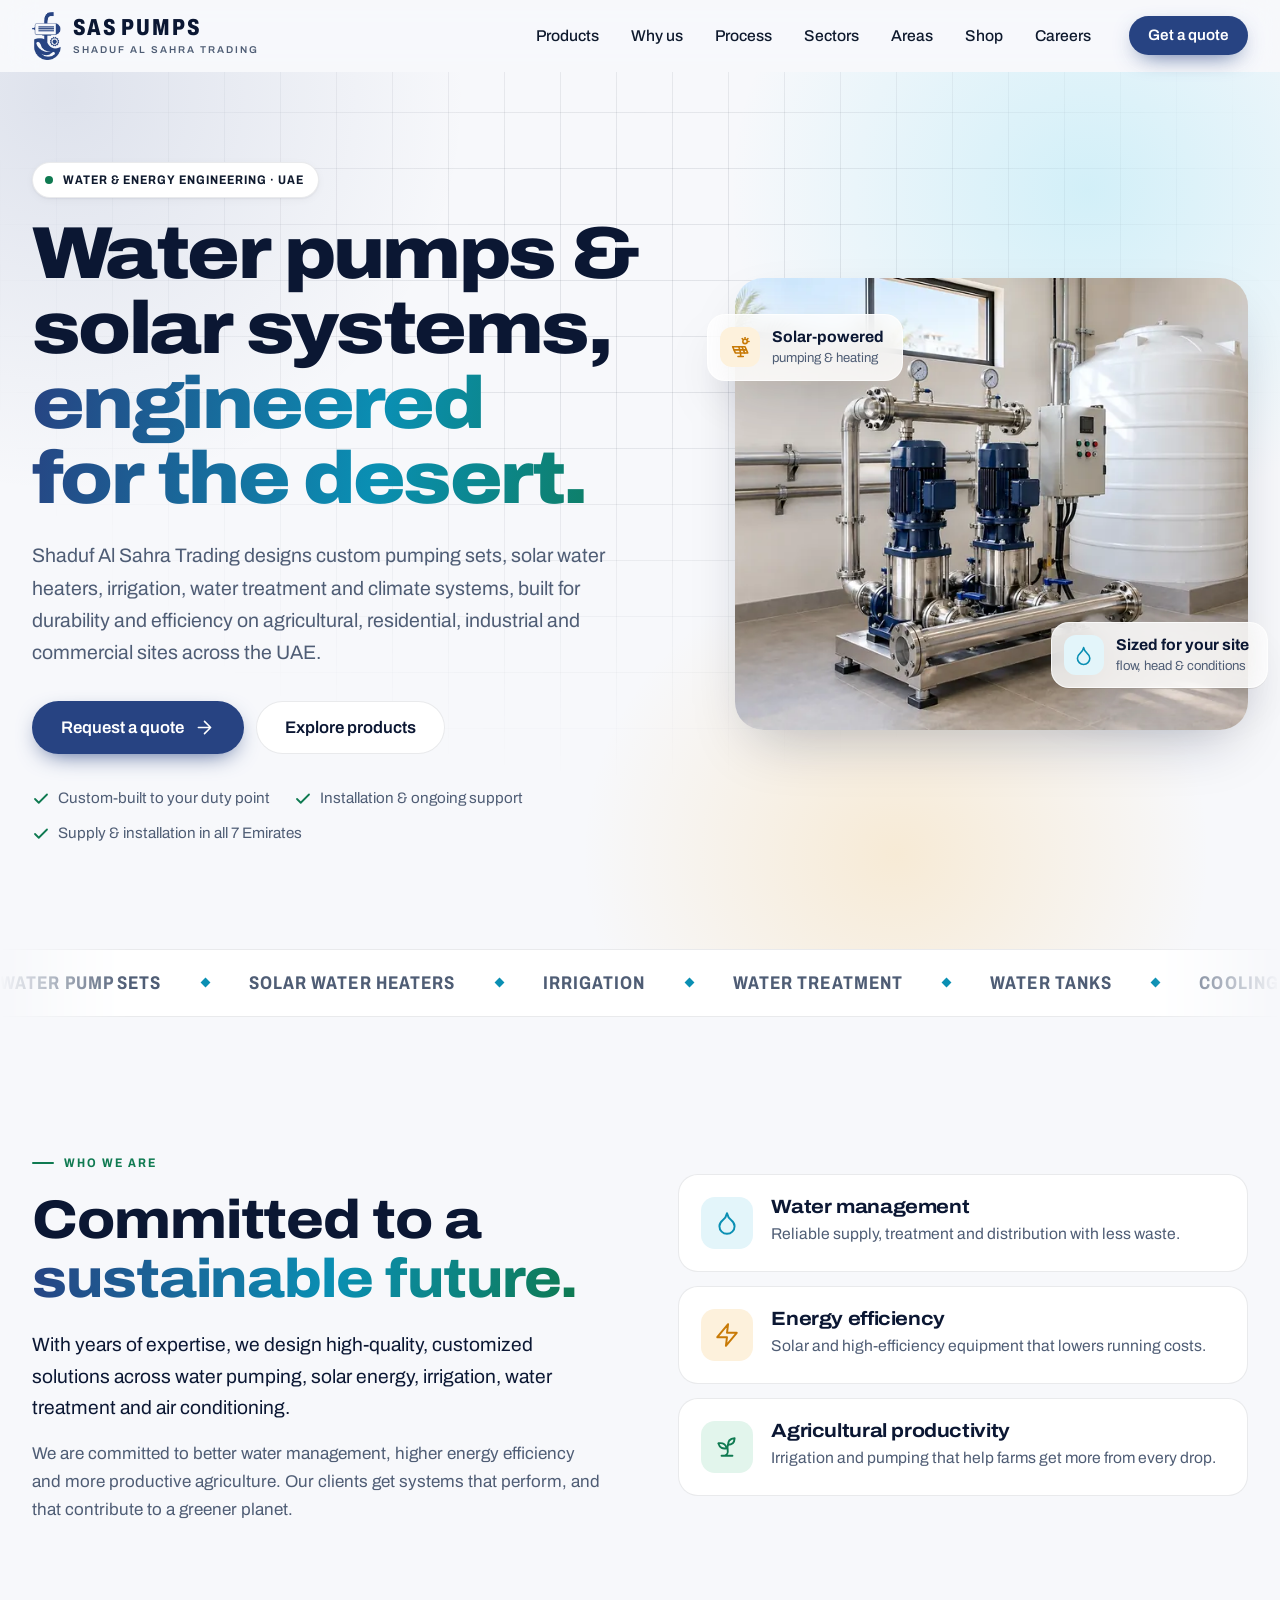
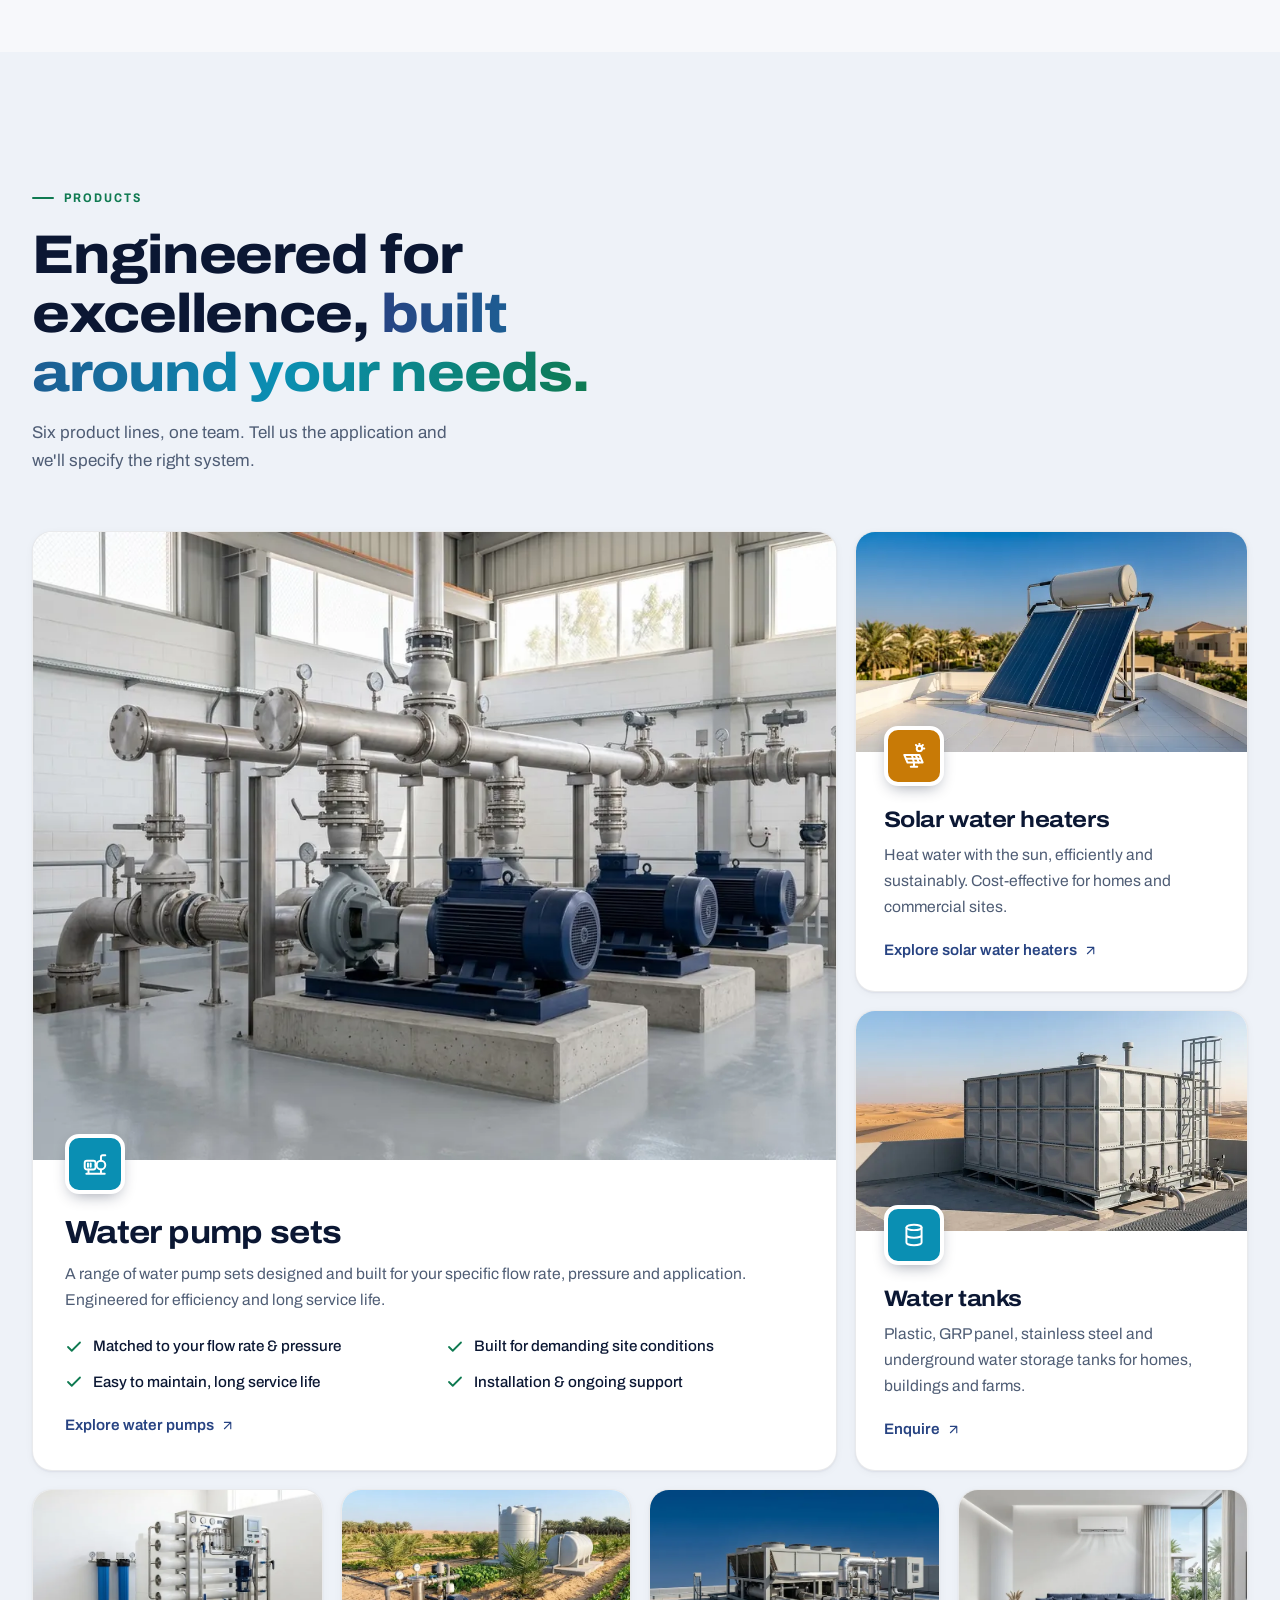
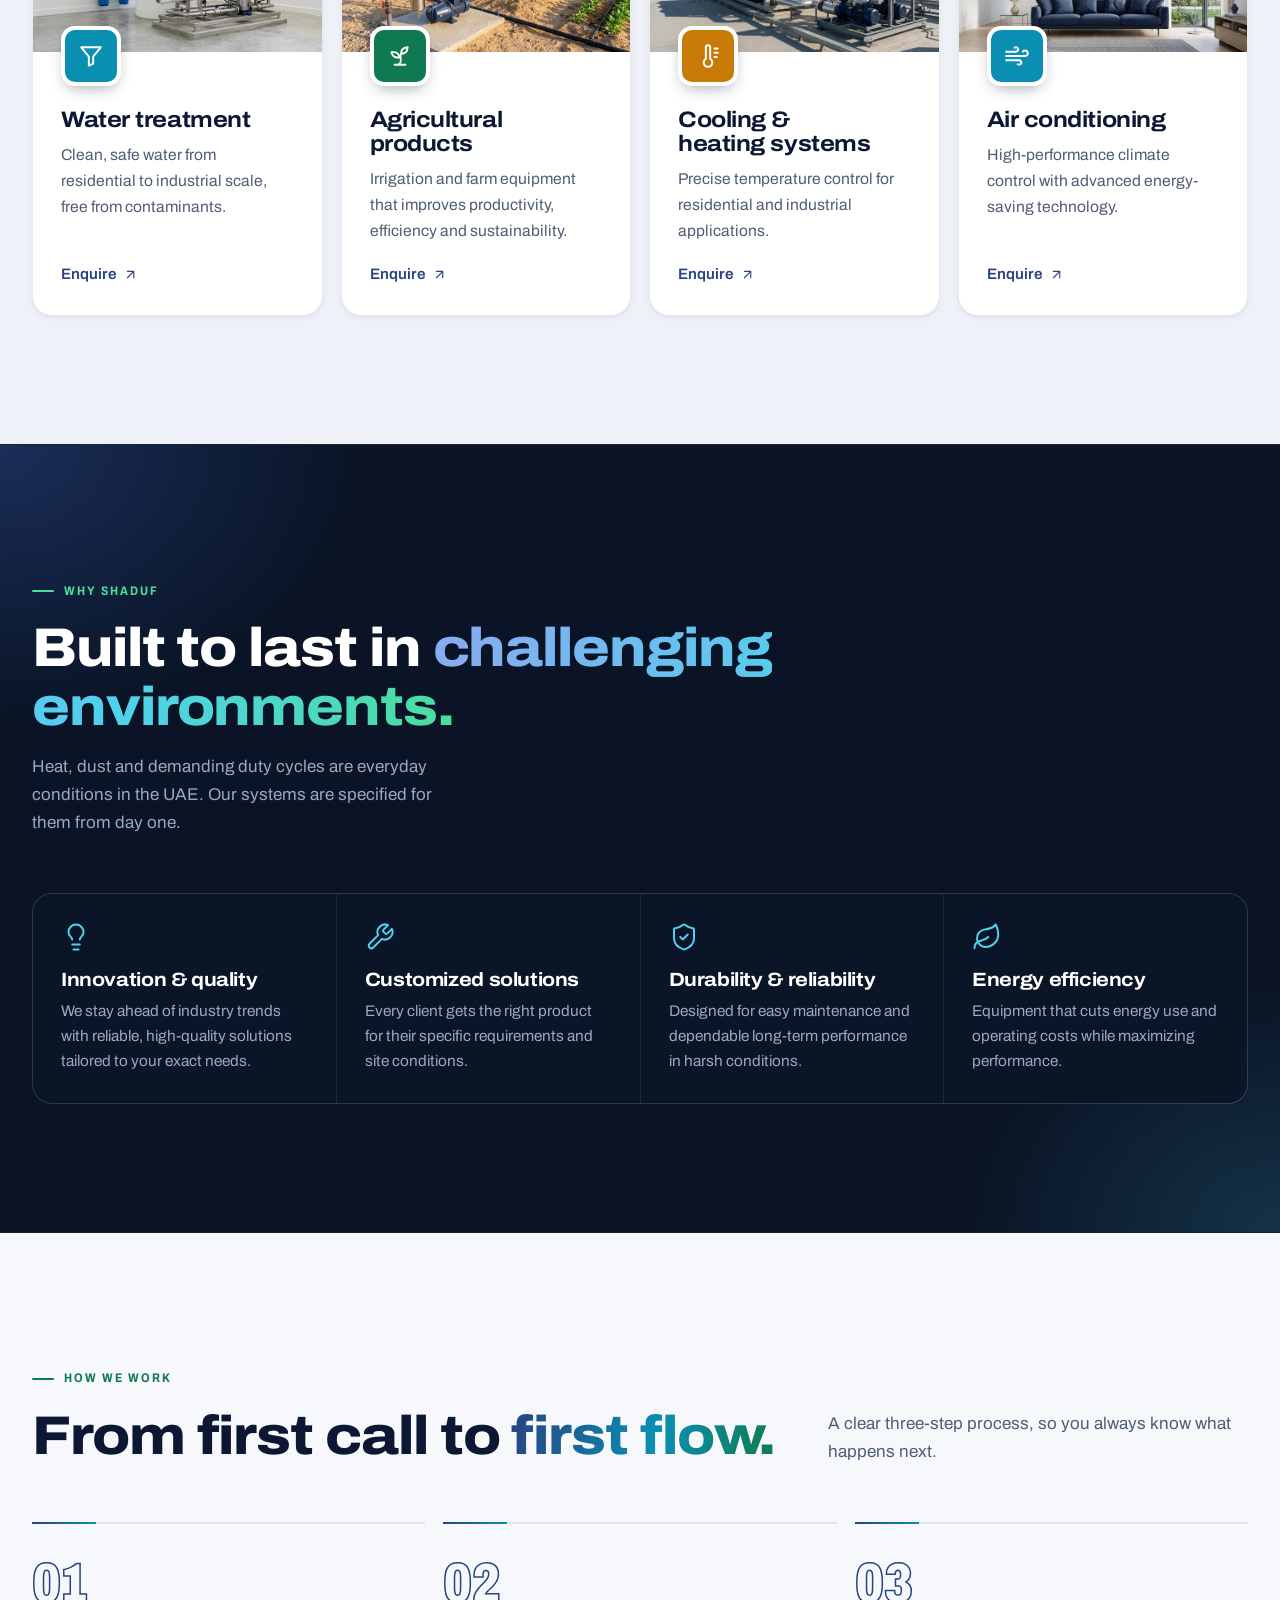
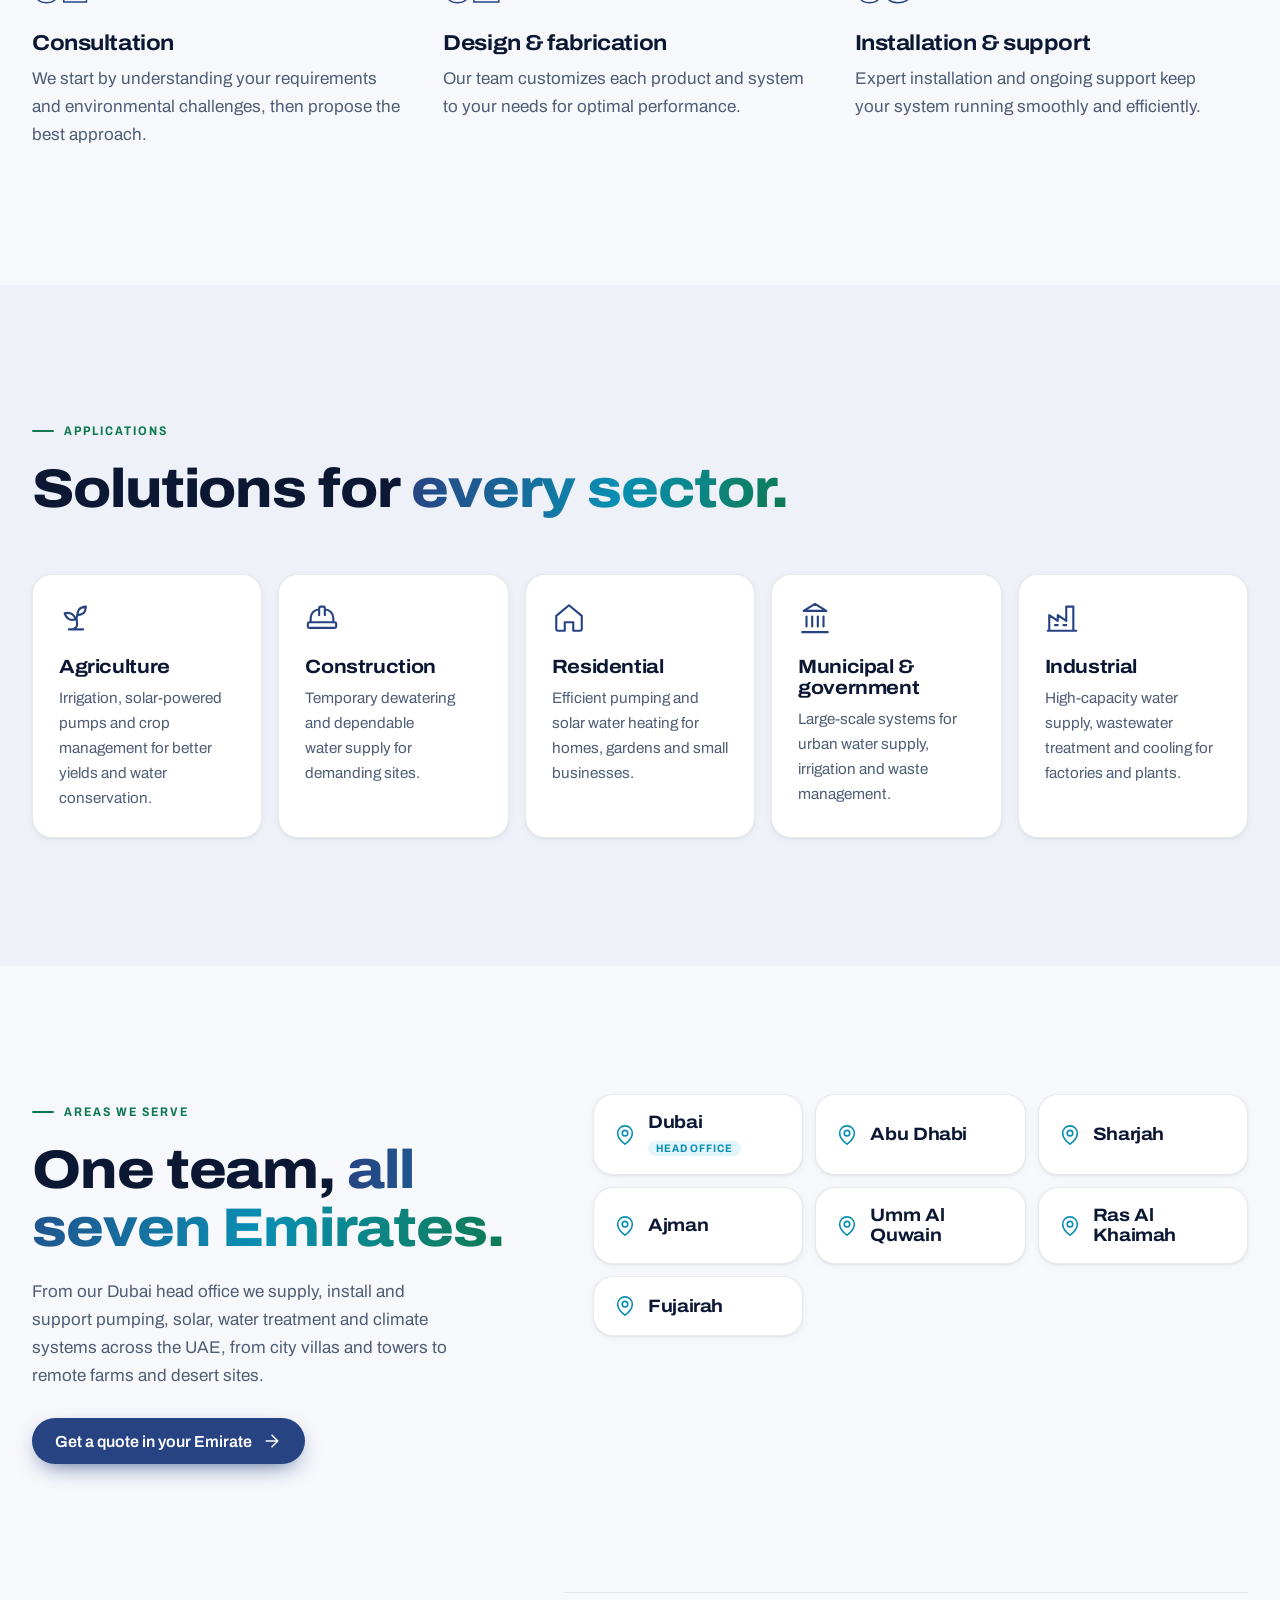
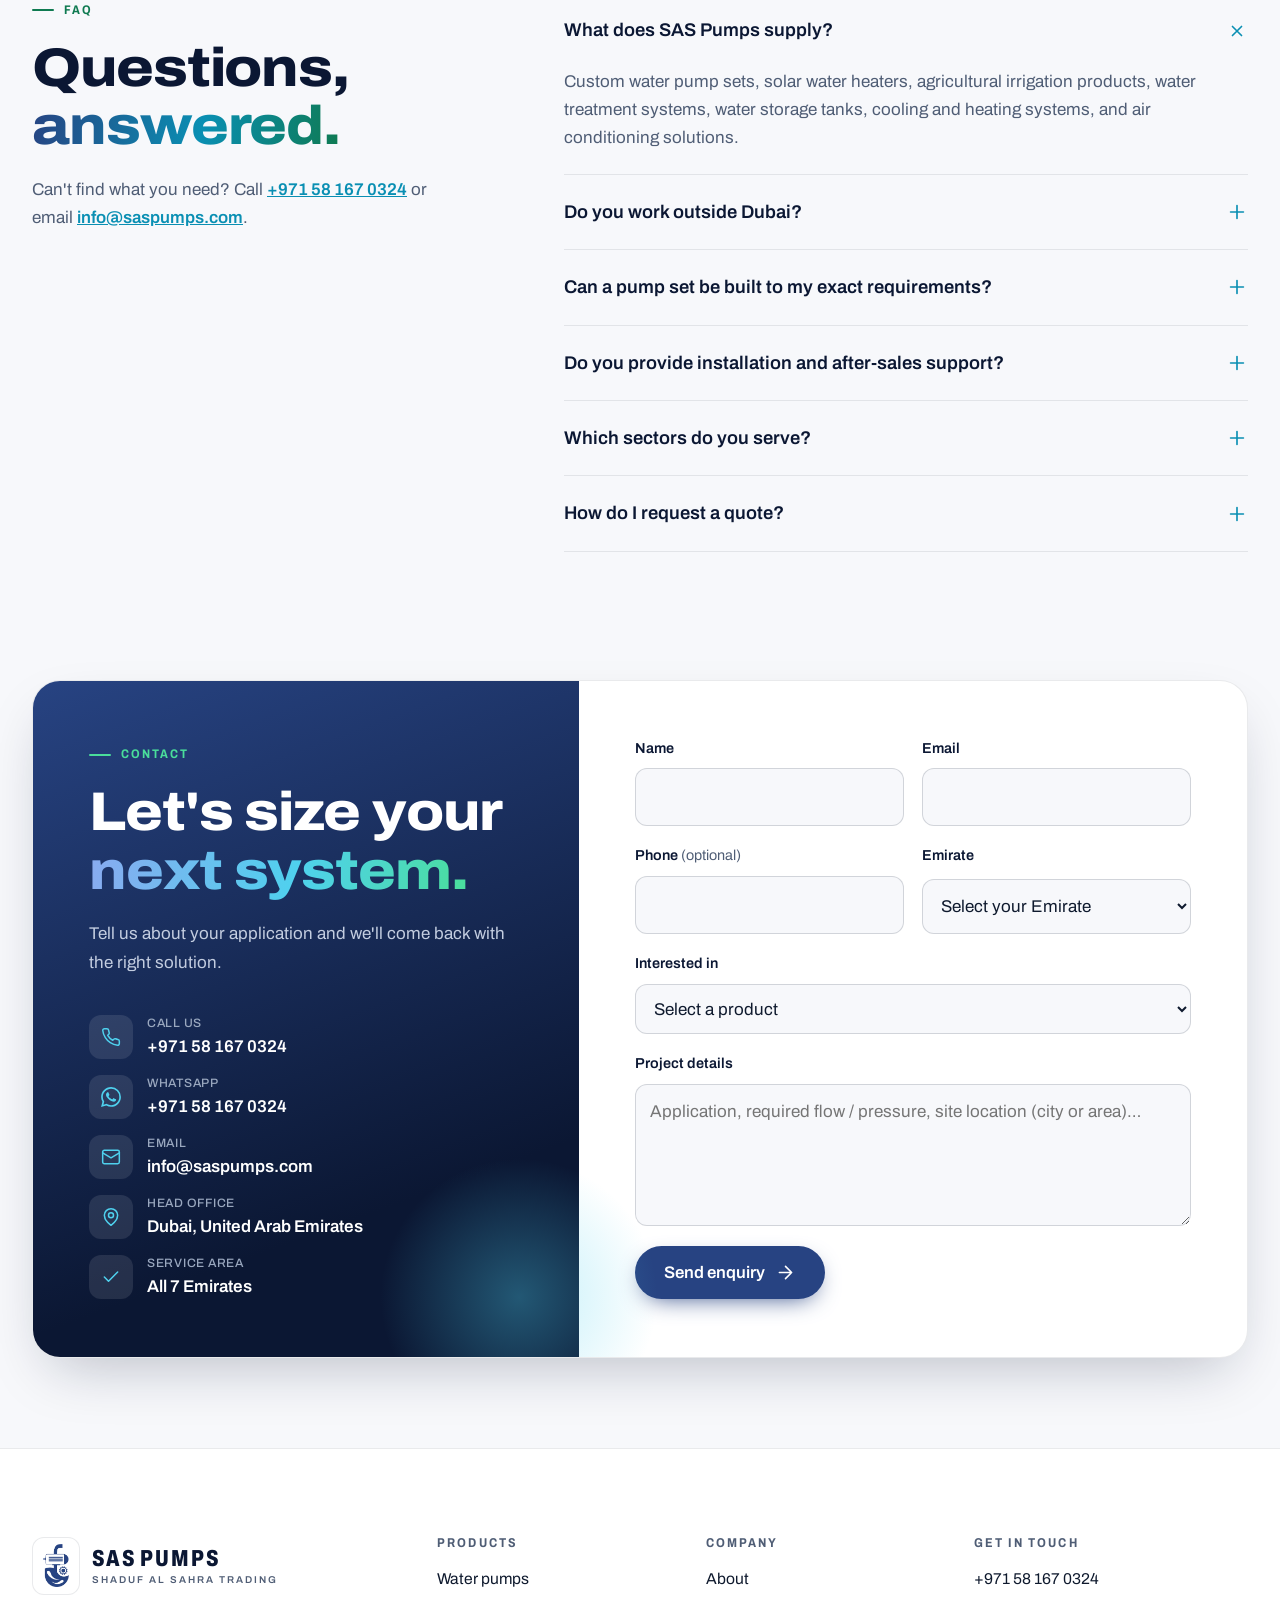
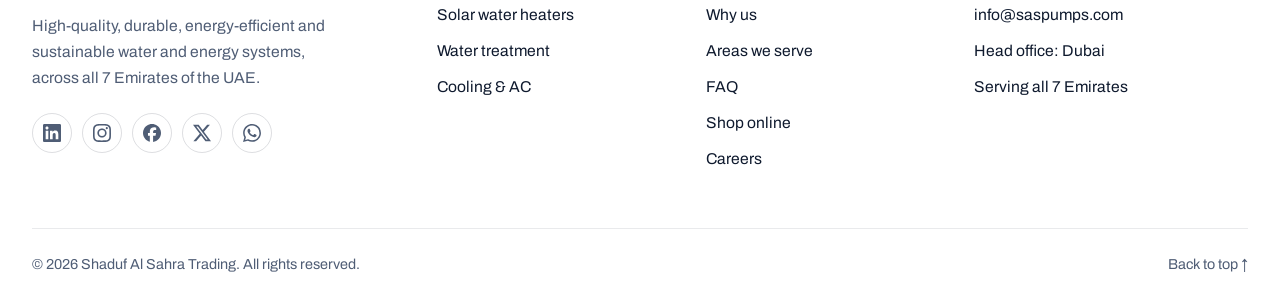
<file: index.html>
<!DOCTYPE html>
<html lang="en">

<head>
    <meta charset="UTF-8">
    <meta name="viewport" content="width=device-width, initial-scale=1, viewport-fit=cover">

    <title>SAS Pumps (Shaduf) | Water Pumps &amp; Solar Heaters UAE</title>
    <meta name="description"
        content="Custom water pump sets, solar water heaters, water treatment, irrigation &amp; HVAC, supplied and installed across all 7 Emirates: Dubai, Abu Dhabi, Sharjah &amp; more.">
    <meta name="robots" content="index, follow, max-image-preview:large, max-snippet:-1, max-video-preview:-1">
    <link rel="canonical" href="https://saspumps.com/">
    <meta name="theme-color" content="#ffffff" media="(prefers-color-scheme: light)">
    <meta name="theme-color" content="#08101f" media="(prefers-color-scheme: dark)">
    <meta name="color-scheme" content="light dark">

    <meta name="geo.region" content="AE">
    <meta name="geo.placename" content="United Arab Emirates">

    <!-- Open Graph / Twitter -->
    <meta property="og:type" content="website">
    <meta property="og:url" content="https://saspumps.com/">
    <meta property="og:site_name" content="SAS Pumps">
    <meta property="og:title" content="SAS Pumps | Water Pumps &amp; Solar Systems Across the UAE">
    <meta property="og:description"
        content="Custom water pump sets, solar water heaters, water treatment, irrigation and climate control solutions from Shaduf Al Sahra Trading, serving all 7 Emirates.">
    <meta property="og:image" content="https://saspumps.com/assets/img/og-image.jpg">
    <meta property="og:image:width" content="1200">
    <meta property="og:image:height" content="630">
    <meta property="og:image:alt" content="SAS Pumps: water pumps, solar and climate systems, serving all 7 Emirates of the UAE">
    <meta property="og:locale" content="en_AE">
    <meta name="twitter:card" content="summary_large_image">
    <meta name="twitter:title" content="SAS Pumps | Water Pumps &amp; Solar Systems Across the UAE">
    <meta name="twitter:description"
        content="Custom water pump sets, solar water heaters, water treatment and climate control solutions across all 7 Emirates of the UAE.">
    <meta name="twitter:image" content="https://saspumps.com/assets/img/og-image.jpg">

    <!-- Icons & manifest -->
    <link rel="icon" href="/assets/icons/favicon.ico" sizes="48x48">
    <link rel="icon" href="/assets/icons/favicon-32.png" type="image/png" sizes="32x32">
    <link rel="apple-touch-icon" href="/assets/icons/apple-touch-icon.png">
    <link rel="manifest" href="/site.webmanifest">

    <!-- Fonts -->
    <link rel="preconnect" href="https://fonts.googleapis.com">
    <link rel="preconnect" href="https://fonts.gstatic.com" crossorigin>
    <link rel="stylesheet"
        href="https://fonts.googleapis.com/css2?family=Archivo:ital,wdth,wght@0,62..125,300..900;1,62..125,300..900&display=swap">

    <link rel="preload" as="image" href="/assets/img/booster-pump-set.webp" imagesrcset="/assets/img/booster-pump-set-720.webp 720w, /assets/img/booster-pump-set.webp 1200w" imagesizes="(max-width: 900px) 100vw, 560px" type="image/webp" fetchpriority="high">
    <link rel="stylesheet" href="/styles.css">

    <script type="application/ld+json">
    {
      "@context": "https://schema.org",
      "@graph": [
        {
          "@type": "Organization",
          "@id": "https://saspumps.com/#organization",
          "name": "Shaduf Al Sahra Trading",
          "alternateName": ["SAS Pumps", "Shaduf Pumps", "Shaduf Al Sahra"],
          "url": "https://saspumps.com/",
          "logo": {
            "@type": "ImageObject",
            "url": "https://saspumps.com/assets/icons/icon-512.png",
            "width": 512,
            "height": 512
          },
          "image": "https://saspumps.com/assets/img/og-image.jpg",
          "email": "info@saspumps.com",
          "telephone": "+971581670324",
          "address": {
            "@type": "PostalAddress",
            "addressLocality": "Dubai",
            "addressRegion": "Dubai",
            "addressCountry": "AE"
          },
          "areaServed": [
            { "@type": "Country", "name": "United Arab Emirates" },
            { "@type": "AdministrativeArea", "name": "Dubai" },
            { "@type": "AdministrativeArea", "name": "Abu Dhabi" },
            { "@type": "AdministrativeArea", "name": "Sharjah" },
            { "@type": "AdministrativeArea", "name": "Ajman" },
            { "@type": "AdministrativeArea", "name": "Umm Al Quwain" },
            { "@type": "AdministrativeArea", "name": "Ras Al Khaimah" },
            { "@type": "AdministrativeArea", "name": "Fujairah" }
          ],
          "contactPoint": {
            "@type": "ContactPoint",
            "telephone": "+971581670324",
            "email": "info@saspumps.com",
            "contactType": "sales",
            "areaServed": "AE",
            "availableLanguage": ["English", "Arabic"]
          },
          "knowsAbout": [
            "Water pump sets", "Solar water heaters", "Solar-powered pumping",
            "Agricultural irrigation", "Water treatment", "Water storage tanks", "HVAC", "Construction dewatering"
          ],
          "hasOfferCatalog": {
            "@type": "OfferCatalog",
            "name": "Water and energy solutions",
            "itemListElement": [
              { "@type": "Offer", "itemOffered": { "@type": "Service", "name": "Custom water pump sets", "description": "Water pump sets designed and built for specific flow rates, pressures and applications." } },
              { "@type": "Offer", "itemOffered": { "@type": "Service", "name": "Solar water heaters", "description": "Solar water heating for residential and commercial hot water needs." } },
              { "@type": "Offer", "itemOffered": { "@type": "Service", "name": "Agricultural irrigation products", "description": "Irrigation systems and solar-powered pumps for farms." } },
              { "@type": "Offer", "itemOffered": { "@type": "Service", "name": "Water treatment systems", "description": "Treatment products for clean, safe water in residential and industrial settings." } },
              { "@type": "Offer", "itemOffered": { "@type": "Product", "name": "Water storage tanks", "description": "Plastic (polyethylene), GRP/FRP panel, stainless steel and underground water storage tanks for homes, buildings and farms." } },
              { "@type": "Offer", "itemOffered": { "@type": "Service", "name": "Cooling and heating systems", "description": "Temperature control for residential and industrial applications." } },
              { "@type": "Offer", "itemOffered": { "@type": "Service", "name": "Air conditioning solutions", "description": "Energy-efficient air conditioning systems for climate control." } }
            ]
          }
        },
        {
          "@type": "WebSite",
          "@id": "https://saspumps.com/#website",
          "url": "https://saspumps.com/",
          "name": "SAS Pumps",
          "inLanguage": "en",
          "publisher": { "@id": "https://saspumps.com/#organization" }
        },
        {
          "@type": "WebPage",
          "@id": "https://saspumps.com/#webpage",
          "url": "https://saspumps.com/",
          "name": "SAS Pumps (Shaduf) | Water Pumps & Solar Heaters UAE",
          "isPartOf": { "@id": "https://saspumps.com/#website" },
          "about": { "@id": "https://saspumps.com/#organization" },
          "primaryImageOfPage": "https://saspumps.com/assets/img/booster-pump-set.jpg",
          "inLanguage": "en"
        },
        {
          "@type": "FAQPage",
          "@id": "https://saspumps.com/#faq",
          "mainEntity": [
            { "@type": "Question", "name": "What does SAS Pumps supply?", "acceptedAnswer": { "@type": "Answer", "text": "Shaduf Al Sahra Trading (SAS Pumps) supplies custom water pump sets, solar water heaters, agricultural irrigation products, water treatment systems, water storage tanks, cooling and heating systems and air conditioning solutions." } },
            { "@type": "Question", "name": "Do you work outside Dubai?", "acceptedAnswer": { "@type": "Answer", "text": "Yes. From our Dubai head office we supply, install and support systems across all seven Emirates: Dubai, Abu Dhabi, Sharjah, Ajman, Umm Al Quwain, Ras Al Khaimah and Fujairah." } },
            { "@type": "Question", "name": "Can a pump set be built to my exact requirements?", "acceptedAnswer": { "@type": "Answer", "text": "Yes. Every pump set is designed around your required flow rate, pressure and application, and matched to your site conditions." } },
            { "@type": "Question", "name": "Do you provide installation and after-sales support?", "acceptedAnswer": { "@type": "Answer", "text": "Yes. We handle consultation, design and fabrication, then expert installation followed by ongoing support." } },
            { "@type": "Question", "name": "Which sectors do you serve?", "acceptedAnswer": { "@type": "Answer", "text": "Agriculture, construction, residential, municipal and government, and industrial clients." } },
            { "@type": "Question", "name": "How do I request a quote?", "acceptedAnswer": { "@type": "Answer", "text": "Call +971 58 167 0324, email info@saspumps.com, or send the enquiry form on saspumps.com with your application details." } }
          ]
        }
      ]
    }
    </script>
</head>

<body>
    <svg xmlns="http://www.w3.org/2000/svg" hidden>
        <symbol id="i-pump" viewBox="0 0 24 24"><rect x="2.5" y="9" width="10" height="8" rx="2"/><path d="M5.5 11.5v3M8 11.5v3M12.5 13h1"/><circle cx="17.5" cy="13" r="4"/><path d="M17.5 9V5.5a1.5 1.5 0 0 1 1.5-1.5h2.5M4 21h17M6 17v4M17.5 17v4"/></symbol>
        <symbol id="i-solar" viewBox="0 0 24 24"><circle cx="17" cy="5" r="2.5"/><path d="M17 .5v1M21.5 5h-1M20.2 1.8l-.7.7M13.8 1.8l.7.7"/><path d="M3 11h14l3 7H6z"/><path d="M4.5 14.5h14M10 11l2 7M13.5 11l3 7M12 18v4M9 22h6"/></symbol>
        <symbol id="i-sprout" viewBox="0 0 24 24"><path d="M7 20h10M10 20c5.5-2.5.8-6.4 3-10"/><path d="M9.5 9.4c1.1.8 1.8 2.2 2.3 3.7-2 .4-3.5.4-4.8-.3-1.2-.6-2.3-1.9-3-4.2 2.8-.5 4.4 0 5.5.8z"/><path d="M14.1 6a7 7 0 0 0-1.1 4c1.9-.1 3.3-.6 4.3-1.4 1-1 1.6-2.3 1.7-4.6-2.7.1-4 1-4.9 2z"/></symbol>
        <symbol id="i-droplet" viewBox="0 0 24 24"><path d="M12 22a7 7 0 0 0 7-7c0-2-1-3.9-3-5.5s-3.5-4-4-6.5c-.5 2.5-2 4.9-4 6.5C6 11.1 5 13 5 15a7 7 0 0 0 7 7z"/></symbol>
        <symbol id="i-filter" viewBox="0 0 24 24"><path d="M3 4h18l-7 8.5V19l-4 2v-8.5z"/></symbol>
        <symbol id="i-thermo" viewBox="0 0 24 24"><path d="M14 4v10.54a4 4 0 1 1-4 0V4a2 2 0 0 1 4 0z"/><path d="M18 5h3M18 9h3M18 13h2"/></symbol>
        <symbol id="i-wind" viewBox="0 0 24 24"><path d="M12.8 19.6A2 2 0 1 0 14 16H2M17.5 8a2.5 2.5 0 1 1 2 4H2M9.8 4.4A2 2 0 1 1 11 8H2"/></symbol>
        <symbol id="i-bolt" viewBox="0 0 24 24"><path d="M13 2 3 14h9l-1 8 10-12h-9z"/></symbol>
        <symbol id="i-bulb" viewBox="0 0 24 24"><path d="M15 14c.2-1 .7-1.7 1.5-2.5 1-.9 1.5-2.2 1.5-3.5A6 6 0 0 0 6 8c0 1 .2 2.2 1.5 3.5.7.7 1.3 1.5 1.5 2.5M9 18h6M10 22h4"/></symbol>
        <symbol id="i-wrench" viewBox="0 0 24 24"><path d="M14.7 6.3a1 1 0 0 0 0 1.4l1.6 1.6a1 1 0 0 0 1.4 0l3.77-3.77a6 6 0 0 1-7.94 7.94l-6.91 6.91a2.12 2.12 0 0 1-3-3l6.91-6.91a6 6 0 0 1 7.94-7.94z"/></symbol>
        <symbol id="i-shield" viewBox="0 0 24 24"><path d="M20 13c0 5-3.5 7.5-7.66 8.95a1 1 0 0 1-.67-.01C7.5 20.5 4 18 4 13V6a1 1 0 0 1 1-1c2 0 4.5-1.2 6.24-2.72a1.17 1.17 0 0 1 1.52 0C14.51 3.81 17 5 19 5a1 1 0 0 1 1 1z"/><path d="m9 12 2 2 4-4"/></symbol>
        <symbol id="i-leaf" viewBox="0 0 24 24"><path d="M11 20A7 7 0 0 1 9.8 6.1C15.5 5 17 4.48 19 2c1 2 2 4.18 2 8 0 5.5-4.78 10-10 10z"/><path d="M2 21c0-3 1.85-5.36 5.08-6C9.5 14.52 12 13 13 12"/></symbol>
        <symbol id="i-hardhat" viewBox="0 0 24 24"><path d="M2 18a1 1 0 0 0 1 1h18a1 1 0 0 0 1-1v-2a1 1 0 0 0-1-1H3a1 1 0 0 0-1 1z"/><path d="M10 10V5a1 1 0 0 1 1-1h2a1 1 0 0 1 1 1v5M4 15v-3a6 6 0 0 1 6-6M14 6a6 6 0 0 1 6 6v3"/></symbol>
        <symbol id="i-home" viewBox="0 0 24 24"><path d="M3 10.5 12 3l9 7.5V20a1 1 0 0 1-1 1h-5v-6h-6v6H4a1 1 0 0 1-1-1z"/></symbol>
        <symbol id="i-landmark" viewBox="0 0 24 24"><path d="M3 22h18M6 18v-7M10 18v-7M14 18v-7M18 18v-7M12 2l8 5H4z"/></symbol>
        <symbol id="i-factory" viewBox="0 0 24 24"><path d="M2 21h20M3 21V10l6 4v-4l6 4V4h5v17M7 17h2M13 17h2"/></symbol>
        <symbol id="i-phone" viewBox="0 0 24 24"><path d="M22 16.92v3a2 2 0 0 1-2.18 2 19.79 19.79 0 0 1-8.63-3.07 19.5 19.5 0 0 1-6-6 19.79 19.79 0 0 1-3.07-8.67A2 2 0 0 1 4.11 2h3a2 2 0 0 1 2 1.72c.13.96.36 1.9.7 2.81a2 2 0 0 1-.45 2.11L8.09 9.91a16 16 0 0 0 6 6l1.27-1.27a2 2 0 0 1 2.11-.45c.91.34 1.85.57 2.81.7A2 2 0 0 1 22 16.92z"/></symbol>
        <symbol id="i-mail" viewBox="0 0 24 24"><rect x="2" y="4" width="20" height="16" rx="2"/><path d="m22 7-10 6L2 7"/></symbol>
        <symbol id="i-pin" viewBox="0 0 24 24"><path d="M20 10c0 6-8 12-8 12s-8-6-8-12a8 8 0 0 1 16 0z"/><circle cx="12" cy="10" r="3"/></symbol>
        <symbol id="i-arrow" viewBox="0 0 24 24"><path d="M5 12h14M12 5l7 7-7 7"/></symbol>
        <symbol id="i-arrow-ur" viewBox="0 0 24 24"><path d="M7 17 17 7M7 7h10v10"/></symbol>
        <symbol id="i-check" viewBox="0 0 24 24"><path d="M20 6 9 17l-5-5"/></symbol>
        <symbol id="i-plus" viewBox="0 0 24 24"><path d="M12 5v14M5 12h14"/></symbol>
        <symbol id="i-menu" viewBox="0 0 24 24"><path d="M4 7h16M4 12h16M4 17h16"/></symbol>
        <symbol id="i-close" viewBox="0 0 24 24"><path d="M18 6 6 18M6 6l12 12"/></symbol>
        <symbol id="i-tank" viewBox="0 0 24 24"><ellipse cx="12" cy="5" rx="7" ry="2.5"/><path d="M5 5v14c0 1.4 3.1 2.5 7 2.5s7-1.1 7-2.5V5M5 12c0 1.4 3.1 2.5 7 2.5s7-1.1 7-2.5"/></symbol>
        <symbol id="i-cart" viewBox="0 0 24 24"><circle cx="8" cy="21" r="1"/><circle cx="19" cy="21" r="1"/><path d="M2.05 2.05h2l2.66 12.42a2 2 0 0 0 2 1.58h9.78a2 2 0 0 0 1.95-1.57l1.65-7.43H5.12"/></symbol>
        <symbol id="i-linkedin" viewBox="0 0 24 24"><path d="M20.447 20.452h-3.554v-5.569c0-1.328-.027-3.037-1.852-3.037-1.853 0-2.136 1.445-2.136 2.939v5.667H9.351V9h3.414v1.561h.046c.477-.9 1.637-1.85 3.37-1.85 3.601 0 4.267 2.37 4.267 5.455v6.286zM5.337 7.433c-1.144 0-2.063-.926-2.063-2.065 0-1.138.92-2.063 2.063-2.063 1.14 0 2.064.925 2.064 2.063 0 1.139-.925 2.065-2.064 2.065zm1.782 13.019H3.555V9h3.564v11.452zM22.225 0H1.771C.792 0 0 .774 0 1.729v20.542C0 23.227.792 24 1.771 24h20.451C23.2 24 24 23.227 24 22.271V1.729C24 .774 23.2 0 22.222 0h.003z"/></symbol>
        <symbol id="i-instagram" viewBox="0 0 24 24"><path d="M7.0301.084c-1.2768.0602-2.1487.264-2.911.5634-.7888.3075-1.4575.72-2.1228 1.3877-.6652.6677-1.075 1.3368-1.3802 2.127-.2954.7638-.4956 1.6365-.552 2.914-.0564 1.2775-.0689 1.6882-.0626 4.947.0062 3.2586.0206 3.6671.0825 4.9473.061 1.2765.264 2.1482.5635 2.9107.308.7889.72 1.4573 1.388 2.1228.6679.6655 1.3365 1.0743 2.1285 1.38.7632.295 1.6361.4961 2.9134.552 1.2773.056 1.6884.069 4.9462.0627 3.2578-.0062 3.668-.0207 4.9478-.0814 1.28-.0607 2.147-.2652 2.9098-.5633.7889-.3086 1.4578-.72 2.1228-1.3881.665-.6682 1.0745-1.3378 1.3795-2.1284.2957-.7632.4966-1.636.552-2.9124.056-1.2809.0692-1.6898.063-4.948-.0063-3.2583-.021-3.6668-.0817-4.9465-.0607-1.2797-.264-2.1487-.5633-2.9117-.3084-.7889-.72-1.4568-1.3876-2.1228C21.2982 1.33 20.628.9208 19.8378.6165 19.074.321 18.2017.1197 16.9244.0645 15.6471.0093 15.236-.005 11.977.0014 8.718.0076 8.31.0215 7.0301.0839m.1402 21.6932c-1.17-.0509-1.8053-.2453-2.2287-.408-.5606-.216-.96-.4771-1.3819-.895-.422-.4178-.6811-.8186-.9-1.378-.1644-.4234-.3624-1.058-.4171-2.228-.0595-1.2645-.072-1.6442-.079-4.848-.007-3.2037.0053-3.583.0607-4.848.05-1.169.2456-1.805.408-2.2282.216-.5613.4762-.96.895-1.3816.4188-.4217.8184-.6814 1.3783-.9003.423-.1651 1.0575-.3614 2.227-.4171 1.2655-.06 1.6447-.072 4.848-.079 3.2033-.007 3.5835.005 4.8495.0608 1.169.0508 1.8053.2445 2.228.408.5608.216.96.4754 1.3816.895.4217.4194.6816.8176.9005 1.3787.1653.4217.3617 1.056.4169 2.2263.0602 1.2655.0739 1.645.0796 4.848.0058 3.203-.0055 3.5834-.061 4.848-.051 1.17-.245 1.8055-.408 2.2294-.216.5604-.4763.96-.8954 1.3814-.419.4215-.8181.6811-1.3783.9-.4224.1649-1.0577.3617-2.2262.4174-1.2656.0595-1.6448.072-4.8493.079-3.2045.007-3.5825-.006-4.848-.0608M16.953 5.5864A1.44 1.44 0 1 0 18.39 4.144a1.44 1.44 0 0 0-1.437 1.4424M5.8385 12.012c.0067 3.4032 2.7706 6.1557 6.173 6.1493 3.4026-.0065 6.157-2.7701 6.1506-6.1733-.0065-3.4032-2.771-6.1565-6.174-6.1498-3.403.0067-6.156 2.771-6.1496 6.1738M8 12.0077a4 4 0 1 1 4.008 3.9921A3.9996 3.9996 0 0 1 8 12.0077"/></symbol>
        <symbol id="i-facebook" viewBox="0 0 24 24"><path d="M9.101 23.691v-7.98H6.627v-3.667h2.474v-1.58c0-4.085 1.848-5.978 5.858-5.978.401 0 .955.042 1.468.103a8.68 8.68 0 0 1 1.141.195v3.325a8.623 8.623 0 0 0-.653-.036 26.805 26.805 0 0 0-.733-.009c-.707 0-1.259.096-1.675.309a1.686 1.686 0 0 0-.679.622c-.258.42-.374.995-.374 1.752v1.297h3.919l-.386 2.103-.287 1.564h-3.246v8.245C19.396 23.238 24 18.179 24 12.044c0-6.627-5.373-12-12-12s-12 5.373-12 12c0 5.628 3.874 10.35 9.101 11.647Z"/></symbol>
        <symbol id="i-x" viewBox="0 0 24 24"><path d="M18.901 1.153h3.68l-8.04 9.19L24 22.846h-7.406l-5.8-7.584-6.638 7.584H.474l8.6-9.83L0 1.154h7.594l5.243 6.932ZM17.61 20.644h2.039L6.486 3.24H4.298Z"/></symbol>
        <symbol id="i-whatsapp" viewBox="0 0 24 24"><path d="M17.472 14.382c-.297-.149-1.758-.867-2.03-.967-.273-.099-.471-.148-.67.15-.197.297-.767.966-.94 1.164-.173.199-.347.223-.644.075-.297-.15-1.255-.463-2.39-1.475-.883-.788-1.48-1.761-1.653-2.059-.173-.297-.018-.458.13-.606.134-.133.298-.347.446-.52.149-.174.198-.298.298-.497.099-.198.05-.371-.025-.52-.075-.149-.669-1.612-.916-2.207-.242-.579-.487-.5-.669-.51-.173-.008-.371-.01-.57-.01-.198 0-.52.074-.792.372-.272.297-1.04 1.016-1.04 2.479 0 1.462 1.065 2.875 1.213 3.074.149.198 2.096 3.2 5.077 4.487.709.306 1.262.489 1.694.625.712.227 1.36.195 1.871.118.571-.085 1.758-.719 2.006-1.413.248-.694.248-1.289.173-1.413-.074-.124-.272-.198-.57-.347m-5.421 7.403h-.004a9.87 9.87 0 01-5.031-1.378l-.361-.214-3.741.982.998-3.648-.235-.374a9.86 9.86 0 01-1.51-5.26c.001-5.45 4.436-9.884 9.888-9.884 2.64 0 5.122 1.03 6.988 2.898a9.825 9.825 0 012.893 6.994c-.003 5.45-4.437 9.884-9.885 9.884m8.413-18.297A11.815 11.815 0 0012.05 0C5.495 0 .16 5.335.157 11.892c0 2.096.547 4.142 1.588 5.945L.057 24l6.305-1.654a11.882 11.882 0 005.683 1.448h.005c6.554 0 11.89-5.335 11.893-11.893a11.821 11.821 0 00-3.48-8.413Z"/></symbol>
    </svg>

    <a class="skip-link" href="#main">Skip to content</a>

    <header class="site-header" data-header>
        <div class="container header-inner">
            <a class="brand" href="/" aria-label="SAS Pumps home">
                <img class="brand-mark" src="/assets/img/logo-mark.webp" alt="" width="29" height="48">
                <span class="brand-text">
                    <span class="brand-name">SAS Pumps</span>
                    <span class="brand-sub">Shaduf Al Sahra Trading</span>
                </span>
            </a>
            <nav class="site-nav" id="site-nav" aria-label="Main">
                <ul>
                    <li><a href="#products">Products</a></li>
                    <li><a href="#why-us">Why us</a></li>
                    <li><a href="#process">Process</a></li>
                    <li><a href="#applications">Sectors</a></li>
                    <li><a href="#areas">Areas</a></li>
                    <li><a href="/shop.html">Shop</a></li>
                    <li><a href="/careers.html">Careers</a></li>
                    <li class="nav-cta-mobile"><a class="btn btn-primary" href="#contact">Get a quote</a></li>
                </ul>
            </nav>
            <a class="btn btn-primary btn-sm header-cta" href="#contact">Get a quote</a>
            <button class="nav-toggle" type="button" aria-expanded="false" aria-controls="site-nav">
                <span class="visually-hidden">Menu</span>
                <svg class="i i-open" aria-hidden="true"><use href="#i-menu"/></svg>
                <svg class="i i-close" aria-hidden="true"><use href="#i-close"/></svg>
            </button>
        </div>
    </header>

    <main id="main">
        <!-- Hero -->
        <section class="hero" aria-labelledby="hero-title">
            <div class="hero-bg" aria-hidden="true"></div>
            <div class="container hero-grid">
                <div class="hero-copy">
                    <p class="eyebrow"><span class="pulse" aria-hidden="true"></span> Water &amp; energy engineering · UAE</p>
                    <h1 id="hero-title">Water pumps &amp; solar systems, <span class="accent">engineered for the desert.</span></h1>
                    <p class="lead">Shaduf Al Sahra Trading designs custom pumping sets, solar water heaters, irrigation,
                        water treatment and climate systems, built for durability and efficiency on agricultural,
                        residential, industrial and commercial sites across the UAE.</p>
                    <div class="hero-actions">
                        <a class="btn btn-primary btn-lg" href="#contact">Request a quote <svg class="i" aria-hidden="true"><use href="#i-arrow"/></svg></a>
                        <a class="btn btn-ghost btn-lg" href="#products">Explore products</a>
                    </div>
                    <ul class="hero-points" role="list">
                        <li><svg class="i" aria-hidden="true"><use href="#i-check"/></svg> Custom-built to your duty point</li>
                        <li><svg class="i" aria-hidden="true"><use href="#i-check"/></svg> Installation &amp; ongoing support</li>
                        <li><svg class="i" aria-hidden="true"><use href="#i-check"/></svg> Supply &amp; installation in all 7 Emirates</li>
                    </ul>
                </div>
                <figure class="hero-media">
                    <picture>
                        <source srcset="/assets/img/booster-pump-set-720.webp 720w, /assets/img/booster-pump-set.webp 1200w"
                            sizes="(max-width: 900px) 100vw, 560px" type="image/webp">
                        <img src="/assets/img/booster-pump-set.jpg" width="1200" height="900" fetchpriority="high"
                            alt="Twin booster pump set with blue electric motors and stainless-steel pipework beside a water storage tank in a villa plant room">
                    </picture>
                    <div class="float-card float-card--top">
                        <span class="float-icon"><svg class="i" aria-hidden="true"><use href="#i-solar"/></svg></span>
                        <span><strong>Solar-powered</strong><small>pumping &amp; heating</small></span>
                    </div>
                    <div class="float-card float-card--bottom">
                        <span class="float-icon float-icon--water"><svg class="i" aria-hidden="true"><use href="#i-droplet"/></svg></span>
                        <span><strong>Sized for your site</strong><small>flow, head &amp; conditions</small></span>
                    </div>
                </figure>
            </div>
        </section>

        <!-- Ticker -->
        <div class="ticker" aria-hidden="true">
            <div class="ticker-track">
                <span>Water pump sets</span><span>Solar water heaters</span><span>Irrigation</span><span>Water treatment</span><span>Water tanks</span><span>Cooling &amp; heating</span><span>Air conditioning</span><span>Dewatering</span><span>Municipal supply</span>
                <span>Water pump sets</span><span>Solar water heaters</span><span>Irrigation</span><span>Water treatment</span><span>Water tanks</span><span>Cooling &amp; heating</span><span>Air conditioning</span><span>Dewatering</span><span>Municipal supply</span>
            </div>
        </div>

        <!-- About -->
        <section class="section about" id="about" aria-labelledby="about-title">
            <div class="container about-grid">
                <div class="reveal">
                    <p class="eyebrow">Who we are</p>
                    <h2 id="about-title" class="h2">Committed to a <span class="accent">sustainable future.</span></h2>
                    <p class="body-lg">With years of expertise, we design high-quality, customized solutions across water
                        pumping, solar energy, irrigation, water treatment and air conditioning.</p>
                    <p>We are committed to better water management, higher energy efficiency and more productive
                        agriculture. Our clients get systems that perform, and that contribute to a greener planet.</p>
                </div>
                <ul class="pillars" role="list">
                    <li class="pillar reveal">
                        <span class="icon-tile"><svg class="i" aria-hidden="true"><use href="#i-droplet"/></svg></span>
                        <div><h3>Water management</h3><p>Reliable supply, treatment and distribution with less waste.</p></div>
                    </li>
                    <li class="pillar reveal">
                        <span class="icon-tile icon-tile--sun"><svg class="i" aria-hidden="true"><use href="#i-bolt"/></svg></span>
                        <div><h3>Energy efficiency</h3><p>Solar and high-efficiency equipment that lowers running costs.</p></div>
                    </li>
                    <li class="pillar reveal">
                        <span class="icon-tile icon-tile--green"><svg class="i" aria-hidden="true"><use href="#i-sprout"/></svg></span>
                        <div><h3>Agricultural productivity</h3><p>Irrigation and pumping that help farms get more from every drop.</p></div>
                    </li>
                </ul>
            </div>
        </section>

        <!-- Products -->
        <section class="section products" id="products" aria-labelledby="products-title">
            <div class="container">
                <div class="section-head reveal">
                    <div>
                        <p class="eyebrow">Products</p>
                        <h2 id="products-title" class="h2">Engineered for excellence, <span class="accent">built around your needs.</span></h2>
                    </div>
                    <p class="section-intro">Six product lines, one team. Tell us the application and we'll specify the right system.</p>
                </div>

                <div class="bento">
                    <article class="card product product--feature reveal">
                        <picture class="product-media">
                            <source srcset="/assets/img/pump-station-centrifugal-720.webp 720w, /assets/img/pump-station-centrifugal.webp 1200w"
                                sizes="(max-width: 640px) 100vw, (max-width: 1024px) 50vw, 820px" type="image/webp">
                            <img src="/assets/img/pump-station-centrifugal.jpg" width="1200" height="805" loading="lazy" decoding="async"
                                alt="Pumping station with three centrifugal pumps, blue electric motors and stainless-steel headers">
                        </picture>
                        <div class="product-body">
                            <span class="icon-tile"><svg class="i" aria-hidden="true"><use href="#i-pump"/></svg></span>
                            <h3>Water pump sets</h3>
                            <p>A range of water pump sets designed and built for your specific flow rate, pressure and
                                application. Engineered for efficiency and long service life.</p>
                            <ul class="product-specs" role="list">
                                <li><svg class="i" aria-hidden="true"><use href="#i-check"/></svg> Matched to your flow rate &amp; pressure</li>
                                <li><svg class="i" aria-hidden="true"><use href="#i-check"/></svg> Built for demanding site conditions</li>
                                <li><svg class="i" aria-hidden="true"><use href="#i-check"/></svg> Easy to maintain, long service life</li>
                                <li><svg class="i" aria-hidden="true"><use href="#i-check"/></svg> Installation &amp; ongoing support</li>
                            </ul>
                            <a class="link-arrow" href="/water-pumps.html">Explore water pumps <svg class="i" aria-hidden="true"><use href="#i-arrow-ur"/></svg></a>
                        </div>
                    </article>

                    <article class="card product product--photo product--side reveal">
                        <picture class="product-thumb">
                            <source srcset="/assets/img/solar-water-heater-flat-plate-720.webp" type="image/webp">
                            <img src="/assets/img/solar-water-heater-flat-plate.jpg" width="1200" height="655" loading="lazy" decoding="async"
                                alt="Flat-plate solar water heater with two collectors and a storage tank on a villa rooftop in the UAE">
                        </picture>
                        <div class="product-photo-body">
                            <span class="icon-tile icon-tile--sun"><svg class="i" aria-hidden="true"><use href="#i-solar"/></svg></span>
                            <h3>Solar water heaters</h3>
                            <p>Heat water with the sun, efficiently and sustainably. Cost-effective for homes and commercial sites.</p>
                            <a class="link-arrow" href="/solar-water-heaters.html">Explore solar water heaters <svg class="i" aria-hidden="true"><use href="#i-arrow-ur"/></svg></a>
                        </div>
                    </article>

                    <article class="card product product--photo product--side reveal">
                        <picture class="product-thumb">
                            <source srcset="/assets/img/water-tanks-720.webp" type="image/webp">
                            <img src="/assets/img/water-tanks.jpg" width="960" height="524" loading="lazy" decoding="async"
                                alt="GRP sectional panel water storage tank on a steel base frame, installed on a rooftop in the UAE">
                        </picture>
                        <div class="product-photo-body">
                            <span class="icon-tile"><svg class="i" aria-hidden="true"><use href="#i-tank"/></svg></span>
                            <h3>Water tanks</h3>
                            <p>Plastic, GRP panel, stainless steel and underground water storage tanks for homes, buildings and farms.</p>
                            <a class="link-arrow" href="#contact" data-product="Water tanks">Enquire <svg class="i" aria-hidden="true"><use href="#i-arrow-ur"/></svg></a>
                        </div>
                    </article>

                    <article class="card product product--photo reveal">
                        <picture class="product-thumb">
                            <source srcset="/assets/img/water-treatment-ro-720.webp" type="image/webp">
                            <img src="/assets/img/water-treatment-ro.jpg" width="960" height="524" loading="lazy" decoding="async"
                                alt="Reverse osmosis water treatment system with membrane vessels, filters and a control panel">
                        </picture>
                        <div class="product-photo-body">
                            <span class="icon-tile"><svg class="i" aria-hidden="true"><use href="#i-filter"/></svg></span>
                            <h3>Water treatment</h3>
                            <p>Clean, safe water from residential to industrial scale, free from contaminants.</p>
                            <a class="link-arrow" href="#contact" data-product="Water treatment">Enquire <svg class="i" aria-hidden="true"><use href="#i-arrow-ur"/></svg></a>
                        </div>
                    </article>

                    <article class="card product product--photo reveal">
                        <picture class="product-thumb">
                            <source srcset="/assets/img/agriculture-irrigation-tanks-720.webp" type="image/webp">
                            <img src="/assets/img/agriculture-irrigation-tanks.jpg" width="960" height="536" loading="lazy" decoding="async"
                                alt="Farm irrigation pump with a filter, drip lines and water storage tanks among young date palms on a UAE farm">
                        </picture>
                        <div class="product-photo-body">
                            <span class="icon-tile icon-tile--green"><svg class="i" aria-hidden="true"><use href="#i-sprout"/></svg></span>
                            <h3>Agricultural products</h3>
                            <p>Irrigation and farm equipment that improves productivity, efficiency and sustainability.</p>
                            <a class="link-arrow" href="#contact" data-product="Agricultural products">Enquire <svg class="i" aria-hidden="true"><use href="#i-arrow-ur"/></svg></a>
                        </div>
                    </article>

                    <article class="card product product--photo reveal">
                        <picture class="product-thumb">
                            <source srcset="/assets/img/cooling-heating-chiller-sky-720.webp" type="image/webp">
                            <img src="/assets/img/cooling-heating-chiller-sky.jpg" width="960" height="524" loading="lazy" decoding="async"
                                alt="Air-cooled chiller with insulated chilled-water pipes and blue circulation pumps on a rooftop">
                        </picture>
                        <div class="product-photo-body">
                            <span class="icon-tile icon-tile--sun"><svg class="i" aria-hidden="true"><use href="#i-thermo"/></svg></span>
                            <h3>Cooling &amp; heating systems</h3>
                            <p>Precise temperature control for residential and industrial applications.</p>
                            <a class="link-arrow" href="#contact" data-product="Cooling &amp; heating systems">Enquire <svg class="i" aria-hidden="true"><use href="#i-arrow-ur"/></svg></a>
                        </div>
                    </article>

                    <article class="card product product--photo reveal">
                        <picture class="product-thumb">
                            <source srcset="/assets/img/air-conditioning-split-720.webp" type="image/webp">
                            <img src="/assets/img/air-conditioning-split.jpg" width="960" height="524" loading="lazy" decoding="async"
                                alt="Wall-mounted split air conditioner in a bright modern villa living room">
                        </picture>
                        <div class="product-photo-body">
                            <span class="icon-tile"><svg class="i" aria-hidden="true"><use href="#i-wind"/></svg></span>
                            <h3>Air conditioning</h3>
                            <p>High-performance climate control with advanced energy-saving technology.</p>
                            <a class="link-arrow" href="#contact" data-product="Air conditioning">Enquire <svg class="i" aria-hidden="true"><use href="#i-arrow-ur"/></svg></a>
                        </div>
                    </article>
                </div>
            </div>
        </section>

        <!-- Why us -->
        <section class="section why" id="why-us" aria-labelledby="why-title">
            <div class="container">
                <div class="section-head reveal">
                    <div>
                        <p class="eyebrow eyebrow--on-dark">Why Shaduf</p>
                        <h2 id="why-title" class="h2">Built to last in <span class="accent">challenging environments.</span></h2>
                    </div>
                    <p class="section-intro">Heat, dust and demanding duty cycles are everyday conditions in the UAE. Our systems are specified for them from day one.</p>
                </div>
                <ol class="features" role="list">
                    <li class="feature reveal">
                        <svg class="i" aria-hidden="true"><use href="#i-bulb"/></svg>
                        <h3>Innovation &amp; quality</h3>
                        <p>We stay ahead of industry trends with reliable, high-quality solutions tailored to your exact needs.</p>
                    </li>
                    <li class="feature reveal">
                        <svg class="i" aria-hidden="true"><use href="#i-wrench"/></svg>
                        <h3>Customized solutions</h3>
                        <p>Every client gets the right product for their specific requirements and site conditions.</p>
                    </li>
                    <li class="feature reveal">
                        <svg class="i" aria-hidden="true"><use href="#i-shield"/></svg>
                        <h3>Durability &amp; reliability</h3>
                        <p>Designed for easy maintenance and dependable long-term performance in harsh conditions.</p>
                    </li>
                    <li class="feature reveal">
                        <svg class="i" aria-hidden="true"><use href="#i-leaf"/></svg>
                        <h3>Energy efficiency</h3>
                        <p>Equipment that cuts energy use and operating costs while maximizing performance.</p>
                    </li>
                </ol>
            </div>
        </section>

        <!-- Process -->
        <section class="section process" id="process" aria-labelledby="process-title">
            <div class="container">
                <div class="section-head reveal">
                    <div>
                        <p class="eyebrow">How we work</p>
                        <h2 id="process-title" class="h2">From first call to <span class="accent">first flow.</span></h2>
                    </div>
                    <p class="section-intro">A clear three-step process, so you always know what happens next.</p>
                </div>
                <ol class="steps" role="list">
                    <li class="step reveal">
                        <span class="step-num" aria-hidden="true">01</span>
                        <h3>Consultation</h3>
                        <p>We start by understanding your requirements and environmental challenges, then propose the best approach.</p>
                    </li>
                    <li class="step reveal">
                        <span class="step-num" aria-hidden="true">02</span>
                        <h3>Design &amp; fabrication</h3>
                        <p>Our team customizes each product and system to your needs for optimal performance.</p>
                    </li>
                    <li class="step reveal">
                        <span class="step-num" aria-hidden="true">03</span>
                        <h3>Installation &amp; support</h3>
                        <p>Expert installation and ongoing support keep your system running smoothly and efficiently.</p>
                    </li>
                </ol>
            </div>
        </section>

        <!-- Applications -->
        <section class="section sectors" id="applications" aria-labelledby="sectors-title">
            <div class="container">
                <div class="section-head reveal">
                    <div>
                        <p class="eyebrow">Applications</p>
                        <h2 id="sectors-title" class="h2">Solutions for <span class="accent">every sector.</span></h2>
                    </div>
                </div>
                <ul class="sector-grid" role="list">
                    <li class="card sector reveal">
                        <svg class="i" aria-hidden="true"><use href="#i-sprout"/></svg>
                        <h3>Agriculture</h3>
                        <p>Irrigation, solar-powered pumps and crop management for better yields and water conservation.</p>
                    </li>
                    <li class="card sector reveal">
                        <svg class="i" aria-hidden="true"><use href="#i-hardhat"/></svg>
                        <h3>Construction</h3>
                        <p>Temporary dewatering and dependable water supply for demanding sites.</p>
                    </li>
                    <li class="card sector reveal">
                        <svg class="i" aria-hidden="true"><use href="#i-home"/></svg>
                        <h3>Residential</h3>
                        <p>Efficient pumping and solar water heating for homes, gardens and small businesses.</p>
                    </li>
                    <li class="card sector reveal">
                        <svg class="i" aria-hidden="true"><use href="#i-landmark"/></svg>
                        <h3>Municipal &amp; government</h3>
                        <p>Large-scale systems for urban water supply, irrigation and waste management.</p>
                    </li>
                    <li class="card sector reveal">
                        <svg class="i" aria-hidden="true"><use href="#i-factory"/></svg>
                        <h3>Industrial</h3>
                        <p>High-capacity water supply, wastewater treatment and cooling for factories and plants.</p>
                    </li>
                </ul>
            </div>
        </section>

        <!-- Areas served -->
        <section class="section areas" id="areas" aria-labelledby="areas-title">
            <div class="container areas-grid">
                <div class="reveal">
                    <p class="eyebrow">Areas we serve</p>
                    <h2 id="areas-title" class="h2">One team, <span class="accent">all seven Emirates.</span></h2>
                    <p class="section-intro">From our Dubai head office we supply, install and support pumping, solar,
                        water treatment and climate systems across the UAE, from city villas and towers to remote farms
                        and desert sites.</p>
                    <a class="btn btn-primary" href="#contact">Get a quote in your Emirate <svg class="i" aria-hidden="true"><use href="#i-arrow"/></svg></a>
                </div>
                <ul class="emirate-grid" role="list">
                    <li class="card emirate reveal">
                        <svg class="i" aria-hidden="true"><use href="#i-pin"/></svg>
                        <h3>Dubai <span class="tag">Head office</span></h3>
                    </li>
                    <li class="card emirate reveal">
                        <svg class="i" aria-hidden="true"><use href="#i-pin"/></svg>
                        <h3>Abu Dhabi</h3>
                    </li>
                    <li class="card emirate reveal">
                        <svg class="i" aria-hidden="true"><use href="#i-pin"/></svg>
                        <h3>Sharjah</h3>
                    </li>
                    <li class="card emirate reveal">
                        <svg class="i" aria-hidden="true"><use href="#i-pin"/></svg>
                        <h3>Ajman</h3>
                    </li>
                    <li class="card emirate reveal">
                        <svg class="i" aria-hidden="true"><use href="#i-pin"/></svg>
                        <h3>Umm Al Quwain</h3>
                    </li>
                    <li class="card emirate reveal">
                        <svg class="i" aria-hidden="true"><use href="#i-pin"/></svg>
                        <h3>Ras Al Khaimah</h3>
                    </li>
                    <li class="card emirate reveal">
                        <svg class="i" aria-hidden="true"><use href="#i-pin"/></svg>
                        <h3>Fujairah</h3>
                    </li>
                </ul>
            </div>
        </section>

        <!-- FAQ -->
        <section class="section faq" id="faq" aria-labelledby="faq-title">
            <div class="container faq-grid">
                <div class="reveal">
                    <p class="eyebrow">FAQ</p>
                    <h2 id="faq-title" class="h2">Questions, <span class="accent">answered.</span></h2>
                    <p class="section-intro">Can't find what you need? Call <a href="tel:+971581670324">+971 58 167 0324</a>
                        or email <a href="mailto:info@saspumps.com">info@saspumps.com</a>.</p>
                </div>
                <div class="accordion reveal">
                    <details name="faq" open>
                        <summary>What does SAS Pumps supply? <svg class="i" aria-hidden="true"><use href="#i-plus"/></svg></summary>
                        <p>Custom water pump sets, solar water heaters, agricultural irrigation products, water treatment
                            systems, water storage tanks, cooling and heating systems, and air conditioning solutions.</p>
                    </details>
                    <details name="faq">
                        <summary>Do you work outside Dubai? <svg class="i" aria-hidden="true"><use href="#i-plus"/></svg></summary>
                        <p>Yes. From our Dubai head office we supply, install and support systems across all seven
                            Emirates: Dubai, Abu Dhabi, Sharjah, Ajman, Umm Al Quwain, Ras Al Khaimah and Fujairah.</p>
                    </details>
                    <details name="faq">
                        <summary>Can a pump set be built to my exact requirements? <svg class="i" aria-hidden="true"><use href="#i-plus"/></svg></summary>
                        <p>Yes. Every pump set is designed around your required flow rate, pressure and application, and
                            matched to your site conditions.</p>
                    </details>
                    <details name="faq">
                        <summary>Do you provide installation and after-sales support? <svg class="i" aria-hidden="true"><use href="#i-plus"/></svg></summary>
                        <p>Yes. We handle consultation, design and fabrication, then expert installation followed by
                            ongoing support.</p>
                    </details>
                    <details name="faq">
                        <summary>Which sectors do you serve? <svg class="i" aria-hidden="true"><use href="#i-plus"/></svg></summary>
                        <p>Agriculture, construction, residential, municipal and government, and industrial clients.</p>
                    </details>
                    <details name="faq">
                        <summary>How do I request a quote? <svg class="i" aria-hidden="true"><use href="#i-plus"/></svg></summary>
                        <p>Call +971 58 167 0324, email info@saspumps.com, or use the form below with details of your
                            application. The more you tell us (flow, head, site), the faster we can quote.</p>
                    </details>
                </div>
            </div>
        </section>

        <!-- Contact -->
        <section class="section contact" id="contact" aria-labelledby="contact-title">
            <div class="container">
                <div class="contact-card reveal">
                    <div class="contact-info">
                        <p class="eyebrow eyebrow--on-dark">Contact</p>
                        <h2 id="contact-title" class="h2">Let's size your <span class="accent">next system.</span></h2>
                        <p>Tell us about your application and we'll come back with the right solution.</p>
                        <ul class="contact-list" role="list">
                            <li><a href="tel:+971581670324"><span class="icon-tile icon-tile--glass"><svg class="i" aria-hidden="true"><use href="#i-phone"/></svg></span><span><small>Call us</small>+971 58 167 0324</span></a></li>
                            <li><a href="https://wa.me/971581670324" target="_blank" rel="noopener"><span class="icon-tile icon-tile--glass"><svg class="i i-brand" aria-hidden="true"><use href="#i-whatsapp"/></svg></span><span><small>WhatsApp</small>+971 58 167 0324</span></a></li>
                            <li><a href="mailto:info@saspumps.com"><span class="icon-tile icon-tile--glass"><svg class="i" aria-hidden="true"><use href="#i-mail"/></svg></span><span><small>Email</small>info@saspumps.com</span></a></li>
                            <li><span class="icon-tile icon-tile--glass"><svg class="i" aria-hidden="true"><use href="#i-pin"/></svg></span><span><small>Head office</small>Dubai, United Arab Emirates</span></li>
                            <li><span class="icon-tile icon-tile--glass"><svg class="i" aria-hidden="true"><use href="#i-check"/></svg></span><span><small>Service area</small>All 7 Emirates</span></li>
                        </ul>
                    </div>

                    <form class="contact-form" id="contactForm" action="https://formspree.io/f/mzezveqv" method="POST">
                        <div class="field">
                            <label for="f-name">Name</label>
                            <input id="f-name" type="text" name="name" autocomplete="name" required>
                        </div>
                        <div class="field">
                            <label for="f-email">Email</label>
                            <input id="f-email" type="email" name="email" autocomplete="email" required>
                        </div>
                        <div class="field">
                            <label for="f-phone">Phone <span class="optional">(optional)</span></label>
                            <input id="f-phone" type="tel" name="phone" autocomplete="tel" inputmode="tel">
                        </div>
                        <div class="field">
                            <label for="f-emirate">Emirate</label>
                            <select id="f-emirate" name="emirate" autocomplete="address-level1">
                                <option value="">Select your Emirate</option>
                                <option>Abu Dhabi</option>
                                <option>Dubai</option>
                                <option>Sharjah</option>
                                <option>Ajman</option>
                                <option>Umm Al Quwain</option>
                                <option>Ras Al Khaimah</option>
                                <option>Fujairah</option>
                            </select>
                        </div>
                        <div class="field field--full">
                            <label for="f-product">Interested in</label>
                            <select id="f-product" name="product">
                                <option value="">Select a product</option>
                                <option>Water pump sets</option>
                                <option>Solar water heaters</option>
                                <option>Agricultural products</option>
                                <option>Water treatment</option>
                                <option>Water tanks</option>
                                <option>Cooling &amp; heating systems</option>
                                <option>Air conditioning</option>
                                <option>Other / not sure</option>
                            </select>
                        </div>
                        <div class="field field--full">
                            <label for="f-message">Project details</label>
                            <textarea id="f-message" name="message" rows="4" required
                                placeholder="Application, required flow / pressure, site location (city or area)…"></textarea>
                        </div>
                        <input type="text" name="_gotcha" class="visually-hidden" tabindex="-1" autocomplete="off" aria-hidden="true">
                        <div class="field--full form-foot">
                            <button type="submit" class="btn btn-primary btn-lg">Send enquiry <svg class="i" aria-hidden="true"><use href="#i-arrow"/></svg></button>
                            <p class="form-status" role="status" aria-live="polite"></p>
                        </div>
                    </form>
                </div>
            </div>
        </section>
    </main>

    <footer class="site-footer">
        <div class="container footer-grid">
            <div class="footer-brand">
                <a class="brand" href="/" aria-label="SAS Pumps home">
                    <span class="brand-badge"><img class="brand-mark" src="/assets/img/logo-mark.webp" alt="" width="29" height="48" loading="lazy"></span>
                    <span class="brand-text">
                        <span class="brand-name">SAS Pumps</span>
                        <span class="brand-sub">Shaduf Al Sahra Trading</span>
                    </span>
                </a>
                <p>High-quality, durable, energy-efficient and sustainable water and energy systems, across all 7 Emirates of the UAE.</p>
                <ul class="social-links" role="list">
                    <li><a data-social="linkedin" aria-label="SAS Pumps on LinkedIn"><svg class="i i-brand" aria-hidden="true"><use href="#i-linkedin"/></svg></a></li>
                    <li><a data-social="instagram" aria-label="SAS Pumps on Instagram"><svg class="i i-brand" aria-hidden="true"><use href="#i-instagram"/></svg></a></li>
                    <li><a data-social="facebook" aria-label="SAS Pumps on Facebook"><svg class="i i-brand" aria-hidden="true"><use href="#i-facebook"/></svg></a></li>
                    <li><a data-social="x" aria-label="SAS Pumps on X"><svg class="i i-brand" aria-hidden="true"><use href="#i-x"/></svg></a></li>
                    <li><a data-social="whatsapp" aria-label="SAS Pumps on WhatsApp"><svg class="i i-brand" aria-hidden="true"><use href="#i-whatsapp"/></svg></a></li>
                </ul>
            </div>
            <nav aria-label="Products">
                <h2 class="footer-title">Products</h2>
                <ul role="list">
                    <li><a href="/water-pumps.html">Water pumps</a></li>
                    <li><a href="/solar-water-heaters.html">Solar water heaters</a></li>
                    <li><a href="#products">Water treatment</a></li>
                    <li><a href="#products">Cooling &amp; AC</a></li>
                </ul>
            </nav>
            <nav aria-label="Company">
                <h2 class="footer-title">Company</h2>
                <ul role="list">
                    <li><a href="#about">About</a></li>
                    <li><a href="#why-us">Why us</a></li>
                    <li><a href="#areas">Areas we serve</a></li>
                    <li><a href="#faq">FAQ</a></li>
                    <li><a href="/shop.html">Shop online</a></li>
                    <li><a href="/careers.html">Careers</a></li>
                </ul>
            </nav>
            <div>
                <h2 class="footer-title">Get in touch</h2>
                <ul role="list">
                    <li><a href="tel:+971581670324">+971 58 167 0324</a></li>
                    <li><a href="mailto:info@saspumps.com">info@saspumps.com</a></li>
                    <li>Head office: Dubai</li>
                    <li><a href="#areas">Serving all 7 Emirates</a></li>
                </ul>
            </div>
        </div>
        <div class="container footer-bottom">
            <p>&copy; <span data-year>2026</span> Shaduf Al Sahra Trading. All rights reserved.</p>
            <a href="#main" class="to-top">Back to top ↑</a>
        </div>
    </footer>

    <script src="/main.js" defer></script>
</body>

</html>
</file>
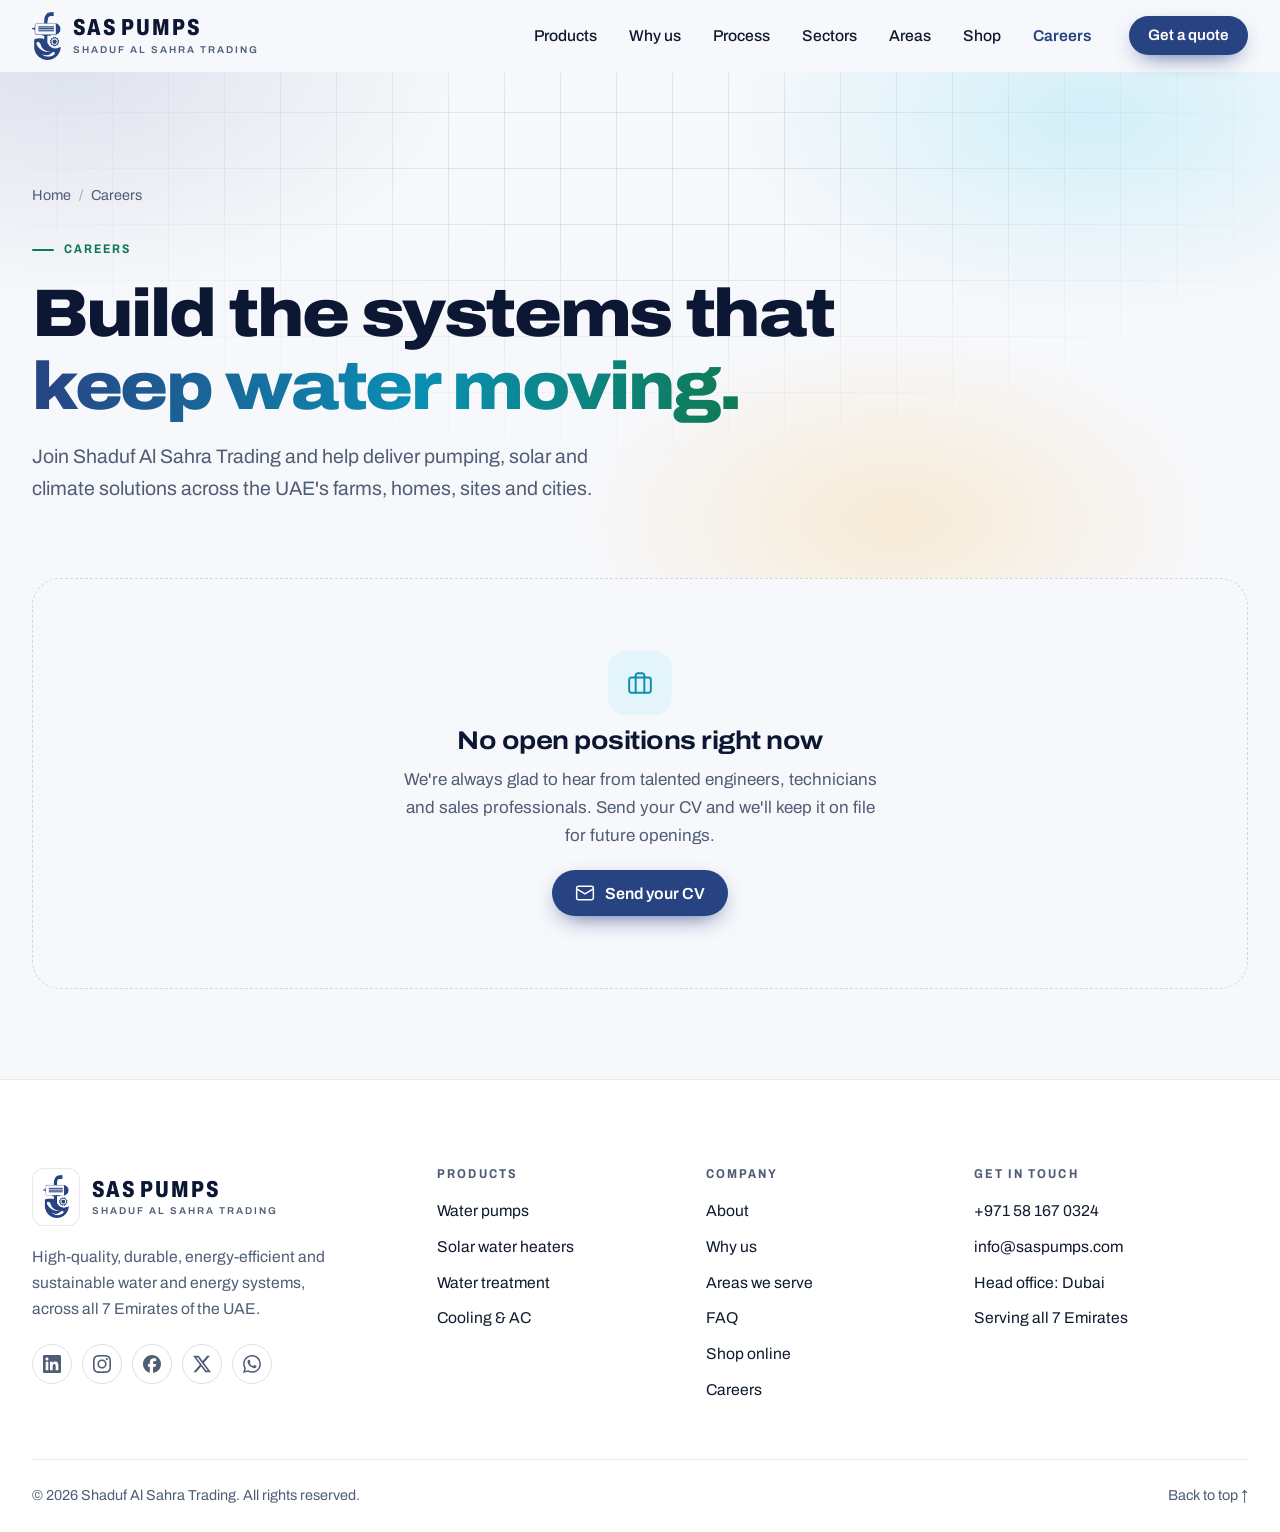
<file: careers.html>
<!DOCTYPE html>
<html lang="en">

<head>
    <meta charset="UTF-8">
    <meta name="viewport" content="width=device-width, initial-scale=1, viewport-fit=cover">

    <title>Careers at SAS Pumps | Engineering Jobs in the UAE</title>
    <meta name="description"
        content="Careers at Shaduf Al Sahra Trading (SAS Pumps). Join our Dubai-based team delivering water pumping, solar energy and climate control projects across all 7 Emirates.">
    <meta name="robots" content="index, follow, max-image-preview:large">
    <link rel="canonical" href="https://saspumps.com/careers.html">
    <meta name="theme-color" content="#ffffff" media="(prefers-color-scheme: light)">
    <meta name="theme-color" content="#08101f" media="(prefers-color-scheme: dark)">
    <meta name="color-scheme" content="light dark">

    <meta property="og:type" content="website">
    <meta property="og:url" content="https://saspumps.com/careers.html">
    <meta property="og:site_name" content="SAS Pumps">
    <meta property="og:title" content="Careers at SAS Pumps | Shaduf Al Sahra Trading">
    <meta property="og:description"
        content="Join Shaduf Al Sahra Trading (SAS Pumps) and help engineer water and energy solutions across the UAE.">
    <meta property="og:image" content="https://saspumps.com/assets/img/og-image.jpg">
    <meta property="og:image:width" content="1200">
    <meta property="og:image:height" content="630">
    <meta property="og:locale" content="en_AE">
    <meta name="twitter:card" content="summary_large_image">
    <meta name="twitter:title" content="Careers at SAS Pumps | Shaduf Al Sahra Trading">
    <meta name="twitter:description" content="Join our team engineering water and energy solutions across the UAE.">
    <meta name="twitter:image" content="https://saspumps.com/assets/img/og-image.jpg">

    <link rel="icon" href="/assets/icons/favicon.ico" sizes="48x48">
    <link rel="icon" href="/assets/icons/favicon-32.png" type="image/png" sizes="32x32">
    <link rel="apple-touch-icon" href="/assets/icons/apple-touch-icon.png">
    <link rel="manifest" href="/site.webmanifest">

    <link rel="preconnect" href="https://fonts.googleapis.com">
    <link rel="preconnect" href="https://fonts.gstatic.com" crossorigin>
    <link rel="stylesheet"
        href="https://fonts.googleapis.com/css2?family=Archivo:ital,wdth,wght@0,62..125,300..900;1,62..125,300..900&display=swap">
    <link rel="stylesheet" href="/styles.css">

    <script type="application/ld+json">
    {
      "@context": "https://schema.org",
      "@graph": [
        {
          "@type": "WebPage",
          "@id": "https://saspumps.com/careers.html#webpage",
          "url": "https://saspumps.com/careers.html",
          "name": "Careers at SAS Pumps",
          "isPartOf": { "@id": "https://saspumps.com/#website" },
          "about": { "@id": "https://saspumps.com/#organization" },
          "breadcrumb": { "@id": "https://saspumps.com/careers.html#breadcrumb" }
        },
        {
          "@type": "BreadcrumbList",
          "@id": "https://saspumps.com/careers.html#breadcrumb",
          "itemListElement": [
            { "@type": "ListItem", "position": 1, "name": "Home", "item": "https://saspumps.com/" },
            { "@type": "ListItem", "position": 2, "name": "Careers", "item": "https://saspumps.com/careers.html" }
          ]
        }
      ]
    }
    </script>
</head>

<body>
    <svg xmlns="http://www.w3.org/2000/svg" hidden>
        <symbol id="i-briefcase" viewBox="0 0 24 24"><rect x="2" y="7" width="20" height="14" rx="2"/><path d="M16 21V5a2 2 0 0 0-2-2h-4a2 2 0 0 0-2 2v16"/></symbol>
        <symbol id="i-pin" viewBox="0 0 24 24"><path d="M20 10c0 6-8 12-8 12s-8-6-8-12a8 8 0 0 1 16 0z"/><circle cx="12" cy="10" r="3"/></symbol>
        <symbol id="i-clock" viewBox="0 0 24 24"><circle cx="12" cy="12" r="10"/><path d="M12 6v6l4 2"/></symbol>
        <symbol id="i-mail" viewBox="0 0 24 24"><rect x="2" y="4" width="20" height="16" rx="2"/><path d="m22 7-10 6L2 7"/></symbol>
        <symbol id="i-arrow" viewBox="0 0 24 24"><path d="M5 12h14M12 5l7 7-7 7"/></symbol>
        <symbol id="i-menu" viewBox="0 0 24 24"><path d="M4 7h16M4 12h16M4 17h16"/></symbol>
        <symbol id="i-close" viewBox="0 0 24 24"><path d="M18 6 6 18M6 6l12 12"/></symbol>
        <symbol id="i-linkedin" viewBox="0 0 24 24"><path d="M20.447 20.452h-3.554v-5.569c0-1.328-.027-3.037-1.852-3.037-1.853 0-2.136 1.445-2.136 2.939v5.667H9.351V9h3.414v1.561h.046c.477-.9 1.637-1.85 3.37-1.85 3.601 0 4.267 2.37 4.267 5.455v6.286zM5.337 7.433c-1.144 0-2.063-.926-2.063-2.065 0-1.138.92-2.063 2.063-2.063 1.14 0 2.064.925 2.064 2.063 0 1.139-.925 2.065-2.064 2.065zm1.782 13.019H3.555V9h3.564v11.452zM22.225 0H1.771C.792 0 0 .774 0 1.729v20.542C0 23.227.792 24 1.771 24h20.451C23.2 24 24 23.227 24 22.271V1.729C24 .774 23.2 0 22.222 0h.003z"/></symbol>
        <symbol id="i-instagram" viewBox="0 0 24 24"><path d="M7.0301.084c-1.2768.0602-2.1487.264-2.911.5634-.7888.3075-1.4575.72-2.1228 1.3877-.6652.6677-1.075 1.3368-1.3802 2.127-.2954.7638-.4956 1.6365-.552 2.914-.0564 1.2775-.0689 1.6882-.0626 4.947.0062 3.2586.0206 3.6671.0825 4.9473.061 1.2765.264 2.1482.5635 2.9107.308.7889.72 1.4573 1.388 2.1228.6679.6655 1.3365 1.0743 2.1285 1.38.7632.295 1.6361.4961 2.9134.552 1.2773.056 1.6884.069 4.9462.0627 3.2578-.0062 3.668-.0207 4.9478-.0814 1.28-.0607 2.147-.2652 2.9098-.5633.7889-.3086 1.4578-.72 2.1228-1.3881.665-.6682 1.0745-1.3378 1.3795-2.1284.2957-.7632.4966-1.636.552-2.9124.056-1.2809.0692-1.6898.063-4.948-.0063-3.2583-.021-3.6668-.0817-4.9465-.0607-1.2797-.264-2.1487-.5633-2.9117-.3084-.7889-.72-1.4568-1.3876-2.1228C21.2982 1.33 20.628.9208 19.8378.6165 19.074.321 18.2017.1197 16.9244.0645 15.6471.0093 15.236-.005 11.977.0014 8.718.0076 8.31.0215 7.0301.0839m.1402 21.6932c-1.17-.0509-1.8053-.2453-2.2287-.408-.5606-.216-.96-.4771-1.3819-.895-.422-.4178-.6811-.8186-.9-1.378-.1644-.4234-.3624-1.058-.4171-2.228-.0595-1.2645-.072-1.6442-.079-4.848-.007-3.2037.0053-3.583.0607-4.848.05-1.169.2456-1.805.408-2.2282.216-.5613.4762-.96.895-1.3816.4188-.4217.8184-.6814 1.3783-.9003.423-.1651 1.0575-.3614 2.227-.4171 1.2655-.06 1.6447-.072 4.848-.079 3.2033-.007 3.5835.005 4.8495.0608 1.169.0508 1.8053.2445 2.228.408.5608.216.96.4754 1.3816.895.4217.4194.6816.8176.9005 1.3787.1653.4217.3617 1.056.4169 2.2263.0602 1.2655.0739 1.645.0796 4.848.0058 3.203-.0055 3.5834-.061 4.848-.051 1.17-.245 1.8055-.408 2.2294-.216.5604-.4763.96-.8954 1.3814-.419.4215-.8181.6811-1.3783.9-.4224.1649-1.0577.3617-2.2262.4174-1.2656.0595-1.6448.072-4.8493.079-3.2045.007-3.5825-.006-4.848-.0608M16.953 5.5864A1.44 1.44 0 1 0 18.39 4.144a1.44 1.44 0 0 0-1.437 1.4424M5.8385 12.012c.0067 3.4032 2.7706 6.1557 6.173 6.1493 3.4026-.0065 6.157-2.7701 6.1506-6.1733-.0065-3.4032-2.771-6.1565-6.174-6.1498-3.403.0067-6.156 2.771-6.1496 6.1738M8 12.0077a4 4 0 1 1 4.008 3.9921A3.9996 3.9996 0 0 1 8 12.0077"/></symbol>
        <symbol id="i-facebook" viewBox="0 0 24 24"><path d="M9.101 23.691v-7.98H6.627v-3.667h2.474v-1.58c0-4.085 1.848-5.978 5.858-5.978.401 0 .955.042 1.468.103a8.68 8.68 0 0 1 1.141.195v3.325a8.623 8.623 0 0 0-.653-.036 26.805 26.805 0 0 0-.733-.009c-.707 0-1.259.096-1.675.309a1.686 1.686 0 0 0-.679.622c-.258.42-.374.995-.374 1.752v1.297h3.919l-.386 2.103-.287 1.564h-3.246v8.245C19.396 23.238 24 18.179 24 12.044c0-6.627-5.373-12-12-12s-12 5.373-12 12c0 5.628 3.874 10.35 9.101 11.647Z"/></symbol>
        <symbol id="i-x" viewBox="0 0 24 24"><path d="M18.901 1.153h3.68l-8.04 9.19L24 22.846h-7.406l-5.8-7.584-6.638 7.584H.474l8.6-9.83L0 1.154h7.594l5.243 6.932ZM17.61 20.644h2.039L6.486 3.24H4.298Z"/></symbol>
        <symbol id="i-whatsapp" viewBox="0 0 24 24"><path d="M17.472 14.382c-.297-.149-1.758-.867-2.03-.967-.273-.099-.471-.148-.67.15-.197.297-.767.966-.94 1.164-.173.199-.347.223-.644.075-.297-.15-1.255-.463-2.39-1.475-.883-.788-1.48-1.761-1.653-2.059-.173-.297-.018-.458.13-.606.134-.133.298-.347.446-.52.149-.174.198-.298.298-.497.099-.198.05-.371-.025-.52-.075-.149-.669-1.612-.916-2.207-.242-.579-.487-.5-.669-.51-.173-.008-.371-.01-.57-.01-.198 0-.52.074-.792.372-.272.297-1.04 1.016-1.04 2.479 0 1.462 1.065 2.875 1.213 3.074.149.198 2.096 3.2 5.077 4.487.709.306 1.262.489 1.694.625.712.227 1.36.195 1.871.118.571-.085 1.758-.719 2.006-1.413.248-.694.248-1.289.173-1.413-.074-.124-.272-.198-.57-.347m-5.421 7.403h-.004a9.87 9.87 0 01-5.031-1.378l-.361-.214-3.741.982.998-3.648-.235-.374a9.86 9.86 0 01-1.51-5.26c.001-5.45 4.436-9.884 9.888-9.884 2.64 0 5.122 1.03 6.988 2.898a9.825 9.825 0 012.893 6.994c-.003 5.45-4.437 9.884-9.885 9.884m8.413-18.297A11.815 11.815 0 0012.05 0C5.495 0 .16 5.335.157 11.892c0 2.096.547 4.142 1.588 5.945L.057 24l6.305-1.654a11.882 11.882 0 005.683 1.448h.005c6.554 0 11.89-5.335 11.893-11.893a11.821 11.821 0 00-3.48-8.413Z"/></symbol>
    </svg>

    <a class="skip-link" href="#main">Skip to content</a>

    <header class="site-header" data-header>
        <div class="container header-inner">
            <a class="brand" href="/" aria-label="SAS Pumps home">
                <img class="brand-mark" src="/assets/img/logo-mark.webp" alt="" width="29" height="48">
                <span class="brand-text">
                    <span class="brand-name">SAS Pumps</span>
                    <span class="brand-sub">Shaduf Al Sahra Trading</span>
                </span>
            </a>
            <nav class="site-nav" id="site-nav" aria-label="Main">
                <ul>
                    <li><a href="/#products">Products</a></li>
                    <li><a href="/#why-us">Why us</a></li>
                    <li><a href="/#process">Process</a></li>
                    <li><a href="/#applications">Sectors</a></li>
                    <li><a href="/#areas">Areas</a></li>
                    <li><a href="/shop.html">Shop</a></li>
                    <li><a href="/careers.html" aria-current="page">Careers</a></li>
                    <li class="nav-cta-mobile"><a class="btn btn-primary" href="/#contact">Get a quote</a></li>
                </ul>
            </nav>
            <a class="btn btn-primary btn-sm header-cta" href="/#contact">Get a quote</a>
            <button class="nav-toggle" type="button" aria-expanded="false" aria-controls="site-nav">
                <span class="visually-hidden">Menu</span>
                <svg class="i i-open" aria-hidden="true"><use href="#i-menu"/></svg>
                <svg class="i i-close" aria-hidden="true"><use href="#i-close"/></svg>
            </button>
        </div>
    </header>

    <main id="main">
        <section class="page-hero" aria-labelledby="page-title">
            <div class="hero-bg" aria-hidden="true"></div>
            <div class="container">
                <nav class="breadcrumb" aria-label="Breadcrumb">
                    <ol role="list">
                        <li><a href="/">Home</a></li>
                        <li><span aria-current="page">Careers</span></li>
                    </ol>
                </nav>
                <p class="eyebrow">Careers</p>
                <h1 id="page-title">Build the systems that <span class="accent">keep water moving.</span></h1>
                <p class="lead">Join Shaduf Al Sahra Trading and help deliver pumping, solar and climate solutions across
                    the UAE's farms, homes, sites and cities.</p>
            </div>
        </section>

        <section class="section" style="padding-top: 0" aria-label="Open positions">
            <div class="container">
                <div id="jobs-container" class="jobs-grid"></div>

                <div id="no-jobs-msg" class="empty-state" hidden>
                    <span class="icon-tile"><svg class="i" aria-hidden="true"><use href="#i-briefcase"/></svg></span>
                    <h2>No open positions right now</h2>
                    <p>We're always glad to hear from talented engineers, technicians and sales professionals. Send
                        your CV and we'll keep it on file for future openings.</p>
                    <a class="btn btn-primary" href="mailto:info@saspumps.com?subject=Speculative%20application">
                        <svg class="i" aria-hidden="true"><use href="#i-mail"/></svg> Send your CV
                    </a>
                </div>
            </div>
        </section>
    </main>

    <footer class="site-footer">
        <div class="container footer-grid">
            <div class="footer-brand">
                <a class="brand" href="/" aria-label="SAS Pumps home">
                    <span class="brand-badge"><img class="brand-mark" src="/assets/img/logo-mark.webp" alt="" width="29" height="48" loading="lazy"></span>
                    <span class="brand-text">
                        <span class="brand-name">SAS Pumps</span>
                        <span class="brand-sub">Shaduf Al Sahra Trading</span>
                    </span>
                </a>
                <p>High-quality, durable, energy-efficient and sustainable water and energy systems, across all 7 Emirates of the UAE.</p>
                <ul class="social-links" role="list">
                    <li><a data-social="linkedin" aria-label="SAS Pumps on LinkedIn"><svg class="i i-brand" aria-hidden="true"><use href="#i-linkedin"/></svg></a></li>
                    <li><a data-social="instagram" aria-label="SAS Pumps on Instagram"><svg class="i i-brand" aria-hidden="true"><use href="#i-instagram"/></svg></a></li>
                    <li><a data-social="facebook" aria-label="SAS Pumps on Facebook"><svg class="i i-brand" aria-hidden="true"><use href="#i-facebook"/></svg></a></li>
                    <li><a data-social="x" aria-label="SAS Pumps on X"><svg class="i i-brand" aria-hidden="true"><use href="#i-x"/></svg></a></li>
                    <li><a data-social="whatsapp" aria-label="SAS Pumps on WhatsApp"><svg class="i i-brand" aria-hidden="true"><use href="#i-whatsapp"/></svg></a></li>
                </ul>
            </div>
            <nav aria-label="Products">
                <h2 class="footer-title">Products</h2>
                <ul role="list">
                    <li><a href="/water-pumps.html">Water pumps</a></li>
                    <li><a href="/solar-water-heaters.html">Solar water heaters</a></li>
                    <li><a href="/#products">Water treatment</a></li>
                    <li><a href="/#products">Cooling &amp; AC</a></li>
                </ul>
            </nav>
            <nav aria-label="Company">
                <h2 class="footer-title">Company</h2>
                <ul role="list">
                    <li><a href="/#about">About</a></li>
                    <li><a href="/#why-us">Why us</a></li>
                    <li><a href="/#areas">Areas we serve</a></li>
                    <li><a href="/#faq">FAQ</a></li>
                    <li><a href="/shop.html">Shop online</a></li>
                    <li><a href="/careers.html">Careers</a></li>
                </ul>
            </nav>
            <div>
                <h2 class="footer-title">Get in touch</h2>
                <ul role="list">
                    <li><a href="tel:+971581670324">+971 58 167 0324</a></li>
                    <li><a href="mailto:info@saspumps.com">info@saspumps.com</a></li>
                    <li>Head office: Dubai</li>
                    <li><a href="/#areas">Serving all 7 Emirates</a></li>
                </ul>
            </div>
        </div>
        <div class="container footer-bottom">
            <p>&copy; <span data-year>2026</span> Shaduf Al Sahra Trading. All rights reserved.</p>
            <a href="#main" class="to-top">Back to top ↑</a>
        </div>
    </footer>

    <script src="/careers.js" defer></script>
    <script src="/main.js" defer></script>
</body>

</html>
</file>
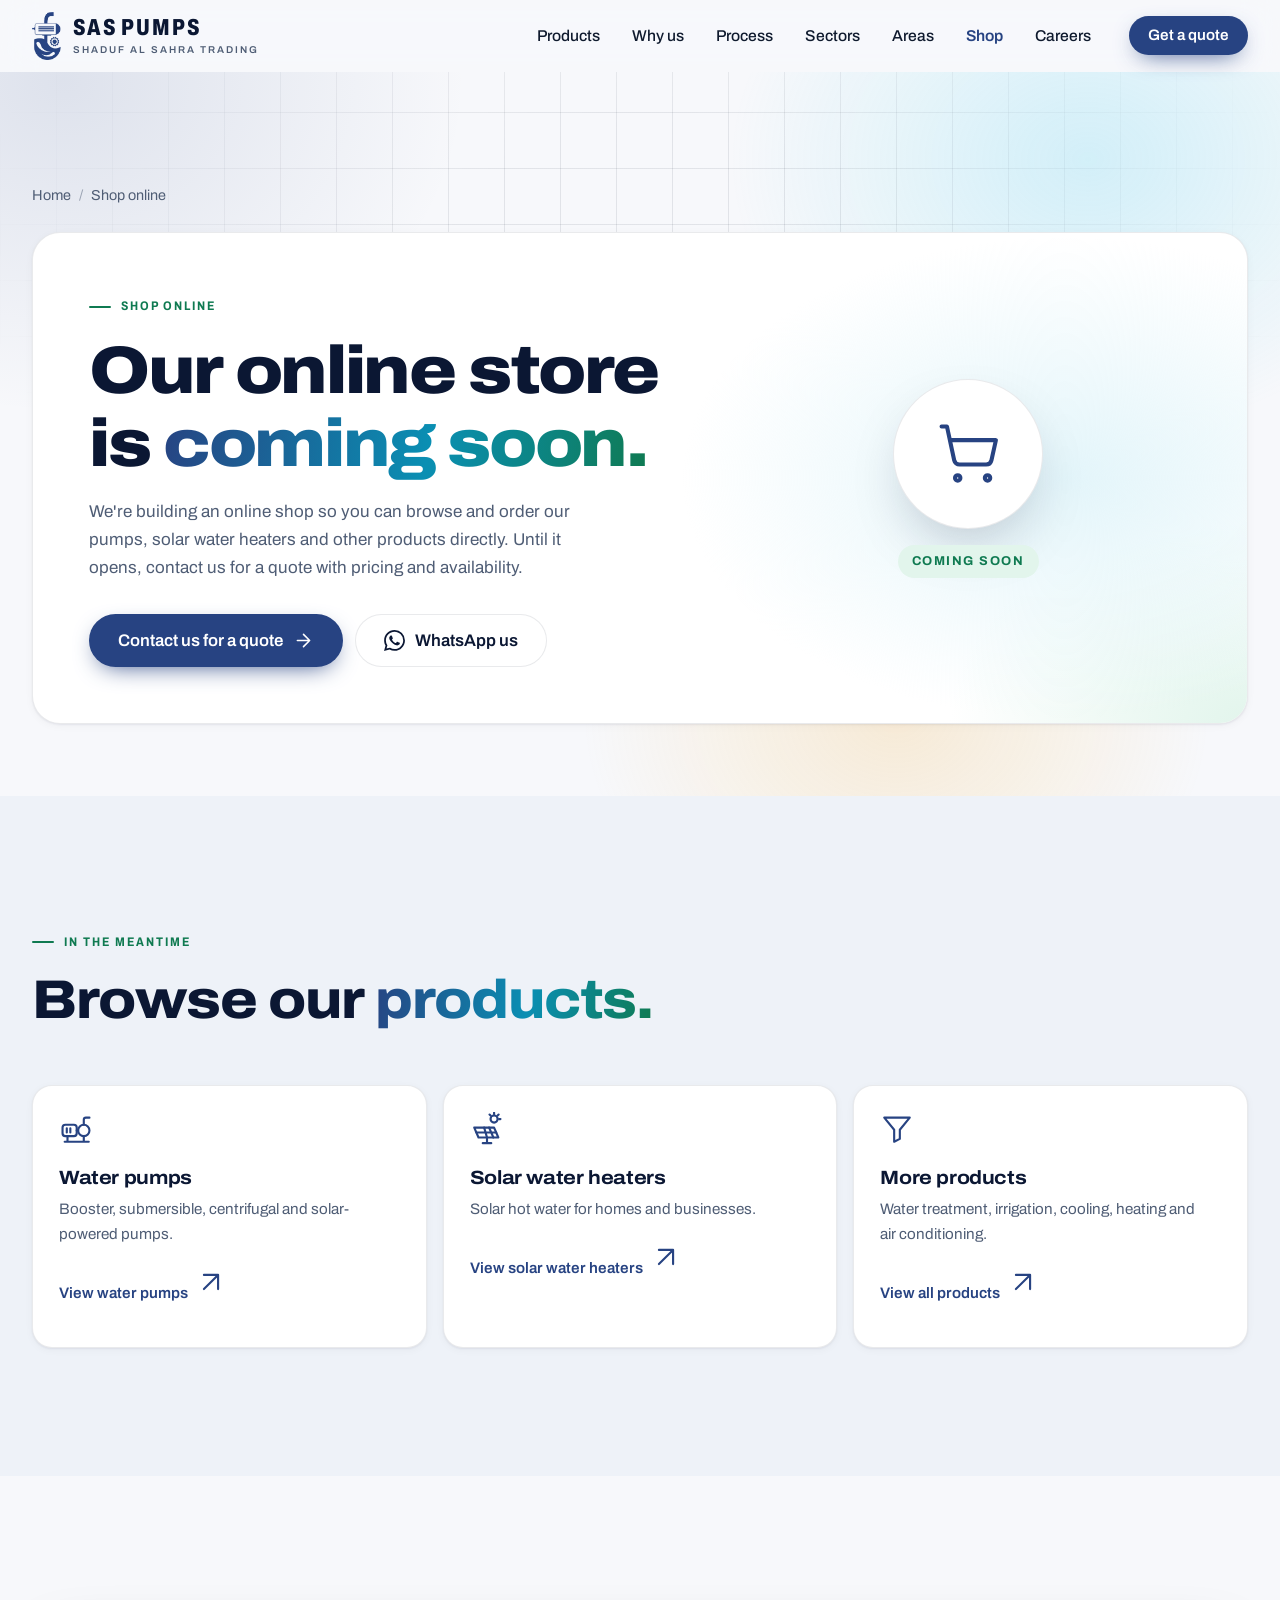
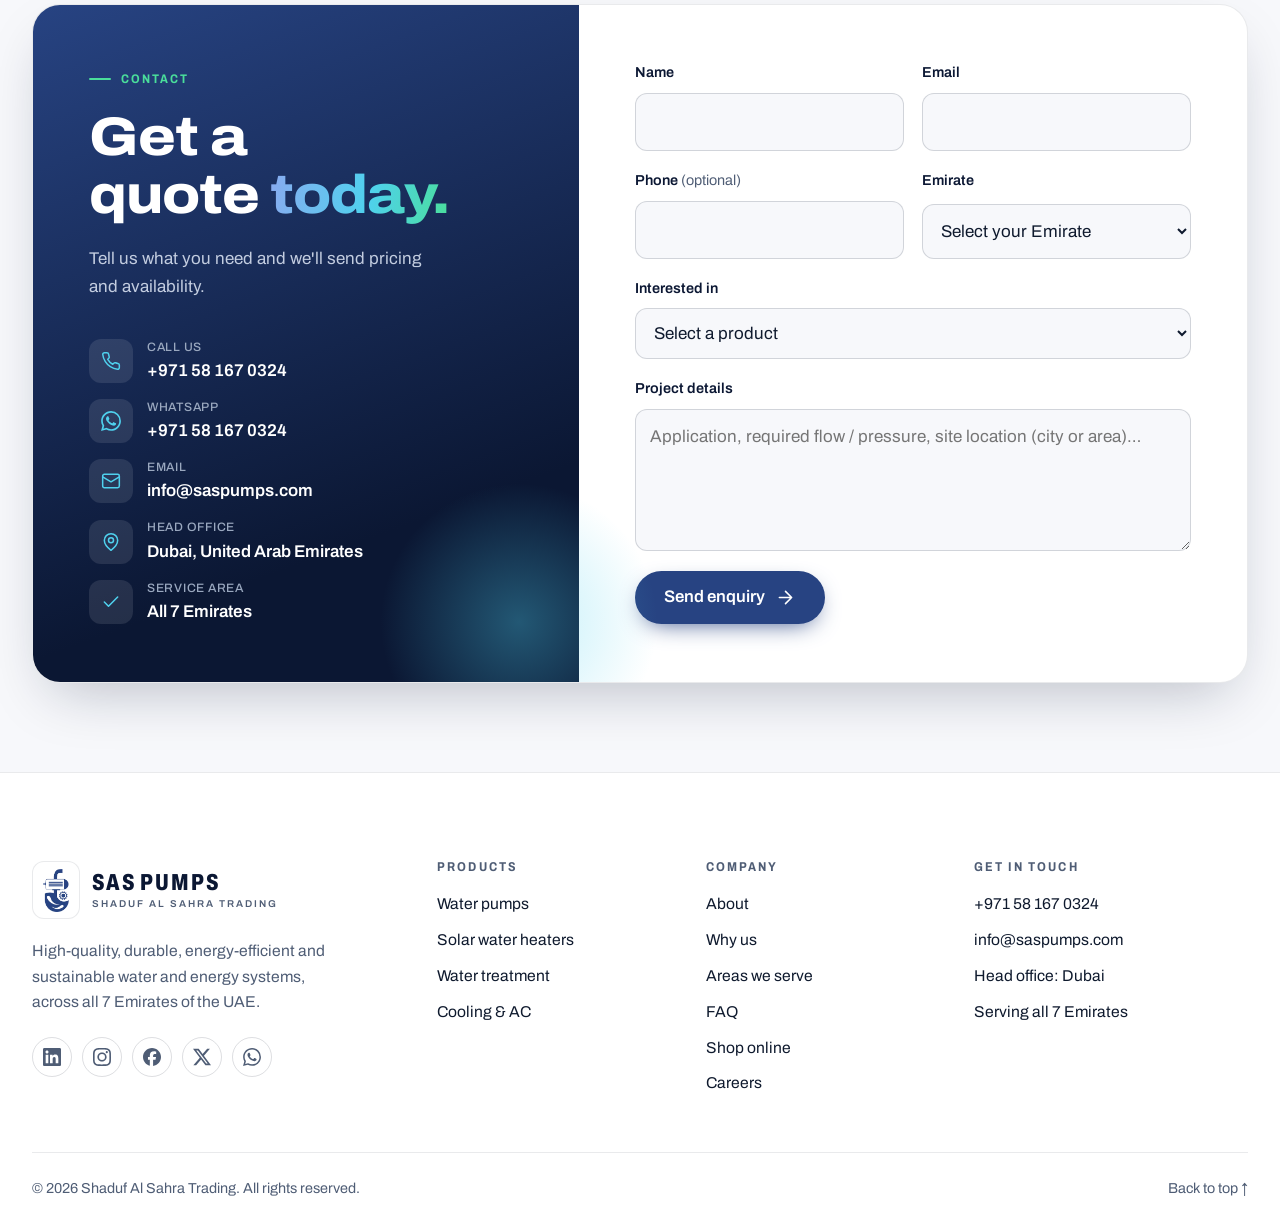
<file: shop.html>
<!DOCTYPE html>
<html lang="en">

<head>
    <meta charset="UTF-8">
    <meta name="viewport" content="width=device-width, initial-scale=1, viewport-fit=cover">

    <title>Shop Online – Coming Soon | SAS Pumps</title>
    <meta name="description" content="The SAS Pumps online store is coming soon. Until it opens, contact us for a quote on water pumps, solar water heaters and more across the UAE.">
    <!-- Keep out of search results until the store launches; remove this line then. -->
    <meta name="robots" content="noindex, follow">
    <link rel="canonical" href="https://saspumps.com/shop.html">
    <meta name="theme-color" content="#ffffff" media="(prefers-color-scheme: light)">
    <meta name="theme-color" content="#08101f" media="(prefers-color-scheme: dark)">
    <meta name="color-scheme" content="light dark">

    <meta property="og:type" content="website">
    <meta property="og:url" content="https://saspumps.com/shop.html">
    <meta property="og:site_name" content="SAS Pumps">
    <meta property="og:title" content="SAS Pumps online store – coming soon">
    <meta property="og:description" content="Until our online store opens, contact us for a quote on water pumps, solar water heaters and more.">
    <meta property="og:image" content="https://saspumps.com/assets/img/og-image.jpg">
    <meta property="og:image:width" content="1200">
    <meta property="og:image:height" content="630">
    <meta name="twitter:card" content="summary_large_image">

    <link rel="icon" href="/assets/icons/favicon.ico" sizes="48x48">
    <link rel="icon" href="/assets/icons/favicon-32.png" type="image/png" sizes="32x32">
    <link rel="apple-touch-icon" href="/assets/icons/apple-touch-icon.png">
    <link rel="manifest" href="/site.webmanifest">

    <link rel="preconnect" href="https://fonts.googleapis.com">
    <link rel="preconnect" href="https://fonts.gstatic.com" crossorigin>
    <link rel="stylesheet"
        href="https://fonts.googleapis.com/css2?family=Archivo:ital,wdth,wght@0,62..125,300..900;1,62..125,300..900&display=swap">
    <link rel="stylesheet" href="/styles.css">
</head>

<body>
    <svg xmlns="http://www.w3.org/2000/svg" hidden>
        <symbol id="i-pump" viewBox="0 0 24 24"><rect x="2.5" y="9" width="10" height="8" rx="2"/><path d="M5.5 11.5v3M8 11.5v3M12.5 13h1"/><circle cx="17.5" cy="13" r="4"/><path d="M17.5 9V5.5a1.5 1.5 0 0 1 1.5-1.5h2.5M4 21h17M6 17v4M17.5 17v4"/></symbol>
        <symbol id="i-solar" viewBox="0 0 24 24"><circle cx="17" cy="5" r="2.5"/><path d="M17 .5v1M21.5 5h-1M20.2 1.8l-.7.7M13.8 1.8l.7.7"/><path d="M3 11h14l3 7H6z"/><path d="M4.5 14.5h14M10 11l2 7M13.5 11l3 7M12 18v4M9 22h6"/></symbol>
        <symbol id="i-sprout" viewBox="0 0 24 24"><path d="M7 20h10M10 20c5.5-2.5.8-6.4 3-10"/><path d="M9.5 9.4c1.1.8 1.8 2.2 2.3 3.7-2 .4-3.5.4-4.8-.3-1.2-.6-2.3-1.9-3-4.2 2.8-.5 4.4 0 5.5.8z"/><path d="M14.1 6a7 7 0 0 0-1.1 4c1.9-.1 3.3-.6 4.3-1.4 1-1 1.6-2.3 1.7-4.6-2.7.1-4 1-4.9 2z"/></symbol>
        <symbol id="i-droplet" viewBox="0 0 24 24"><path d="M12 22a7 7 0 0 0 7-7c0-2-1-3.9-3-5.5s-3.5-4-4-6.5c-.5 2.5-2 4.9-4 6.5C6 11.1 5 13 5 15a7 7 0 0 0 7 7z"/></symbol>
        <symbol id="i-filter" viewBox="0 0 24 24"><path d="M3 4h18l-7 8.5V19l-4 2v-8.5z"/></symbol>
        <symbol id="i-thermo" viewBox="0 0 24 24"><path d="M14 4v10.54a4 4 0 1 1-4 0V4a2 2 0 0 1 4 0z"/><path d="M18 5h3M18 9h3M18 13h2"/></symbol>
        <symbol id="i-wind" viewBox="0 0 24 24"><path d="M12.8 19.6A2 2 0 1 0 14 16H2M17.5 8a2.5 2.5 0 1 1 2 4H2M9.8 4.4A2 2 0 1 1 11 8H2"/></symbol>
        <symbol id="i-bolt" viewBox="0 0 24 24"><path d="M13 2 3 14h9l-1 8 10-12h-9z"/></symbol>
        <symbol id="i-bulb" viewBox="0 0 24 24"><path d="M15 14c.2-1 .7-1.7 1.5-2.5 1-.9 1.5-2.2 1.5-3.5A6 6 0 0 0 6 8c0 1 .2 2.2 1.5 3.5.7.7 1.3 1.5 1.5 2.5M9 18h6M10 22h4"/></symbol>
        <symbol id="i-wrench" viewBox="0 0 24 24"><path d="M14.7 6.3a1 1 0 0 0 0 1.4l1.6 1.6a1 1 0 0 0 1.4 0l3.77-3.77a6 6 0 0 1-7.94 7.94l-6.91 6.91a2.12 2.12 0 0 1-3-3l6.91-6.91a6 6 0 0 1 7.94-7.94z"/></symbol>
        <symbol id="i-shield" viewBox="0 0 24 24"><path d="M20 13c0 5-3.5 7.5-7.66 8.95a1 1 0 0 1-.67-.01C7.5 20.5 4 18 4 13V6a1 1 0 0 1 1-1c2 0 4.5-1.2 6.24-2.72a1.17 1.17 0 0 1 1.52 0C14.51 3.81 17 5 19 5a1 1 0 0 1 1 1z"/><path d="m9 12 2 2 4-4"/></symbol>
        <symbol id="i-leaf" viewBox="0 0 24 24"><path d="M11 20A7 7 0 0 1 9.8 6.1C15.5 5 17 4.48 19 2c1 2 2 4.18 2 8 0 5.5-4.78 10-10 10z"/><path d="M2 21c0-3 1.85-5.36 5.08-6C9.5 14.52 12 13 13 12"/></symbol>
        <symbol id="i-hardhat" viewBox="0 0 24 24"><path d="M2 18a1 1 0 0 0 1 1h18a1 1 0 0 0 1-1v-2a1 1 0 0 0-1-1H3a1 1 0 0 0-1 1z"/><path d="M10 10V5a1 1 0 0 1 1-1h2a1 1 0 0 1 1 1v5M4 15v-3a6 6 0 0 1 6-6M14 6a6 6 0 0 1 6 6v3"/></symbol>
        <symbol id="i-home" viewBox="0 0 24 24"><path d="M3 10.5 12 3l9 7.5V20a1 1 0 0 1-1 1h-5v-6h-6v6H4a1 1 0 0 1-1-1z"/></symbol>
        <symbol id="i-landmark" viewBox="0 0 24 24"><path d="M3 22h18M6 18v-7M10 18v-7M14 18v-7M18 18v-7M12 2l8 5H4z"/></symbol>
        <symbol id="i-factory" viewBox="0 0 24 24"><path d="M2 21h20M3 21V10l6 4v-4l6 4V4h5v17M7 17h2M13 17h2"/></symbol>
        <symbol id="i-phone" viewBox="0 0 24 24"><path d="M22 16.92v3a2 2 0 0 1-2.18 2 19.79 19.79 0 0 1-8.63-3.07 19.5 19.5 0 0 1-6-6 19.79 19.79 0 0 1-3.07-8.67A2 2 0 0 1 4.11 2h3a2 2 0 0 1 2 1.72c.13.96.36 1.9.7 2.81a2 2 0 0 1-.45 2.11L8.09 9.91a16 16 0 0 0 6 6l1.27-1.27a2 2 0 0 1 2.11-.45c.91.34 1.85.57 2.81.7A2 2 0 0 1 22 16.92z"/></symbol>
        <symbol id="i-mail" viewBox="0 0 24 24"><rect x="2" y="4" width="20" height="16" rx="2"/><path d="m22 7-10 6L2 7"/></symbol>
        <symbol id="i-pin" viewBox="0 0 24 24"><path d="M20 10c0 6-8 12-8 12s-8-6-8-12a8 8 0 0 1 16 0z"/><circle cx="12" cy="10" r="3"/></symbol>
        <symbol id="i-arrow" viewBox="0 0 24 24"><path d="M5 12h14M12 5l7 7-7 7"/></symbol>
        <symbol id="i-arrow-ur" viewBox="0 0 24 24"><path d="M7 17 17 7M7 7h10v10"/></symbol>
        <symbol id="i-check" viewBox="0 0 24 24"><path d="M20 6 9 17l-5-5"/></symbol>
        <symbol id="i-plus" viewBox="0 0 24 24"><path d="M12 5v14M5 12h14"/></symbol>
        <symbol id="i-menu" viewBox="0 0 24 24"><path d="M4 7h16M4 12h16M4 17h16"/></symbol>
        <symbol id="i-close" viewBox="0 0 24 24"><path d="M18 6 6 18M6 6l12 12"/></symbol>
        <symbol id="i-cart" viewBox="0 0 24 24"><circle cx="8" cy="21" r="1"/><circle cx="19" cy="21" r="1"/><path d="M2.05 2.05h2l2.66 12.42a2 2 0 0 0 2 1.58h9.78a2 2 0 0 0 1.95-1.57l1.65-7.43H5.12"/></symbol>
        <symbol id="i-linkedin" viewBox="0 0 24 24"><path d="M20.447 20.452h-3.554v-5.569c0-1.328-.027-3.037-1.852-3.037-1.853 0-2.136 1.445-2.136 2.939v5.667H9.351V9h3.414v1.561h.046c.477-.9 1.637-1.85 3.37-1.85 3.601 0 4.267 2.37 4.267 5.455v6.286zM5.337 7.433c-1.144 0-2.063-.926-2.063-2.065 0-1.138.92-2.063 2.063-2.063 1.14 0 2.064.925 2.064 2.063 0 1.139-.925 2.065-2.064 2.065zm1.782 13.019H3.555V9h3.564v11.452zM22.225 0H1.771C.792 0 0 .774 0 1.729v20.542C0 23.227.792 24 1.771 24h20.451C23.2 24 24 23.227 24 22.271V1.729C24 .774 23.2 0 22.222 0h.003z"/></symbol>
        <symbol id="i-instagram" viewBox="0 0 24 24"><path d="M7.0301.084c-1.2768.0602-2.1487.264-2.911.5634-.7888.3075-1.4575.72-2.1228 1.3877-.6652.6677-1.075 1.3368-1.3802 2.127-.2954.7638-.4956 1.6365-.552 2.914-.0564 1.2775-.0689 1.6882-.0626 4.947.0062 3.2586.0206 3.6671.0825 4.9473.061 1.2765.264 2.1482.5635 2.9107.308.7889.72 1.4573 1.388 2.1228.6679.6655 1.3365 1.0743 2.1285 1.38.7632.295 1.6361.4961 2.9134.552 1.2773.056 1.6884.069 4.9462.0627 3.2578-.0062 3.668-.0207 4.9478-.0814 1.28-.0607 2.147-.2652 2.9098-.5633.7889-.3086 1.4578-.72 2.1228-1.3881.665-.6682 1.0745-1.3378 1.3795-2.1284.2957-.7632.4966-1.636.552-2.9124.056-1.2809.0692-1.6898.063-4.948-.0063-3.2583-.021-3.6668-.0817-4.9465-.0607-1.2797-.264-2.1487-.5633-2.9117-.3084-.7889-.72-1.4568-1.3876-2.1228C21.2982 1.33 20.628.9208 19.8378.6165 19.074.321 18.2017.1197 16.9244.0645 15.6471.0093 15.236-.005 11.977.0014 8.718.0076 8.31.0215 7.0301.0839m.1402 21.6932c-1.17-.0509-1.8053-.2453-2.2287-.408-.5606-.216-.96-.4771-1.3819-.895-.422-.4178-.6811-.8186-.9-1.378-.1644-.4234-.3624-1.058-.4171-2.228-.0595-1.2645-.072-1.6442-.079-4.848-.007-3.2037.0053-3.583.0607-4.848.05-1.169.2456-1.805.408-2.2282.216-.5613.4762-.96.895-1.3816.4188-.4217.8184-.6814 1.3783-.9003.423-.1651 1.0575-.3614 2.227-.4171 1.2655-.06 1.6447-.072 4.848-.079 3.2033-.007 3.5835.005 4.8495.0608 1.169.0508 1.8053.2445 2.228.408.5608.216.96.4754 1.3816.895.4217.4194.6816.8176.9005 1.3787.1653.4217.3617 1.056.4169 2.2263.0602 1.2655.0739 1.645.0796 4.848.0058 3.203-.0055 3.5834-.061 4.848-.051 1.17-.245 1.8055-.408 2.2294-.216.5604-.4763.96-.8954 1.3814-.419.4215-.8181.6811-1.3783.9-.4224.1649-1.0577.3617-2.2262.4174-1.2656.0595-1.6448.072-4.8493.079-3.2045.007-3.5825-.006-4.848-.0608M16.953 5.5864A1.44 1.44 0 1 0 18.39 4.144a1.44 1.44 0 0 0-1.437 1.4424M5.8385 12.012c.0067 3.4032 2.7706 6.1557 6.173 6.1493 3.4026-.0065 6.157-2.7701 6.1506-6.1733-.0065-3.4032-2.771-6.1565-6.174-6.1498-3.403.0067-6.156 2.771-6.1496 6.1738M8 12.0077a4 4 0 1 1 4.008 3.9921A3.9996 3.9996 0 0 1 8 12.0077"/></symbol>
        <symbol id="i-facebook" viewBox="0 0 24 24"><path d="M9.101 23.691v-7.98H6.627v-3.667h2.474v-1.58c0-4.085 1.848-5.978 5.858-5.978.401 0 .955.042 1.468.103a8.68 8.68 0 0 1 1.141.195v3.325a8.623 8.623 0 0 0-.653-.036 26.805 26.805 0 0 0-.733-.009c-.707 0-1.259.096-1.675.309a1.686 1.686 0 0 0-.679.622c-.258.42-.374.995-.374 1.752v1.297h3.919l-.386 2.103-.287 1.564h-3.246v8.245C19.396 23.238 24 18.179 24 12.044c0-6.627-5.373-12-12-12s-12 5.373-12 12c0 5.628 3.874 10.35 9.101 11.647Z"/></symbol>
        <symbol id="i-x" viewBox="0 0 24 24"><path d="M18.901 1.153h3.68l-8.04 9.19L24 22.846h-7.406l-5.8-7.584-6.638 7.584H.474l8.6-9.83L0 1.154h7.594l5.243 6.932ZM17.61 20.644h2.039L6.486 3.24H4.298Z"/></symbol>
        <symbol id="i-whatsapp" viewBox="0 0 24 24"><path d="M17.472 14.382c-.297-.149-1.758-.867-2.03-.967-.273-.099-.471-.148-.67.15-.197.297-.767.966-.94 1.164-.173.199-.347.223-.644.075-.297-.15-1.255-.463-2.39-1.475-.883-.788-1.48-1.761-1.653-2.059-.173-.297-.018-.458.13-.606.134-.133.298-.347.446-.52.149-.174.198-.298.298-.497.099-.198.05-.371-.025-.52-.075-.149-.669-1.612-.916-2.207-.242-.579-.487-.5-.669-.51-.173-.008-.371-.01-.57-.01-.198 0-.52.074-.792.372-.272.297-1.04 1.016-1.04 2.479 0 1.462 1.065 2.875 1.213 3.074.149.198 2.096 3.2 5.077 4.487.709.306 1.262.489 1.694.625.712.227 1.36.195 1.871.118.571-.085 1.758-.719 2.006-1.413.248-.694.248-1.289.173-1.413-.074-.124-.272-.198-.57-.347m-5.421 7.403h-.004a9.87 9.87 0 01-5.031-1.378l-.361-.214-3.741.982.998-3.648-.235-.374a9.86 9.86 0 01-1.51-5.26c.001-5.45 4.436-9.884 9.888-9.884 2.64 0 5.122 1.03 6.988 2.898a9.825 9.825 0 012.893 6.994c-.003 5.45-4.437 9.884-9.885 9.884m8.413-18.297A11.815 11.815 0 0012.05 0C5.495 0 .16 5.335.157 11.892c0 2.096.547 4.142 1.588 5.945L.057 24l6.305-1.654a11.882 11.882 0 005.683 1.448h.005c6.554 0 11.89-5.335 11.893-11.893a11.821 11.821 0 00-3.48-8.413Z"/></symbol>
    </svg>

    <a class="skip-link" href="#main">Skip to content</a>

    <header class="site-header" data-header>
        <div class="container header-inner">
            <a class="brand" href="/" aria-label="SAS Pumps home">
                <img class="brand-mark" src="/assets/img/logo-mark.webp" alt="" width="29" height="48">
                <span class="brand-text">
                    <span class="brand-name">SAS Pumps</span>
                    <span class="brand-sub">Shaduf Al Sahra Trading</span>
                </span>
            </a>
            <nav class="site-nav" id="site-nav" aria-label="Main">
                <ul>
                    <li><a href="/#products">Products</a></li>
                    <li><a href="/#why-us">Why us</a></li>
                    <li><a href="/#process">Process</a></li>
                    <li><a href="/#applications">Sectors</a></li>
                    <li><a href="/#areas">Areas</a></li>
                    <li><a href="/shop.html" aria-current="page">Shop</a></li>
                    <li><a href="/careers.html">Careers</a></li>
                    <li class="nav-cta-mobile"><a class="btn btn-primary" href="#contact">Get a quote</a></li>
                </ul>
            </nav>
            <a class="btn btn-primary btn-sm header-cta" href="#contact">Get a quote</a>
            <button class="nav-toggle" type="button" aria-expanded="false" aria-controls="site-nav">
                <span class="visually-hidden">Menu</span>
                <svg class="i i-open" aria-hidden="true"><use href="#i-menu"/></svg>
                <svg class="i i-close" aria-hidden="true"><use href="#i-close"/></svg>
            </button>
        </div>
    </header>

    <main id="main">
        <section class="page-hero" aria-labelledby="page-title">
            <div class="hero-bg" aria-hidden="true"></div>
            <div class="container">
                <nav class="breadcrumb" aria-label="Breadcrumb">
                    <ol role="list">
                        <li><a href="/">Home</a></li>
                        <li><span aria-current="page">Shop online</span></li>
                    </ol>
                </nav>
                <div class="shop-card">
                    <div class="shop-copy">
                        <p class="eyebrow">Shop online</p>
                        <h1 id="page-title" class="h2">Our online store is <span class="accent">coming soon.</span></h1>
                        <p>We're building an online shop so you can browse and order our pumps, solar water heaters and
                            other products directly. Until it opens, contact us for a quote with pricing and availability.</p>
                        <div class="hero-actions">
                            <a class="btn btn-primary btn-lg" href="#contact">Contact us for a quote <svg class="i" aria-hidden="true"><use href="#i-arrow"/></svg></a>
                            <a class="btn btn-ghost btn-lg" href="https://wa.me/971581670324" target="_blank" rel="noopener"><svg class="i i-brand" aria-hidden="true"><use href="#i-whatsapp"/></svg> WhatsApp us</a>
                        </div>
                    </div>
                    <div class="shop-visual" aria-hidden="true">
                        <span class="shop-icon"><svg class="i"><use href="#i-cart"/></svg></span>
                        <span class="soon-badge">Coming soon</span>
                    </div>
                </div>
            </div>
        </section>

        <section class="section section--alt" id="browse" aria-labelledby="browse-title">
            <div class="container">
                <div class="section-head reveal">
                    <div>
                        <p class="eyebrow">In the meantime</p>
                        <h2 id="browse-title" class="h2">Browse our <span class="accent">products.</span></h2>
                    </div>
                </div>
                <ul class="sector-grid" role="list">
                    <li class="card sector reveal">
                        <svg class="i" aria-hidden="true"><use href="#i-pump"/></svg>
                        <h3>Water pumps</h3>
                        <p>Booster, submersible, centrifugal and solar-powered pumps.</p>
                        <a class="link-arrow" href="/water-pumps.html">View water pumps <svg class="i" aria-hidden="true"><use href="#i-arrow-ur"/></svg></a>
                    </li>
                    <li class="card sector reveal">
                        <svg class="i" aria-hidden="true"><use href="#i-solar"/></svg>
                        <h3>Solar water heaters</h3>
                        <p>Solar hot water for homes and businesses.</p>
                        <a class="link-arrow" href="/solar-water-heaters.html">View solar water heaters <svg class="i" aria-hidden="true"><use href="#i-arrow-ur"/></svg></a>
                    </li>
                    <li class="card sector reveal">
                        <svg class="i" aria-hidden="true"><use href="#i-filter"/></svg>
                        <h3>More products</h3>
                        <p>Water treatment, irrigation, cooling, heating and air conditioning.</p>
                        <a class="link-arrow" href="/#products">View all products <svg class="i" aria-hidden="true"><use href="#i-arrow-ur"/></svg></a>
                    </li>
                </ul>
            </div>
        </section>

        <!-- Contact -->
        <section class="section contact" id="contact" aria-labelledby="contact-title">
            <div class="container">
                <div class="contact-card reveal">
                    <div class="contact-info">
                        <p class="eyebrow eyebrow--on-dark">Contact</p>
                        <h2 id="contact-title" class="h2">Get a quote <span class="accent">today.</span></h2>
                        <p>Tell us what you need and we'll send pricing and availability.</p>
                        <ul class="contact-list" role="list">
                            <li><a href="tel:+971581670324"><span class="icon-tile icon-tile--glass"><svg class="i" aria-hidden="true"><use href="#i-phone"/></svg></span><span><small>Call us</small>+971 58 167 0324</span></a></li>
                            <li><a href="https://wa.me/971581670324" target="_blank" rel="noopener"><span class="icon-tile icon-tile--glass"><svg class="i i-brand" aria-hidden="true"><use href="#i-whatsapp"/></svg></span><span><small>WhatsApp</small>+971 58 167 0324</span></a></li>
                            <li><a href="mailto:info@saspumps.com"><span class="icon-tile icon-tile--glass"><svg class="i" aria-hidden="true"><use href="#i-mail"/></svg></span><span><small>Email</small>info@saspumps.com</span></a></li>
                            <li><span class="icon-tile icon-tile--glass"><svg class="i" aria-hidden="true"><use href="#i-pin"/></svg></span><span><small>Head office</small>Dubai, United Arab Emirates</span></li>
                            <li><span class="icon-tile icon-tile--glass"><svg class="i" aria-hidden="true"><use href="#i-check"/></svg></span><span><small>Service area</small>All 7 Emirates</span></li>
                        </ul>
                    </div>

                    <form class="contact-form" id="contactForm" action="https://formspree.io/f/mzezveqv" method="POST">
                        <div class="field">
                            <label for="f-name">Name</label>
                            <input id="f-name" type="text" name="name" autocomplete="name" required>
                        </div>
                        <div class="field">
                            <label for="f-email">Email</label>
                            <input id="f-email" type="email" name="email" autocomplete="email" required>
                        </div>
                        <div class="field">
                            <label for="f-phone">Phone <span class="optional">(optional)</span></label>
                            <input id="f-phone" type="tel" name="phone" autocomplete="tel" inputmode="tel">
                        </div>
                        <div class="field">
                            <label for="f-emirate">Emirate</label>
                            <select id="f-emirate" name="emirate" autocomplete="address-level1">
                                <option value="">Select your Emirate</option>
                                <option>Abu Dhabi</option>
                                <option>Dubai</option>
                                <option>Sharjah</option>
                                <option>Ajman</option>
                                <option>Umm Al Quwain</option>
                                <option>Ras Al Khaimah</option>
                                <option>Fujairah</option>
                            </select>
                        </div>
                        <div class="field field--full">
                            <label for="f-product">Interested in</label>
                            <select id="f-product" name="product">
                                <option value="">Select a product</option>
                                <option>Water pump sets</option>
                                <option>Solar water heaters</option>
                                <option>Agricultural products</option>
                                <option>Water treatment</option>
                                <option>Water tanks</option>
                                <option>Cooling &amp; heating systems</option>
                                <option>Air conditioning</option>
                                <option>Other / not sure</option>
                            </select>
                        </div>
                        <div class="field field--full">
                            <label for="f-message">Project details</label>
                            <textarea id="f-message" name="message" rows="4" required
                                placeholder="Application, required flow / pressure, site location (city or area)…"></textarea>
                        </div>
                        <input type="text" name="_gotcha" class="visually-hidden" tabindex="-1" autocomplete="off" aria-hidden="true">
                        <div class="field--full form-foot">
                            <button type="submit" class="btn btn-primary btn-lg">Send enquiry <svg class="i" aria-hidden="true"><use href="#i-arrow"/></svg></button>
                            <p class="form-status" role="status" aria-live="polite"></p>
                        </div>
                    </form>
                </div>
            </div>
        </section>
    </main>

    <footer class="site-footer">
        <div class="container footer-grid">
            <div class="footer-brand">
                <a class="brand" href="/" aria-label="SAS Pumps home">
                    <span class="brand-badge"><img class="brand-mark" src="/assets/img/logo-mark.webp" alt="" width="29" height="48" loading="lazy"></span>
                    <span class="brand-text">
                        <span class="brand-name">SAS Pumps</span>
                        <span class="brand-sub">Shaduf Al Sahra Trading</span>
                    </span>
                </a>
                <p>High-quality, durable, energy-efficient and sustainable water and energy systems, across all 7 Emirates of the UAE.</p>
                <ul class="social-links" role="list">
                    <li><a data-social="linkedin" aria-label="SAS Pumps on LinkedIn"><svg class="i i-brand" aria-hidden="true"><use href="#i-linkedin"/></svg></a></li>
                    <li><a data-social="instagram" aria-label="SAS Pumps on Instagram"><svg class="i i-brand" aria-hidden="true"><use href="#i-instagram"/></svg></a></li>
                    <li><a data-social="facebook" aria-label="SAS Pumps on Facebook"><svg class="i i-brand" aria-hidden="true"><use href="#i-facebook"/></svg></a></li>
                    <li><a data-social="x" aria-label="SAS Pumps on X"><svg class="i i-brand" aria-hidden="true"><use href="#i-x"/></svg></a></li>
                    <li><a data-social="whatsapp" aria-label="SAS Pumps on WhatsApp"><svg class="i i-brand" aria-hidden="true"><use href="#i-whatsapp"/></svg></a></li>
                </ul>
            </div>
            <nav aria-label="Products">
                <h2 class="footer-title">Products</h2>
                <ul role="list">
                    <li><a href="/water-pumps.html">Water pumps</a></li>
                    <li><a href="/solar-water-heaters.html">Solar water heaters</a></li>
                    <li><a href="/#products">Water treatment</a></li>
                    <li><a href="/#products">Cooling &amp; AC</a></li>
                </ul>
            </nav>
            <nav aria-label="Company">
                <h2 class="footer-title">Company</h2>
                <ul role="list">
                    <li><a href="/#about">About</a></li>
                    <li><a href="/#why-us">Why us</a></li>
                    <li><a href="/#areas">Areas we serve</a></li>
                    <li><a href="/#faq">FAQ</a></li>
                    <li><a href="/shop.html">Shop online</a></li>
                    <li><a href="/careers.html">Careers</a></li>
                </ul>
            </nav>
            <div>
                <h2 class="footer-title">Get in touch</h2>
                <ul role="list">
                    <li><a href="tel:+971581670324">+971 58 167 0324</a></li>
                    <li><a href="mailto:info@saspumps.com">info@saspumps.com</a></li>
                    <li>Head office: Dubai</li>
                    <li><a href="/#areas">Serving all 7 Emirates</a></li>
                </ul>
            </div>
        </div>
        <div class="container footer-bottom">
            <p>&copy; <span data-year>2026</span> Shaduf Al Sahra Trading. All rights reserved.</p>
            <a href="#main" class="to-top">Back to top ↑</a>
        </div>
    </footer>

    <script src="/main.js" defer></script>
</body>

</html>
</file>
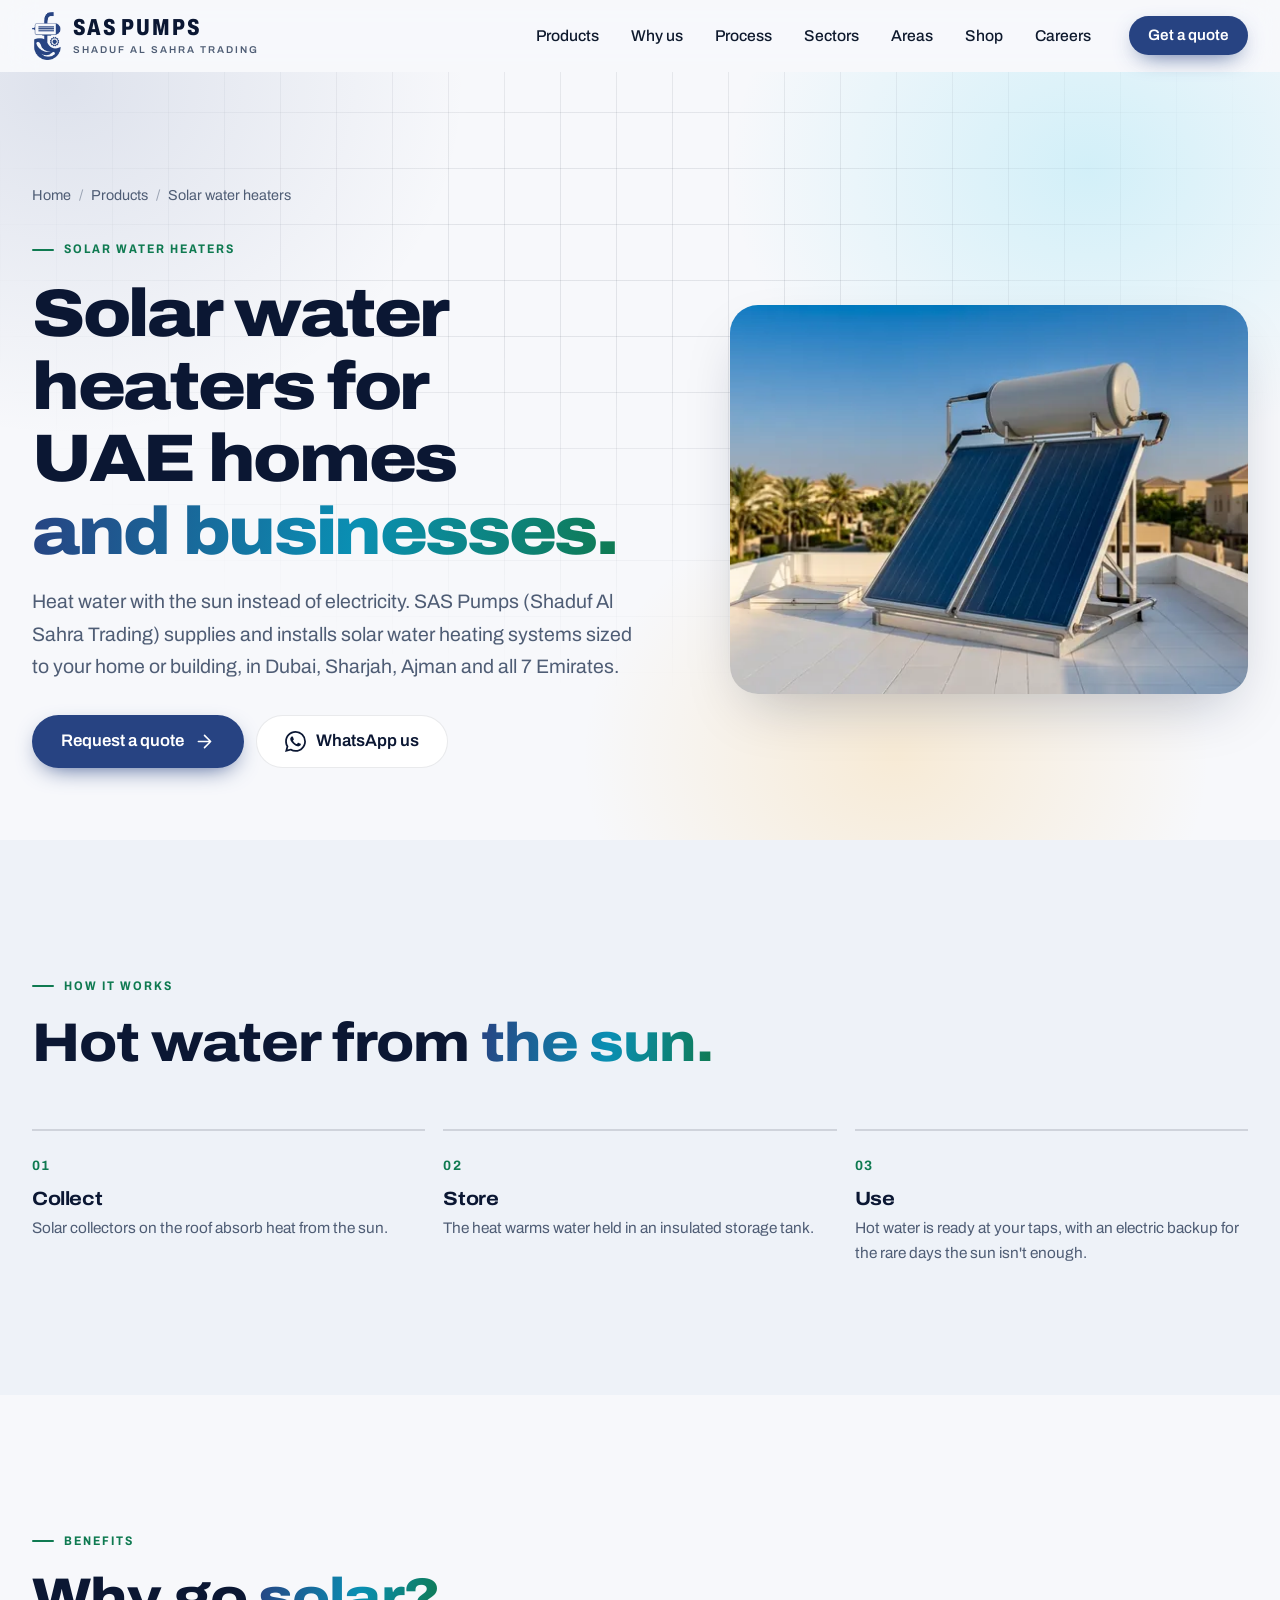
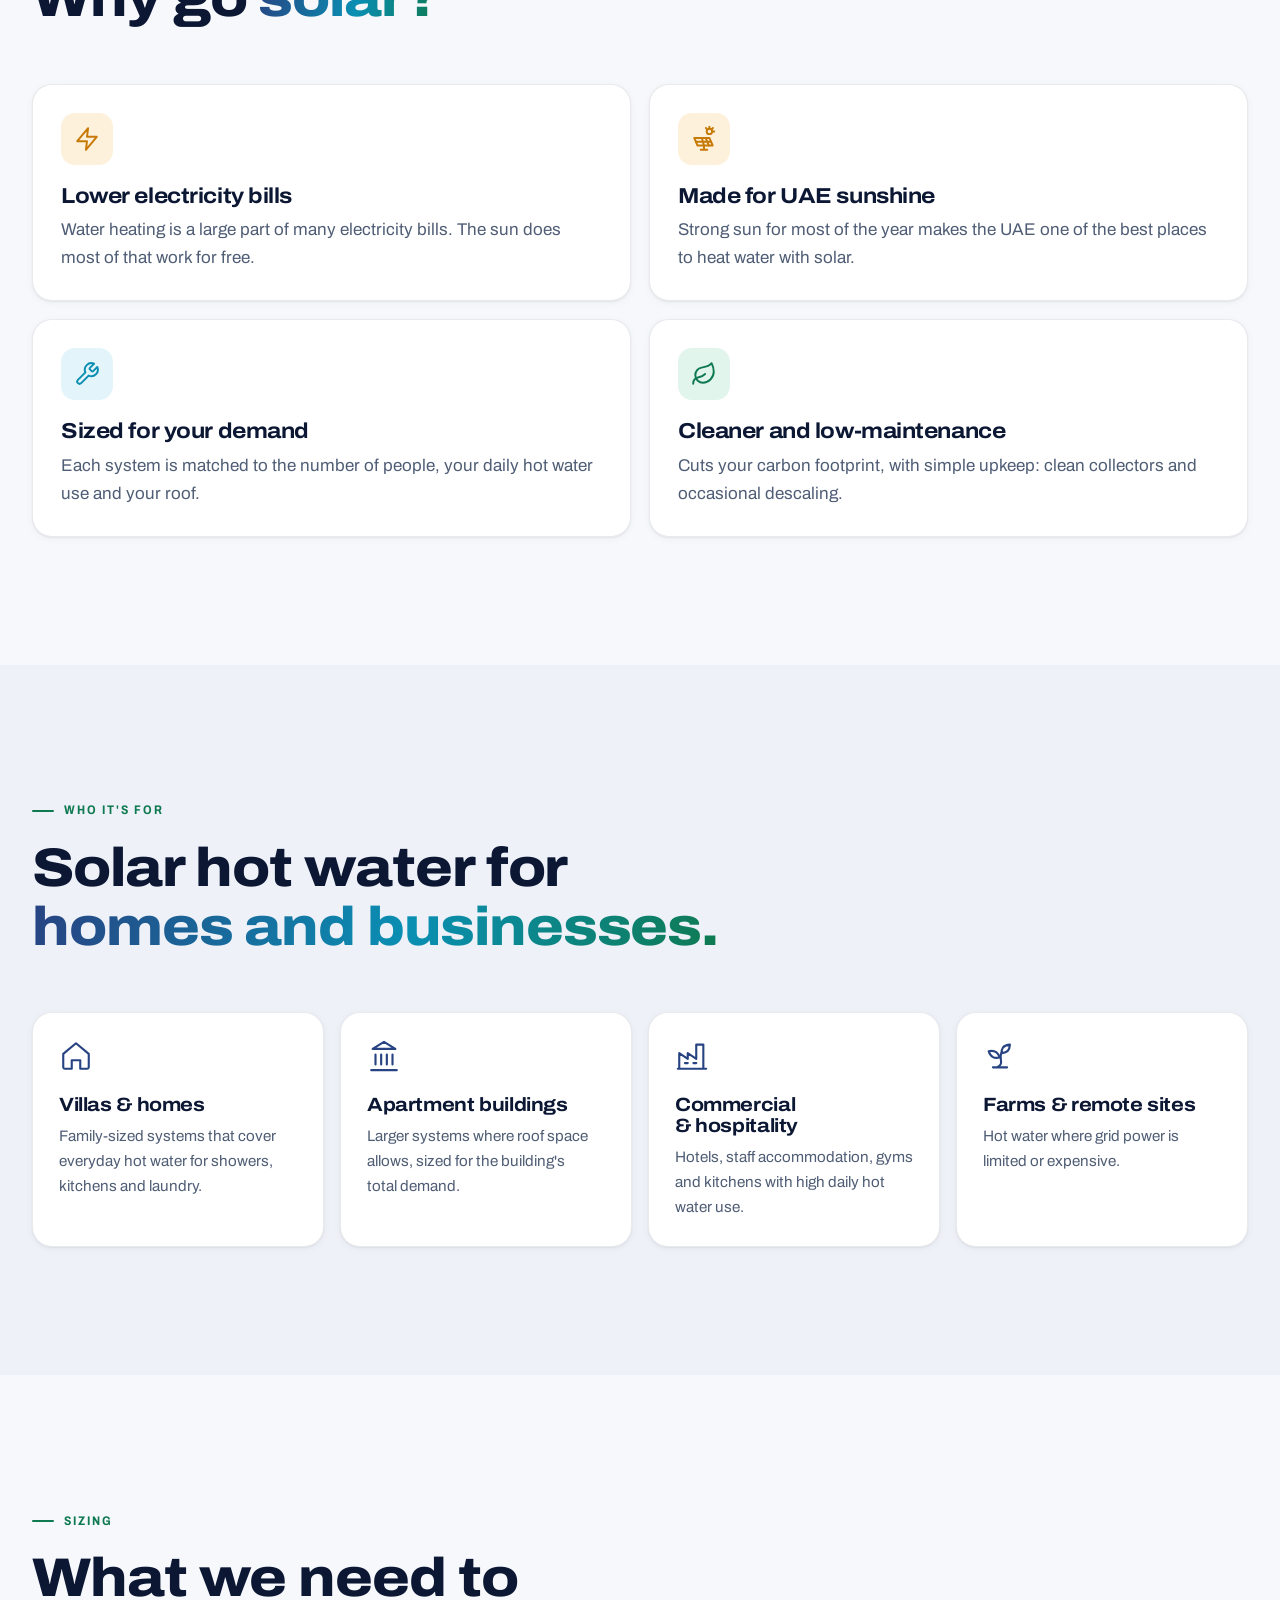
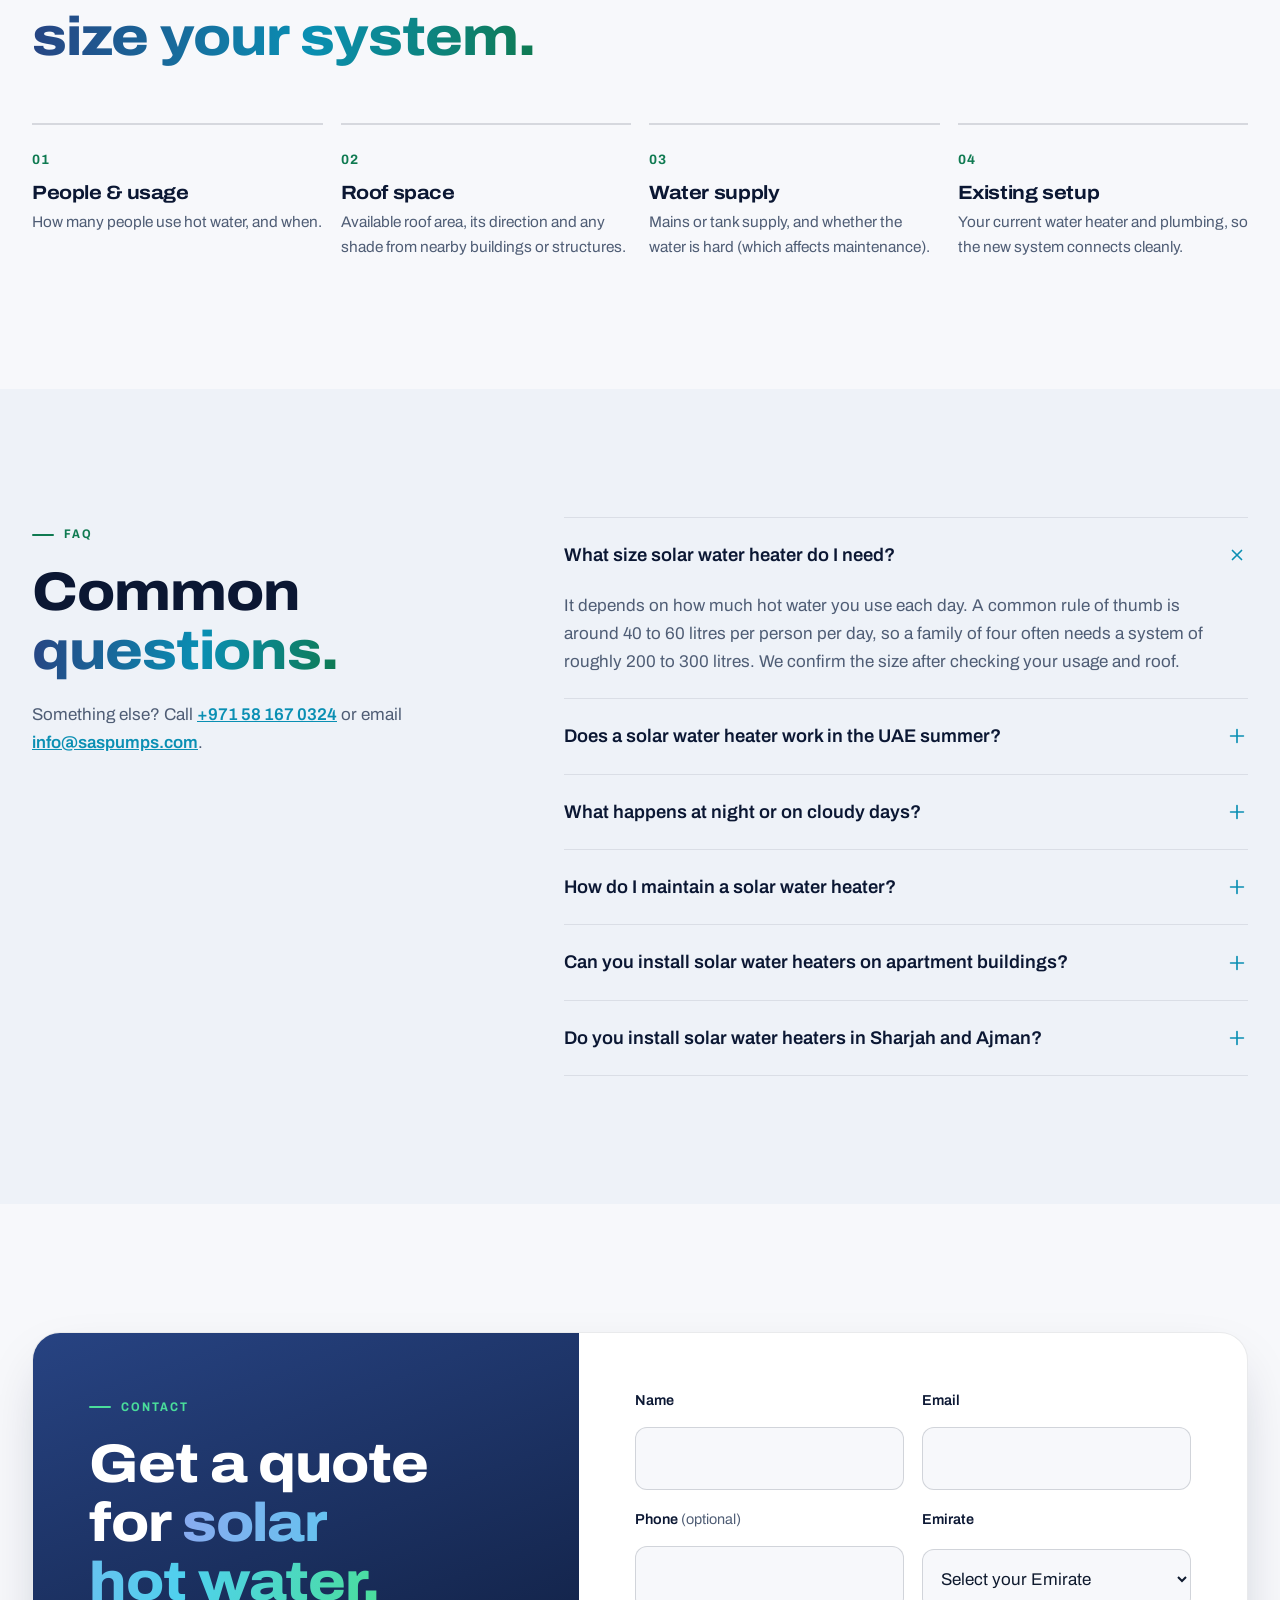
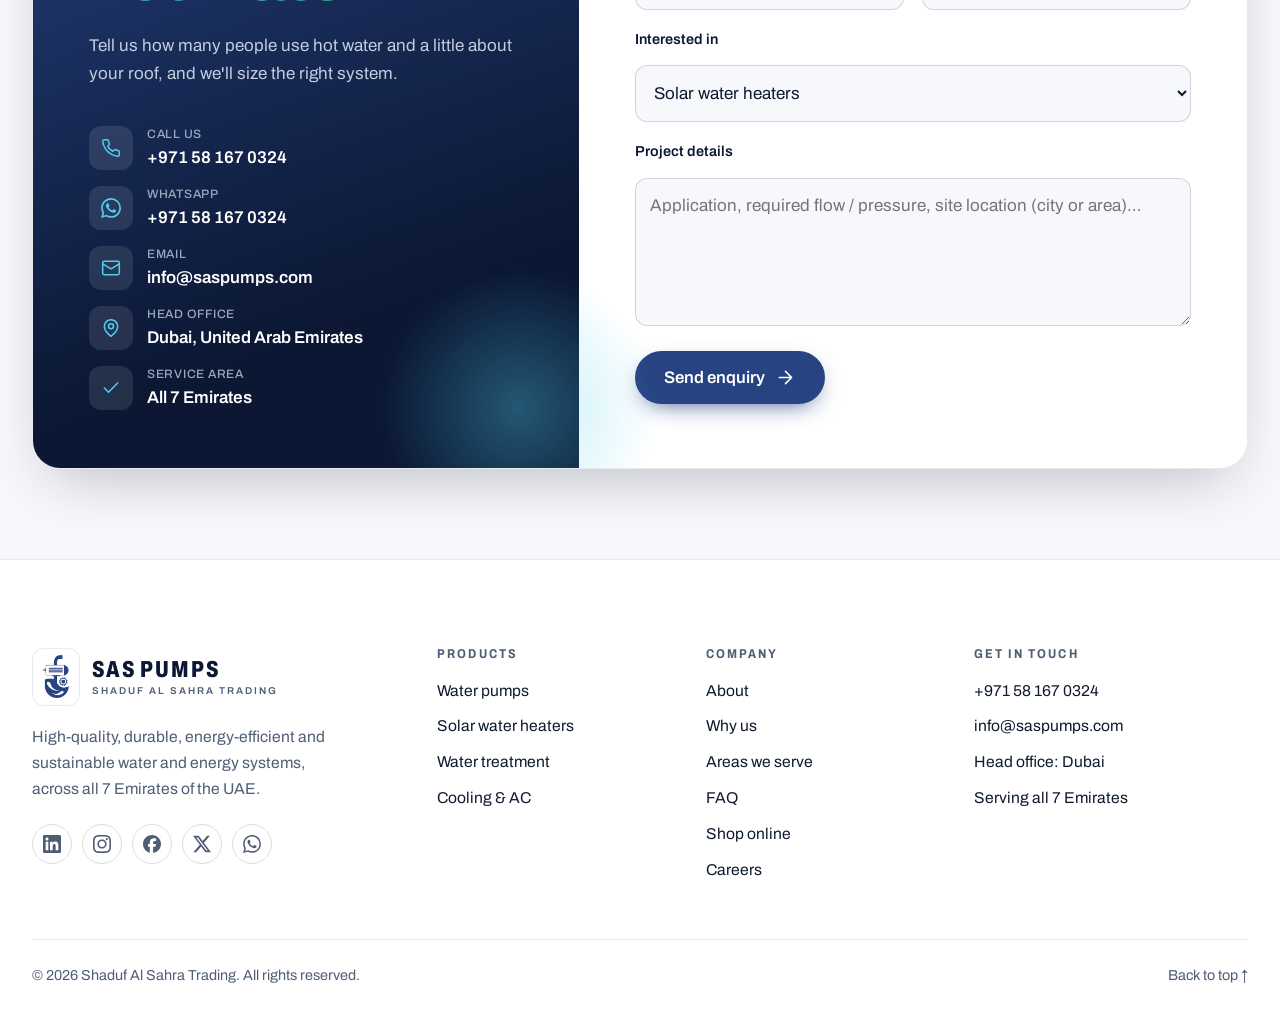
<file: solar-water-heaters.html>
<!DOCTYPE html>
<html lang="en">

<head>
    <meta charset="UTF-8">
    <meta name="viewport" content="width=device-width, initial-scale=1, viewport-fit=cover">

    <title>Solar Water Heaters UAE | Supply &amp; Installation | SAS Pumps</title>
    <meta name="description" content="Solar water heaters for UAE homes and businesses from SAS Pumps (Shaduf), sized to your hot water use and installed in Dubai, Sharjah, Ajman and all 7 Emirates.">
    <meta name="robots" content="index, follow, max-image-preview:large, max-snippet:-1">
    <link rel="canonical" href="https://saspumps.com/solar-water-heaters.html">
    <meta name="theme-color" content="#ffffff" media="(prefers-color-scheme: light)">
    <meta name="theme-color" content="#08101f" media="(prefers-color-scheme: dark)">
    <meta name="color-scheme" content="light dark">

    <meta property="og:type" content="website">
    <meta property="og:url" content="https://saspumps.com/solar-water-heaters.html">
    <meta property="og:site_name" content="SAS Pumps">
    <meta property="og:title" content="Solar Water Heaters in the UAE | SAS Pumps">
    <meta property="og:description" content="Solar water heaters for UAE homes and businesses from SAS Pumps (Shaduf), sized to your hot water use and installed in Dubai, Sharjah, Ajman and all 7 Emirates.">
    <meta property="og:image" content="https://saspumps.com/assets/img/og-image.jpg">
    <meta property="og:image:width" content="1200">
    <meta property="og:image:height" content="630">
    <meta property="og:locale" content="en_AE">
    <meta name="twitter:card" content="summary_large_image">
    <meta name="twitter:title" content="Solar Water Heaters in the UAE | SAS Pumps">
    <meta name="twitter:description" content="Solar water heaters for UAE homes and businesses from SAS Pumps (Shaduf), sized to your hot water use and installed in Dubai, Sharjah, Ajman and all 7 Emirates.">
    <meta name="twitter:image" content="https://saspumps.com/assets/img/og-image.jpg">

    <link rel="icon" href="/assets/icons/favicon.ico" sizes="48x48">
    <link rel="icon" href="/assets/icons/favicon-32.png" type="image/png" sizes="32x32">
    <link rel="apple-touch-icon" href="/assets/icons/apple-touch-icon.png">
    <link rel="manifest" href="/site.webmanifest">

    <link rel="preconnect" href="https://fonts.googleapis.com">
    <link rel="preconnect" href="https://fonts.gstatic.com" crossorigin>
    <link rel="stylesheet"
        href="https://fonts.googleapis.com/css2?family=Archivo:ital,wdth,wght@0,62..125,300..900;1,62..125,300..900&display=swap">
    <link rel="stylesheet" href="/styles.css">

    <script type="application/ld+json">
    {
      "@context": "https://schema.org",
      "@graph": [
        {
          "@type": "WebPage",
          "@id": "https://saspumps.com/solar-water-heaters.html#webpage",
          "url": "https://saspumps.com/solar-water-heaters.html",
          "name": "Solar Water Heaters UAE | Supply & Installation | SAS Pumps",
          "description": "Solar water heaters for UAE homes and businesses from SAS Pumps (Shaduf), sized to your hot water use and installed in Dubai, Sharjah, Ajman and all 7 Emirates.",
          "isPartOf": {
            "@id": "https://saspumps.com/#website"
          },
          "about": {
            "@id": "https://saspumps.com/solar-water-heaters.html#service"
          },
          "breadcrumb": {
            "@id": "https://saspumps.com/solar-water-heaters.html#breadcrumb"
          },
          "inLanguage": "en",
          "primaryImageOfPage": "https://saspumps.com/assets/img/solar-water-heater-flat-plate.jpg"
        },
        {
          "@type": "BreadcrumbList",
          "@id": "https://saspumps.com/solar-water-heaters.html#breadcrumb",
          "itemListElement": [
            {
              "@type": "ListItem",
              "position": 1,
              "name": "Home",
              "item": "https://saspumps.com/"
            },
            {
              "@type": "ListItem",
              "position": 2,
              "name": "Products",
              "item": "https://saspumps.com/#products"
            },
            {
              "@type": "ListItem",
              "position": 3,
              "name": "Solar water heaters",
              "item": "https://saspumps.com/solar-water-heaters.html"
            }
          ]
        },
        {
          "@type": "Service",
          "@id": "https://saspumps.com/solar-water-heaters.html#service",
          "provider": {
            "@id": "https://saspumps.com/#organization"
          },
          "areaServed": [
            {
              "@type": "Country",
              "name": "United Arab Emirates"
            },
            {
              "@type": "AdministrativeArea",
              "name": "Dubai"
            },
            {
              "@type": "AdministrativeArea",
              "name": "Abu Dhabi"
            },
            {
              "@type": "AdministrativeArea",
              "name": "Sharjah"
            },
            {
              "@type": "AdministrativeArea",
              "name": "Ajman"
            },
            {
              "@type": "AdministrativeArea",
              "name": "Umm Al Quwain"
            },
            {
              "@type": "AdministrativeArea",
              "name": "Ras Al Khaimah"
            },
            {
              "@type": "AdministrativeArea",
              "name": "Fujairah"
            }
          ],
          "name": "Solar water heater supply and installation",
          "serviceType": "Solar water heaters",
          "description": "Solar water heating systems for homes and businesses, sized, supplied and installed across the UAE.",
          "image": "https://saspumps.com/assets/img/solar-water-heater-flat-plate.jpg"
        },
        {
          "@type": "FAQPage",
          "@id": "https://saspumps.com/solar-water-heaters.html#faq",
          "mainEntity": [
            {
              "@type": "Question",
              "name": "What size solar water heater do I need?",
              "acceptedAnswer": {
                "@type": "Answer",
                "text": "It depends on how much hot water you use each day. A common rule of thumb is around 40 to 60 litres per person per day, so a family of four often needs a system of roughly 200 to 300 litres. We confirm the size after checking your usage and roof."
              }
            },
            {
              "@type": "Question",
              "name": "Does a solar water heater work in the UAE summer?",
              "acceptedAnswer": {
                "@type": "Answer",
                "text": "Yes, very well. In peak summer it can produce hotter water than you need, so systems include a mixing (tempering) valve that delivers water at a safe temperature."
              }
            },
            {
              "@type": "Question",
              "name": "What happens at night or on cloudy days?",
              "acceptedAnswer": {
                "@type": "Answer",
                "text": "The insulated storage tank keeps water hot overnight, and a backup electric heater tops it up when the sun alone isn't enough."
              }
            },
            {
              "@type": "Question",
              "name": "How do I maintain a solar water heater?",
              "acceptedAnswer": {
                "@type": "Answer",
                "text": "Keep the collectors free of dust and sand, and check for scale from time to time, especially where the water is hard. We can advise a simple maintenance schedule for your system."
              }
            },
            {
              "@type": "Question",
              "name": "Can you install solar water heaters on apartment buildings?",
              "acceptedAnswer": {
                "@type": "Answer",
                "text": "Yes, where there is suitable roof space and access. We assess the roof, pipe routes and hot water demand before recommending a system."
              }
            },
            {
              "@type": "Question",
              "name": "Do you install solar water heaters in Sharjah and Ajman?",
              "acceptedAnswer": {
                "@type": "Answer",
                "text": "Yes. We supply and install solar water heaters in Dubai, Sharjah, Ajman and across all seven Emirates."
              }
            }
          ]
        }
      ]
    }
    </script>
</head>

<body>
    <svg xmlns="http://www.w3.org/2000/svg" hidden>
        <symbol id="i-pump" viewBox="0 0 24 24"><rect x="2.5" y="9" width="10" height="8" rx="2"/><path d="M5.5 11.5v3M8 11.5v3M12.5 13h1"/><circle cx="17.5" cy="13" r="4"/><path d="M17.5 9V5.5a1.5 1.5 0 0 1 1.5-1.5h2.5M4 21h17M6 17v4M17.5 17v4"/></symbol>
        <symbol id="i-solar" viewBox="0 0 24 24"><circle cx="17" cy="5" r="2.5"/><path d="M17 .5v1M21.5 5h-1M20.2 1.8l-.7.7M13.8 1.8l.7.7"/><path d="M3 11h14l3 7H6z"/><path d="M4.5 14.5h14M10 11l2 7M13.5 11l3 7M12 18v4M9 22h6"/></symbol>
        <symbol id="i-sprout" viewBox="0 0 24 24"><path d="M7 20h10M10 20c5.5-2.5.8-6.4 3-10"/><path d="M9.5 9.4c1.1.8 1.8 2.2 2.3 3.7-2 .4-3.5.4-4.8-.3-1.2-.6-2.3-1.9-3-4.2 2.8-.5 4.4 0 5.5.8z"/><path d="M14.1 6a7 7 0 0 0-1.1 4c1.9-.1 3.3-.6 4.3-1.4 1-1 1.6-2.3 1.7-4.6-2.7.1-4 1-4.9 2z"/></symbol>
        <symbol id="i-droplet" viewBox="0 0 24 24"><path d="M12 22a7 7 0 0 0 7-7c0-2-1-3.9-3-5.5s-3.5-4-4-6.5c-.5 2.5-2 4.9-4 6.5C6 11.1 5 13 5 15a7 7 0 0 0 7 7z"/></symbol>
        <symbol id="i-filter" viewBox="0 0 24 24"><path d="M3 4h18l-7 8.5V19l-4 2v-8.5z"/></symbol>
        <symbol id="i-thermo" viewBox="0 0 24 24"><path d="M14 4v10.54a4 4 0 1 1-4 0V4a2 2 0 0 1 4 0z"/><path d="M18 5h3M18 9h3M18 13h2"/></symbol>
        <symbol id="i-wind" viewBox="0 0 24 24"><path d="M12.8 19.6A2 2 0 1 0 14 16H2M17.5 8a2.5 2.5 0 1 1 2 4H2M9.8 4.4A2 2 0 1 1 11 8H2"/></symbol>
        <symbol id="i-bolt" viewBox="0 0 24 24"><path d="M13 2 3 14h9l-1 8 10-12h-9z"/></symbol>
        <symbol id="i-bulb" viewBox="0 0 24 24"><path d="M15 14c.2-1 .7-1.7 1.5-2.5 1-.9 1.5-2.2 1.5-3.5A6 6 0 0 0 6 8c0 1 .2 2.2 1.5 3.5.7.7 1.3 1.5 1.5 2.5M9 18h6M10 22h4"/></symbol>
        <symbol id="i-wrench" viewBox="0 0 24 24"><path d="M14.7 6.3a1 1 0 0 0 0 1.4l1.6 1.6a1 1 0 0 0 1.4 0l3.77-3.77a6 6 0 0 1-7.94 7.94l-6.91 6.91a2.12 2.12 0 0 1-3-3l6.91-6.91a6 6 0 0 1 7.94-7.94z"/></symbol>
        <symbol id="i-shield" viewBox="0 0 24 24"><path d="M20 13c0 5-3.5 7.5-7.66 8.95a1 1 0 0 1-.67-.01C7.5 20.5 4 18 4 13V6a1 1 0 0 1 1-1c2 0 4.5-1.2 6.24-2.72a1.17 1.17 0 0 1 1.52 0C14.51 3.81 17 5 19 5a1 1 0 0 1 1 1z"/><path d="m9 12 2 2 4-4"/></symbol>
        <symbol id="i-leaf" viewBox="0 0 24 24"><path d="M11 20A7 7 0 0 1 9.8 6.1C15.5 5 17 4.48 19 2c1 2 2 4.18 2 8 0 5.5-4.78 10-10 10z"/><path d="M2 21c0-3 1.85-5.36 5.08-6C9.5 14.52 12 13 13 12"/></symbol>
        <symbol id="i-hardhat" viewBox="0 0 24 24"><path d="M2 18a1 1 0 0 0 1 1h18a1 1 0 0 0 1-1v-2a1 1 0 0 0-1-1H3a1 1 0 0 0-1 1z"/><path d="M10 10V5a1 1 0 0 1 1-1h2a1 1 0 0 1 1 1v5M4 15v-3a6 6 0 0 1 6-6M14 6a6 6 0 0 1 6 6v3"/></symbol>
        <symbol id="i-home" viewBox="0 0 24 24"><path d="M3 10.5 12 3l9 7.5V20a1 1 0 0 1-1 1h-5v-6h-6v6H4a1 1 0 0 1-1-1z"/></symbol>
        <symbol id="i-landmark" viewBox="0 0 24 24"><path d="M3 22h18M6 18v-7M10 18v-7M14 18v-7M18 18v-7M12 2l8 5H4z"/></symbol>
        <symbol id="i-factory" viewBox="0 0 24 24"><path d="M2 21h20M3 21V10l6 4v-4l6 4V4h5v17M7 17h2M13 17h2"/></symbol>
        <symbol id="i-phone" viewBox="0 0 24 24"><path d="M22 16.92v3a2 2 0 0 1-2.18 2 19.79 19.79 0 0 1-8.63-3.07 19.5 19.5 0 0 1-6-6 19.79 19.79 0 0 1-3.07-8.67A2 2 0 0 1 4.11 2h3a2 2 0 0 1 2 1.72c.13.96.36 1.9.7 2.81a2 2 0 0 1-.45 2.11L8.09 9.91a16 16 0 0 0 6 6l1.27-1.27a2 2 0 0 1 2.11-.45c.91.34 1.85.57 2.81.7A2 2 0 0 1 22 16.92z"/></symbol>
        <symbol id="i-mail" viewBox="0 0 24 24"><rect x="2" y="4" width="20" height="16" rx="2"/><path d="m22 7-10 6L2 7"/></symbol>
        <symbol id="i-pin" viewBox="0 0 24 24"><path d="M20 10c0 6-8 12-8 12s-8-6-8-12a8 8 0 0 1 16 0z"/><circle cx="12" cy="10" r="3"/></symbol>
        <symbol id="i-arrow" viewBox="0 0 24 24"><path d="M5 12h14M12 5l7 7-7 7"/></symbol>
        <symbol id="i-arrow-ur" viewBox="0 0 24 24"><path d="M7 17 17 7M7 7h10v10"/></symbol>
        <symbol id="i-check" viewBox="0 0 24 24"><path d="M20 6 9 17l-5-5"/></symbol>
        <symbol id="i-plus" viewBox="0 0 24 24"><path d="M12 5v14M5 12h14"/></symbol>
        <symbol id="i-menu" viewBox="0 0 24 24"><path d="M4 7h16M4 12h16M4 17h16"/></symbol>
        <symbol id="i-close" viewBox="0 0 24 24"><path d="M18 6 6 18M6 6l12 12"/></symbol>
        <symbol id="i-linkedin" viewBox="0 0 24 24"><path d="M20.447 20.452h-3.554v-5.569c0-1.328-.027-3.037-1.852-3.037-1.853 0-2.136 1.445-2.136 2.939v5.667H9.351V9h3.414v1.561h.046c.477-.9 1.637-1.85 3.37-1.85 3.601 0 4.267 2.37 4.267 5.455v6.286zM5.337 7.433c-1.144 0-2.063-.926-2.063-2.065 0-1.138.92-2.063 2.063-2.063 1.14 0 2.064.925 2.064 2.063 0 1.139-.925 2.065-2.064 2.065zm1.782 13.019H3.555V9h3.564v11.452zM22.225 0H1.771C.792 0 0 .774 0 1.729v20.542C0 23.227.792 24 1.771 24h20.451C23.2 24 24 23.227 24 22.271V1.729C24 .774 23.2 0 22.222 0h.003z"/></symbol>
        <symbol id="i-instagram" viewBox="0 0 24 24"><path d="M7.0301.084c-1.2768.0602-2.1487.264-2.911.5634-.7888.3075-1.4575.72-2.1228 1.3877-.6652.6677-1.075 1.3368-1.3802 2.127-.2954.7638-.4956 1.6365-.552 2.914-.0564 1.2775-.0689 1.6882-.0626 4.947.0062 3.2586.0206 3.6671.0825 4.9473.061 1.2765.264 2.1482.5635 2.9107.308.7889.72 1.4573 1.388 2.1228.6679.6655 1.3365 1.0743 2.1285 1.38.7632.295 1.6361.4961 2.9134.552 1.2773.056 1.6884.069 4.9462.0627 3.2578-.0062 3.668-.0207 4.9478-.0814 1.28-.0607 2.147-.2652 2.9098-.5633.7889-.3086 1.4578-.72 2.1228-1.3881.665-.6682 1.0745-1.3378 1.3795-2.1284.2957-.7632.4966-1.636.552-2.9124.056-1.2809.0692-1.6898.063-4.948-.0063-3.2583-.021-3.6668-.0817-4.9465-.0607-1.2797-.264-2.1487-.5633-2.9117-.3084-.7889-.72-1.4568-1.3876-2.1228C21.2982 1.33 20.628.9208 19.8378.6165 19.074.321 18.2017.1197 16.9244.0645 15.6471.0093 15.236-.005 11.977.0014 8.718.0076 8.31.0215 7.0301.0839m.1402 21.6932c-1.17-.0509-1.8053-.2453-2.2287-.408-.5606-.216-.96-.4771-1.3819-.895-.422-.4178-.6811-.8186-.9-1.378-.1644-.4234-.3624-1.058-.4171-2.228-.0595-1.2645-.072-1.6442-.079-4.848-.007-3.2037.0053-3.583.0607-4.848.05-1.169.2456-1.805.408-2.2282.216-.5613.4762-.96.895-1.3816.4188-.4217.8184-.6814 1.3783-.9003.423-.1651 1.0575-.3614 2.227-.4171 1.2655-.06 1.6447-.072 4.848-.079 3.2033-.007 3.5835.005 4.8495.0608 1.169.0508 1.8053.2445 2.228.408.5608.216.96.4754 1.3816.895.4217.4194.6816.8176.9005 1.3787.1653.4217.3617 1.056.4169 2.2263.0602 1.2655.0739 1.645.0796 4.848.0058 3.203-.0055 3.5834-.061 4.848-.051 1.17-.245 1.8055-.408 2.2294-.216.5604-.4763.96-.8954 1.3814-.419.4215-.8181.6811-1.3783.9-.4224.1649-1.0577.3617-2.2262.4174-1.2656.0595-1.6448.072-4.8493.079-3.2045.007-3.5825-.006-4.848-.0608M16.953 5.5864A1.44 1.44 0 1 0 18.39 4.144a1.44 1.44 0 0 0-1.437 1.4424M5.8385 12.012c.0067 3.4032 2.7706 6.1557 6.173 6.1493 3.4026-.0065 6.157-2.7701 6.1506-6.1733-.0065-3.4032-2.771-6.1565-6.174-6.1498-3.403.0067-6.156 2.771-6.1496 6.1738M8 12.0077a4 4 0 1 1 4.008 3.9921A3.9996 3.9996 0 0 1 8 12.0077"/></symbol>
        <symbol id="i-facebook" viewBox="0 0 24 24"><path d="M9.101 23.691v-7.98H6.627v-3.667h2.474v-1.58c0-4.085 1.848-5.978 5.858-5.978.401 0 .955.042 1.468.103a8.68 8.68 0 0 1 1.141.195v3.325a8.623 8.623 0 0 0-.653-.036 26.805 26.805 0 0 0-.733-.009c-.707 0-1.259.096-1.675.309a1.686 1.686 0 0 0-.679.622c-.258.42-.374.995-.374 1.752v1.297h3.919l-.386 2.103-.287 1.564h-3.246v8.245C19.396 23.238 24 18.179 24 12.044c0-6.627-5.373-12-12-12s-12 5.373-12 12c0 5.628 3.874 10.35 9.101 11.647Z"/></symbol>
        <symbol id="i-x" viewBox="0 0 24 24"><path d="M18.901 1.153h3.68l-8.04 9.19L24 22.846h-7.406l-5.8-7.584-6.638 7.584H.474l8.6-9.83L0 1.154h7.594l5.243 6.932ZM17.61 20.644h2.039L6.486 3.24H4.298Z"/></symbol>
        <symbol id="i-whatsapp" viewBox="0 0 24 24"><path d="M17.472 14.382c-.297-.149-1.758-.867-2.03-.967-.273-.099-.471-.148-.67.15-.197.297-.767.966-.94 1.164-.173.199-.347.223-.644.075-.297-.15-1.255-.463-2.39-1.475-.883-.788-1.48-1.761-1.653-2.059-.173-.297-.018-.458.13-.606.134-.133.298-.347.446-.52.149-.174.198-.298.298-.497.099-.198.05-.371-.025-.52-.075-.149-.669-1.612-.916-2.207-.242-.579-.487-.5-.669-.51-.173-.008-.371-.01-.57-.01-.198 0-.52.074-.792.372-.272.297-1.04 1.016-1.04 2.479 0 1.462 1.065 2.875 1.213 3.074.149.198 2.096 3.2 5.077 4.487.709.306 1.262.489 1.694.625.712.227 1.36.195 1.871.118.571-.085 1.758-.719 2.006-1.413.248-.694.248-1.289.173-1.413-.074-.124-.272-.198-.57-.347m-5.421 7.403h-.004a9.87 9.87 0 01-5.031-1.378l-.361-.214-3.741.982.998-3.648-.235-.374a9.86 9.86 0 01-1.51-5.26c.001-5.45 4.436-9.884 9.888-9.884 2.64 0 5.122 1.03 6.988 2.898a9.825 9.825 0 012.893 6.994c-.003 5.45-4.437 9.884-9.885 9.884m8.413-18.297A11.815 11.815 0 0012.05 0C5.495 0 .16 5.335.157 11.892c0 2.096.547 4.142 1.588 5.945L.057 24l6.305-1.654a11.882 11.882 0 005.683 1.448h.005c6.554 0 11.89-5.335 11.893-11.893a11.821 11.821 0 00-3.48-8.413Z"/></symbol>
    </svg>

    <a class="skip-link" href="#main">Skip to content</a>

    <header class="site-header" data-header>
        <div class="container header-inner">
            <a class="brand" href="/" aria-label="SAS Pumps home">
                <img class="brand-mark" src="/assets/img/logo-mark.webp" alt="" width="29" height="48">
                <span class="brand-text">
                    <span class="brand-name">SAS Pumps</span>
                    <span class="brand-sub">Shaduf Al Sahra Trading</span>
                </span>
            </a>
            <nav class="site-nav" id="site-nav" aria-label="Main">
                <ul>
                    <li><a href="/#products">Products</a></li>
                    <li><a href="/#why-us">Why us</a></li>
                    <li><a href="/#process">Process</a></li>
                    <li><a href="/#applications">Sectors</a></li>
                    <li><a href="/#areas">Areas</a></li>
                    <li><a href="/shop.html">Shop</a></li>
                    <li><a href="/careers.html">Careers</a></li>
                    <li class="nav-cta-mobile"><a class="btn btn-primary" href="#contact">Get a quote</a></li>
                </ul>
            </nav>
            <a class="btn btn-primary btn-sm header-cta" href="#contact">Get a quote</a>
            <button class="nav-toggle" type="button" aria-expanded="false" aria-controls="site-nav">
                <span class="visually-hidden">Menu</span>
                <svg class="i i-open" aria-hidden="true"><use href="#i-menu"/></svg>
                <svg class="i i-close" aria-hidden="true"><use href="#i-close"/></svg>
            </button>
        </div>
    </header>

    <main id="main">
        <section class="page-hero" aria-labelledby="page-title">
            <div class="hero-bg" aria-hidden="true"></div>
            <div class="container">
                <nav class="breadcrumb" aria-label="Breadcrumb">
                    <ol role="list">
                        <li><a href="/">Home</a></li>
                        <li><a href="/#products">Products</a></li>
                        <li><span aria-current="page">Solar water heaters</span></li>
                    </ol>
                </nav>
                <div class="page-hero-grid">
                    <div>
                        <p class="eyebrow">Solar water heaters</p>
                <h1 id="page-title">Solar water heaters for UAE homes <span class="accent">and businesses.</span></h1>
                <p class="lead">Heat water with the sun instead of electricity. SAS Pumps (Shaduf Al Sahra Trading) supplies and installs solar water heating systems sized to your home or building, in Dubai, Sharjah, Ajman and all 7 Emirates.</p>
                <div class="hero-actions">
                    <a class="btn btn-primary btn-lg" href="#contact">Request a quote <svg class="i" aria-hidden="true"><use href="#i-arrow"/></svg></a>
                    <a class="btn btn-ghost btn-lg" href="https://wa.me/971581670324" target="_blank" rel="noopener"><svg class="i i-brand" aria-hidden="true"><use href="#i-whatsapp"/></svg> WhatsApp us</a>
                </div>
                    </div>
                    <figure class="page-hero-media">
                        <picture>
                            <source srcset="/assets/img/solar-water-heater-flat-plate-720.webp 720w, /assets/img/solar-water-heater-flat-plate.webp 1200w"
                                sizes="(max-width: 900px) 100vw, 560px" type="image/webp">
                            <img src="/assets/img/solar-water-heater-flat-plate.jpg" width="1200" height="655" fetchpriority="high"
                                alt="Thermosiphon solar water heater with two flat-plate collectors and a grey storage tank on a villa rooftop in the UAE, with palm trees behind">
                        </picture>
                    </figure>
                </div>
            </div>
        </section>

        <section class="section section--alt" id="how" aria-labelledby="how-title">
            <div class="container">
                <div class="section-head reveal">
                    <div>
                        <p class="eyebrow">How it works</p>
                        <h2 id="how-title" class="h2">Hot water from <span class="accent">the sun.</span></h2>
                    </div>
                </div>
                <ol class="needs" role="list">
                    <li class="need reveal">
                        <span class="need-num" aria-hidden="true">01</span>
                        <h3>Collect</h3>
                        <p>Solar collectors on the roof absorb heat from the sun.</p>
                    </li>
                    <li class="need reveal">
                        <span class="need-num" aria-hidden="true">02</span>
                        <h3>Store</h3>
                        <p>The heat warms water held in an insulated storage tank.</p>
                    </li>
                    <li class="need reveal">
                        <span class="need-num" aria-hidden="true">03</span>
                        <h3>Use</h3>
                        <p>Hot water is ready at your taps, with an electric backup for the rare days the sun isn&#x27;t enough.</p>
                    </li>
                </ol>
            </div>
        </section>

        <section class="section" id="benefits" aria-labelledby="benefits-title">
            <div class="container">
                <div class="section-head reveal">
                    <div>
                        <p class="eyebrow">Benefits</p>
                        <h2 id="benefits-title" class="h2">Why go <span class="accent">solar?</span></h2>
                    </div>
                </div>
                <ul class="type-grid" role="list">
                    <li class="card type-card reveal">
                        <span class="icon-tile icon-tile--sun"><svg class="i" aria-hidden="true"><use href="#i-bolt"/></svg></span>
                        <h3>Lower electricity bills</h3>
                        <p>Water heating is a large part of many electricity bills. The sun does most of that work for free.</p>
                    </li>
                    <li class="card type-card reveal">
                        <span class="icon-tile icon-tile--sun"><svg class="i" aria-hidden="true"><use href="#i-solar"/></svg></span>
                        <h3>Made for UAE sunshine</h3>
                        <p>Strong sun for most of the year makes the UAE one of the best places to heat water with solar.</p>
                    </li>
                    <li class="card type-card reveal">
                        <span class="icon-tile"><svg class="i" aria-hidden="true"><use href="#i-wrench"/></svg></span>
                        <h3>Sized for your demand</h3>
                        <p>Each system is matched to the number of people, your daily hot water use and your roof.</p>
                    </li>
                    <li class="card type-card reveal">
                        <span class="icon-tile icon-tile--green"><svg class="i" aria-hidden="true"><use href="#i-leaf"/></svg></span>
                        <h3>Cleaner and low-maintenance</h3>
                        <p>Cuts your carbon footprint, with simple upkeep: clean collectors and occasional descaling.</p>
                    </li>
                </ul>
            </div>
        </section>

        <section class="section section--alt" id="who" aria-labelledby="who-title">
            <div class="container">
                <div class="section-head reveal">
                    <div>
                        <p class="eyebrow">Who it&#x27;s for</p>
                        <h2 id="who-title" class="h2">Solar hot water for <span class="accent">homes and businesses.</span></h2>
                    </div>
                </div>
                <ul class="sector-grid" role="list">
                    <li class="card sector reveal">
                        <svg class="i" aria-hidden="true"><use href="#i-home"/></svg>
                        <h3>Villas &amp; homes</h3>
                        <p>Family-sized systems that cover everyday hot water for showers, kitchens and laundry.</p>
                    </li>
                    <li class="card sector reveal">
                        <svg class="i" aria-hidden="true"><use href="#i-landmark"/></svg>
                        <h3>Apartment buildings</h3>
                        <p>Larger systems where roof space allows, sized for the building&#x27;s total demand.</p>
                    </li>
                    <li class="card sector reveal">
                        <svg class="i" aria-hidden="true"><use href="#i-factory"/></svg>
                        <h3>Commercial &amp; hospitality</h3>
                        <p>Hotels, staff accommodation, gyms and kitchens with high daily hot water use.</p>
                    </li>
                    <li class="card sector reveal">
                        <svg class="i" aria-hidden="true"><use href="#i-sprout"/></svg>
                        <h3>Farms &amp; remote sites</h3>
                        <p>Hot water where grid power is limited or expensive.</p>
                    </li>
                </ul>
            </div>
        </section>

        <section class="section" id="sizing" aria-labelledby="sizing-title">
            <div class="container">
                <div class="section-head reveal">
                    <div>
                        <p class="eyebrow">Sizing</p>
                        <h2 id="sizing-title" class="h2">What we need to <span class="accent">size your system.</span></h2>
                    </div>
                </div>
                <ol class="needs" role="list">
                    <li class="need reveal">
                        <span class="need-num" aria-hidden="true">01</span>
                        <h3>People &amp; usage</h3>
                        <p>How many people use hot water, and when.</p>
                    </li>
                    <li class="need reveal">
                        <span class="need-num" aria-hidden="true">02</span>
                        <h3>Roof space</h3>
                        <p>Available roof area, its direction and any shade from nearby buildings or structures.</p>
                    </li>
                    <li class="need reveal">
                        <span class="need-num" aria-hidden="true">03</span>
                        <h3>Water supply</h3>
                        <p>Mains or tank supply, and whether the water is hard (which affects maintenance).</p>
                    </li>
                    <li class="need reveal">
                        <span class="need-num" aria-hidden="true">04</span>
                        <h3>Existing setup</h3>
                        <p>Your current water heater and plumbing, so the new system connects cleanly.</p>
                    </li>
                </ol>
            </div>
        </section>

        <!-- FAQ -->
        <section class="section section--alt faq" id="faq" aria-labelledby="faq-title">
            <div class="container faq-grid">
                <div class="reveal">
                    <p class="eyebrow">FAQ</p>
                    <h2 id="faq-title" class="h2">Common <span class="accent">questions.</span></h2>
                    <p class="section-intro">Something else? Call <a href="tel:+971581670324">+971 58 167 0324</a>
                        or email <a href="mailto:info@saspumps.com">info@saspumps.com</a>.</p>
                </div>
                <div class="accordion reveal">
                    <details name="faq" open>
                        <summary>What size solar water heater do I need? <svg class="i" aria-hidden="true"><use href="#i-plus"/></svg></summary>
                        <p>It depends on how much hot water you use each day. A common rule of thumb is around 40 to 60 litres per person per day, so a family of four often needs a system of roughly 200 to 300 litres. We confirm the size after checking your usage and roof.</p>
                    </details>
                    <details name="faq">
                        <summary>Does a solar water heater work in the UAE summer? <svg class="i" aria-hidden="true"><use href="#i-plus"/></svg></summary>
                        <p>Yes, very well. In peak summer it can produce hotter water than you need, so systems include a mixing (tempering) valve that delivers water at a safe temperature.</p>
                    </details>
                    <details name="faq">
                        <summary>What happens at night or on cloudy days? <svg class="i" aria-hidden="true"><use href="#i-plus"/></svg></summary>
                        <p>The insulated storage tank keeps water hot overnight, and a backup electric heater tops it up when the sun alone isn&#x27;t enough.</p>
                    </details>
                    <details name="faq">
                        <summary>How do I maintain a solar water heater? <svg class="i" aria-hidden="true"><use href="#i-plus"/></svg></summary>
                        <p>Keep the collectors free of dust and sand, and check for scale from time to time, especially where the water is hard. We can advise a simple maintenance schedule for your system.</p>
                    </details>
                    <details name="faq">
                        <summary>Can you install solar water heaters on apartment buildings? <svg class="i" aria-hidden="true"><use href="#i-plus"/></svg></summary>
                        <p>Yes, where there is suitable roof space and access. We assess the roof, pipe routes and hot water demand before recommending a system.</p>
                    </details>
                    <details name="faq">
                        <summary>Do you install solar water heaters in Sharjah and Ajman? <svg class="i" aria-hidden="true"><use href="#i-plus"/></svg></summary>
                        <p>Yes. We supply and install solar water heaters in Dubai, Sharjah, Ajman and across all seven Emirates.</p>
                    </details>
                </div>
            </div>
        </section>

        <!-- Contact -->
        <section class="section contact" id="contact" aria-labelledby="contact-title">
            <div class="container">
                <div class="contact-card reveal">
                    <div class="contact-info">
                        <p class="eyebrow eyebrow--on-dark">Contact</p>
                        <h2 id="contact-title" class="h2">Get a quote for <span class="accent">solar hot water.</span></h2>
                        <p>Tell us how many people use hot water and a little about your roof, and we&#x27;ll size the right system.</p>
                        <ul class="contact-list" role="list">
                            <li><a href="tel:+971581670324"><span class="icon-tile icon-tile--glass"><svg class="i" aria-hidden="true"><use href="#i-phone"/></svg></span><span><small>Call us</small>+971 58 167 0324</span></a></li>
                            <li><a href="https://wa.me/971581670324" target="_blank" rel="noopener"><span class="icon-tile icon-tile--glass"><svg class="i i-brand" aria-hidden="true"><use href="#i-whatsapp"/></svg></span><span><small>WhatsApp</small>+971 58 167 0324</span></a></li>
                            <li><a href="mailto:info@saspumps.com"><span class="icon-tile icon-tile--glass"><svg class="i" aria-hidden="true"><use href="#i-mail"/></svg></span><span><small>Email</small>info@saspumps.com</span></a></li>
                            <li><span class="icon-tile icon-tile--glass"><svg class="i" aria-hidden="true"><use href="#i-pin"/></svg></span><span><small>Head office</small>Dubai, United Arab Emirates</span></li>
                            <li><span class="icon-tile icon-tile--glass"><svg class="i" aria-hidden="true"><use href="#i-check"/></svg></span><span><small>Service area</small>All 7 Emirates</span></li>
                        </ul>
                    </div>

                    <form class="contact-form" id="contactForm" action="https://formspree.io/f/mzezveqv" method="POST">
                        <div class="field">
                            <label for="f-name">Name</label>
                            <input id="f-name" type="text" name="name" autocomplete="name" required>
                        </div>
                        <div class="field">
                            <label for="f-email">Email</label>
                            <input id="f-email" type="email" name="email" autocomplete="email" required>
                        </div>
                        <div class="field">
                            <label for="f-phone">Phone <span class="optional">(optional)</span></label>
                            <input id="f-phone" type="tel" name="phone" autocomplete="tel" inputmode="tel">
                        </div>
                        <div class="field">
                            <label for="f-emirate">Emirate</label>
                            <select id="f-emirate" name="emirate" autocomplete="address-level1">
                                <option value="">Select your Emirate</option>
                                <option>Abu Dhabi</option>
                                <option>Dubai</option>
                                <option>Sharjah</option>
                                <option>Ajman</option>
                                <option>Umm Al Quwain</option>
                                <option>Ras Al Khaimah</option>
                                <option>Fujairah</option>
                            </select>
                        </div>
                        <div class="field field--full">
                            <label for="f-product">Interested in</label>
                            <select id="f-product" name="product">
                                <option value="">Select a product</option>
                                <option>Water pump sets</option>
                                <option selected>Solar water heaters</option>
                                <option>Agricultural products</option>
                                <option>Water treatment</option>
                                <option>Water tanks</option>
                                <option>Cooling &amp; heating systems</option>
                                <option>Air conditioning</option>
                                <option>Other / not sure</option>
                            </select>
                        </div>
                        <div class="field field--full">
                            <label for="f-message">Project details</label>
                            <textarea id="f-message" name="message" rows="4" required
                                placeholder="Application, required flow / pressure, site location (city or area)…"></textarea>
                        </div>
                        <input type="text" name="_gotcha" class="visually-hidden" tabindex="-1" autocomplete="off" aria-hidden="true">
                        <div class="field--full form-foot">
                            <button type="submit" class="btn btn-primary btn-lg">Send enquiry <svg class="i" aria-hidden="true"><use href="#i-arrow"/></svg></button>
                            <p class="form-status" role="status" aria-live="polite"></p>
                        </div>
                    </form>
                </div>
            </div>
        </section>
    </main>

    <footer class="site-footer">
        <div class="container footer-grid">
            <div class="footer-brand">
                <a class="brand" href="/" aria-label="SAS Pumps home">
                    <span class="brand-badge"><img class="brand-mark" src="/assets/img/logo-mark.webp" alt="" width="29" height="48" loading="lazy"></span>
                    <span class="brand-text">
                        <span class="brand-name">SAS Pumps</span>
                        <span class="brand-sub">Shaduf Al Sahra Trading</span>
                    </span>
                </a>
                <p>High-quality, durable, energy-efficient and sustainable water and energy systems, across all 7 Emirates of the UAE.</p>
                <ul class="social-links" role="list">
                    <li><a data-social="linkedin" aria-label="SAS Pumps on LinkedIn"><svg class="i i-brand" aria-hidden="true"><use href="#i-linkedin"/></svg></a></li>
                    <li><a data-social="instagram" aria-label="SAS Pumps on Instagram"><svg class="i i-brand" aria-hidden="true"><use href="#i-instagram"/></svg></a></li>
                    <li><a data-social="facebook" aria-label="SAS Pumps on Facebook"><svg class="i i-brand" aria-hidden="true"><use href="#i-facebook"/></svg></a></li>
                    <li><a data-social="x" aria-label="SAS Pumps on X"><svg class="i i-brand" aria-hidden="true"><use href="#i-x"/></svg></a></li>
                    <li><a data-social="whatsapp" aria-label="SAS Pumps on WhatsApp"><svg class="i i-brand" aria-hidden="true"><use href="#i-whatsapp"/></svg></a></li>
                </ul>
            </div>
            <nav aria-label="Products">
                <h2 class="footer-title">Products</h2>
                <ul role="list">
                    <li><a href="/water-pumps.html">Water pumps</a></li>
                    <li><a href="/solar-water-heaters.html">Solar water heaters</a></li>
                    <li><a href="/#products">Water treatment</a></li>
                    <li><a href="/#products">Cooling &amp; AC</a></li>
                </ul>
            </nav>
            <nav aria-label="Company">
                <h2 class="footer-title">Company</h2>
                <ul role="list">
                    <li><a href="/#about">About</a></li>
                    <li><a href="/#why-us">Why us</a></li>
                    <li><a href="/#areas">Areas we serve</a></li>
                    <li><a href="/#faq">FAQ</a></li>
                    <li><a href="/shop.html">Shop online</a></li>
                    <li><a href="/careers.html">Careers</a></li>
                </ul>
            </nav>
            <div>
                <h2 class="footer-title">Get in touch</h2>
                <ul role="list">
                    <li><a href="tel:+971581670324">+971 58 167 0324</a></li>
                    <li><a href="mailto:info@saspumps.com">info@saspumps.com</a></li>
                    <li>Head office: Dubai</li>
                    <li><a href="/#areas">Serving all 7 Emirates</a></li>
                </ul>
            </div>
        </div>
        <div class="container footer-bottom">
            <p>&copy; <span data-year>2026</span> Shaduf Al Sahra Trading. All rights reserved.</p>
            <a href="#main" class="to-top">Back to top ↑</a>
        </div>
    </footer>

    <script src="/main.js" defer></script>
</body>

</html>
</file>
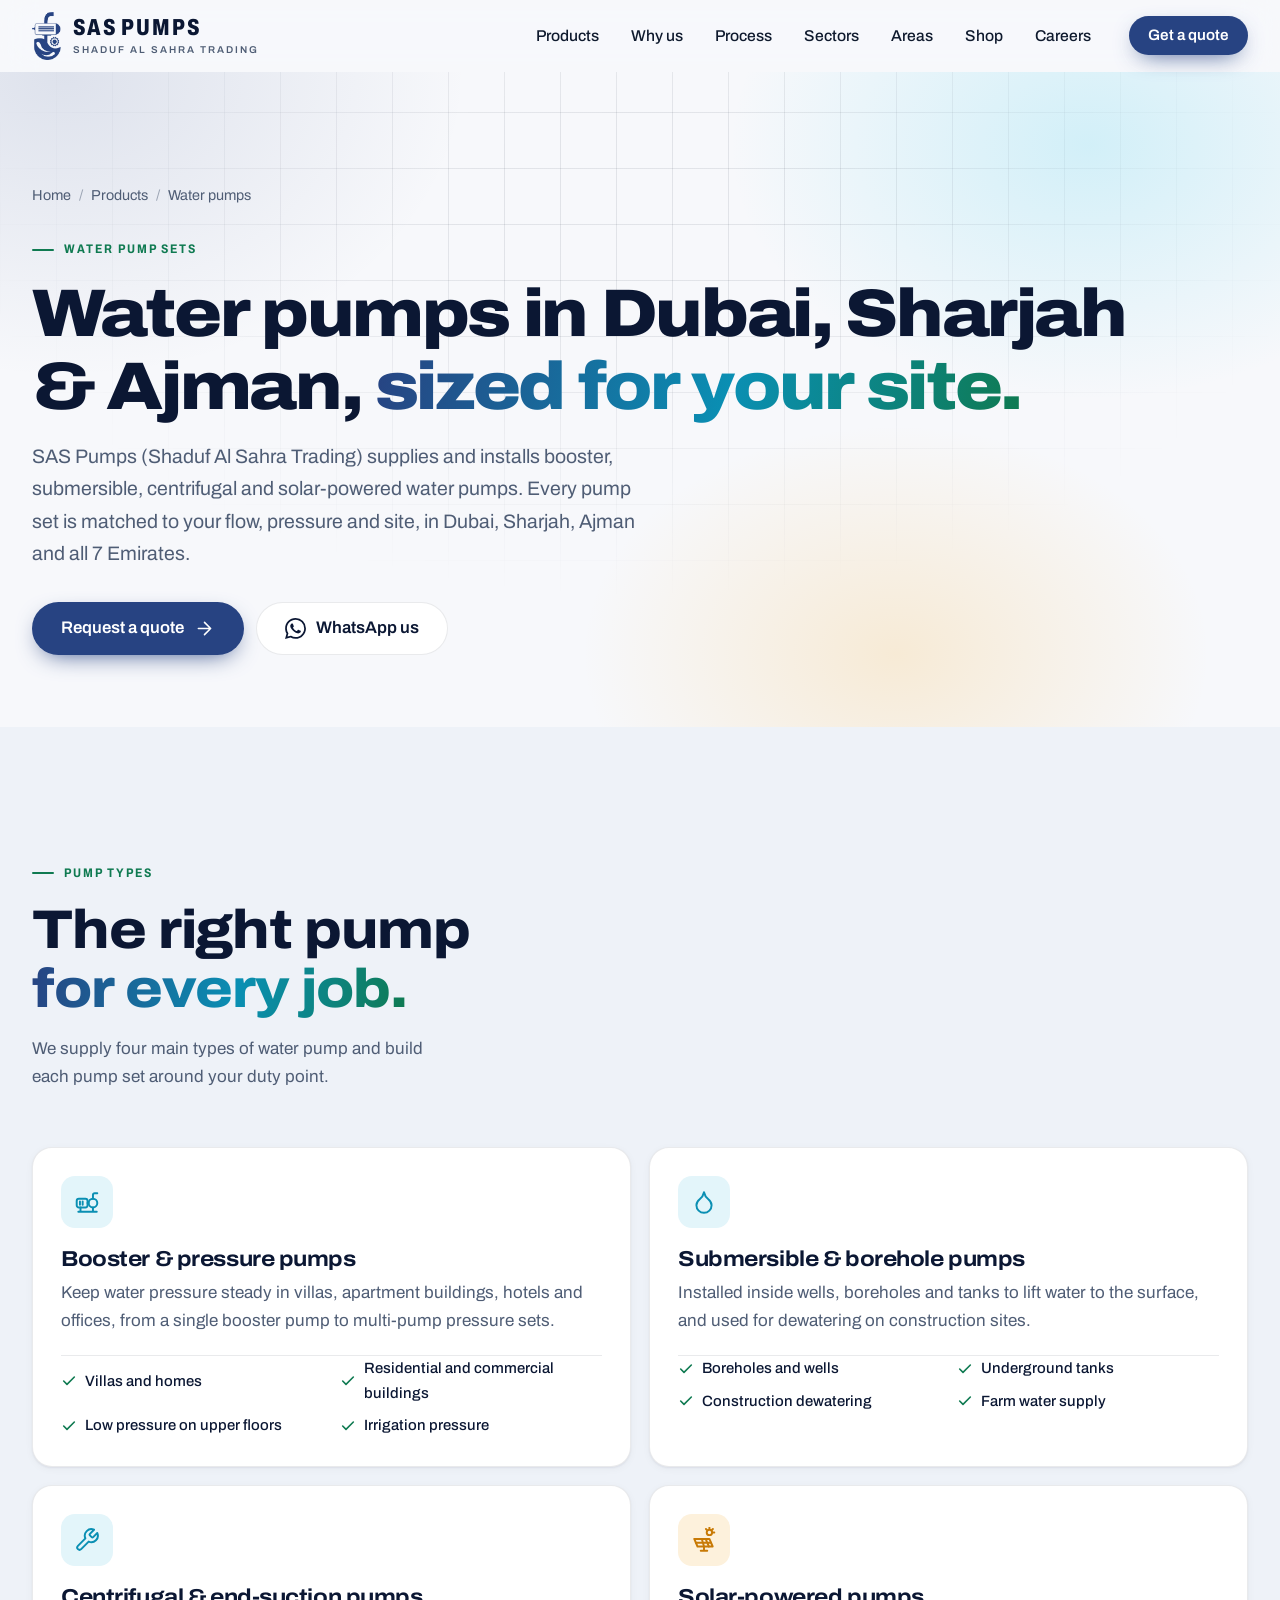
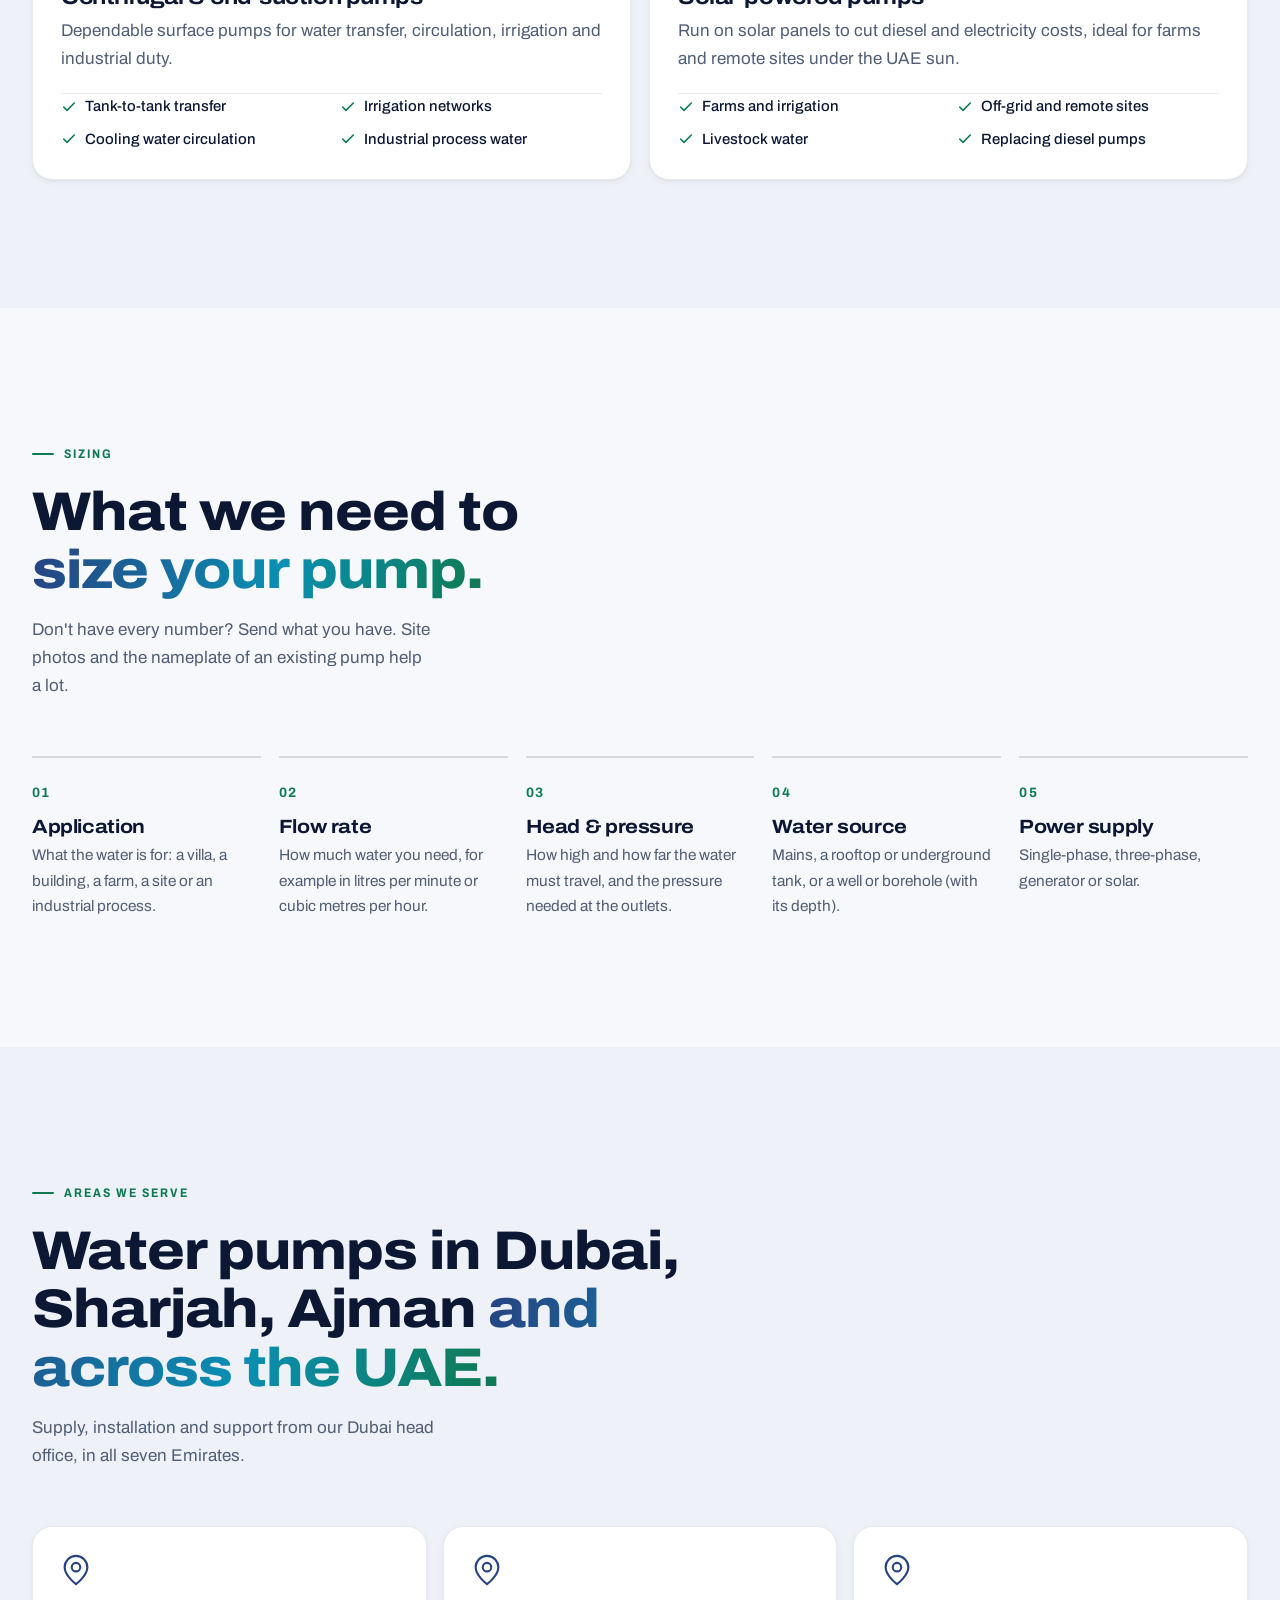
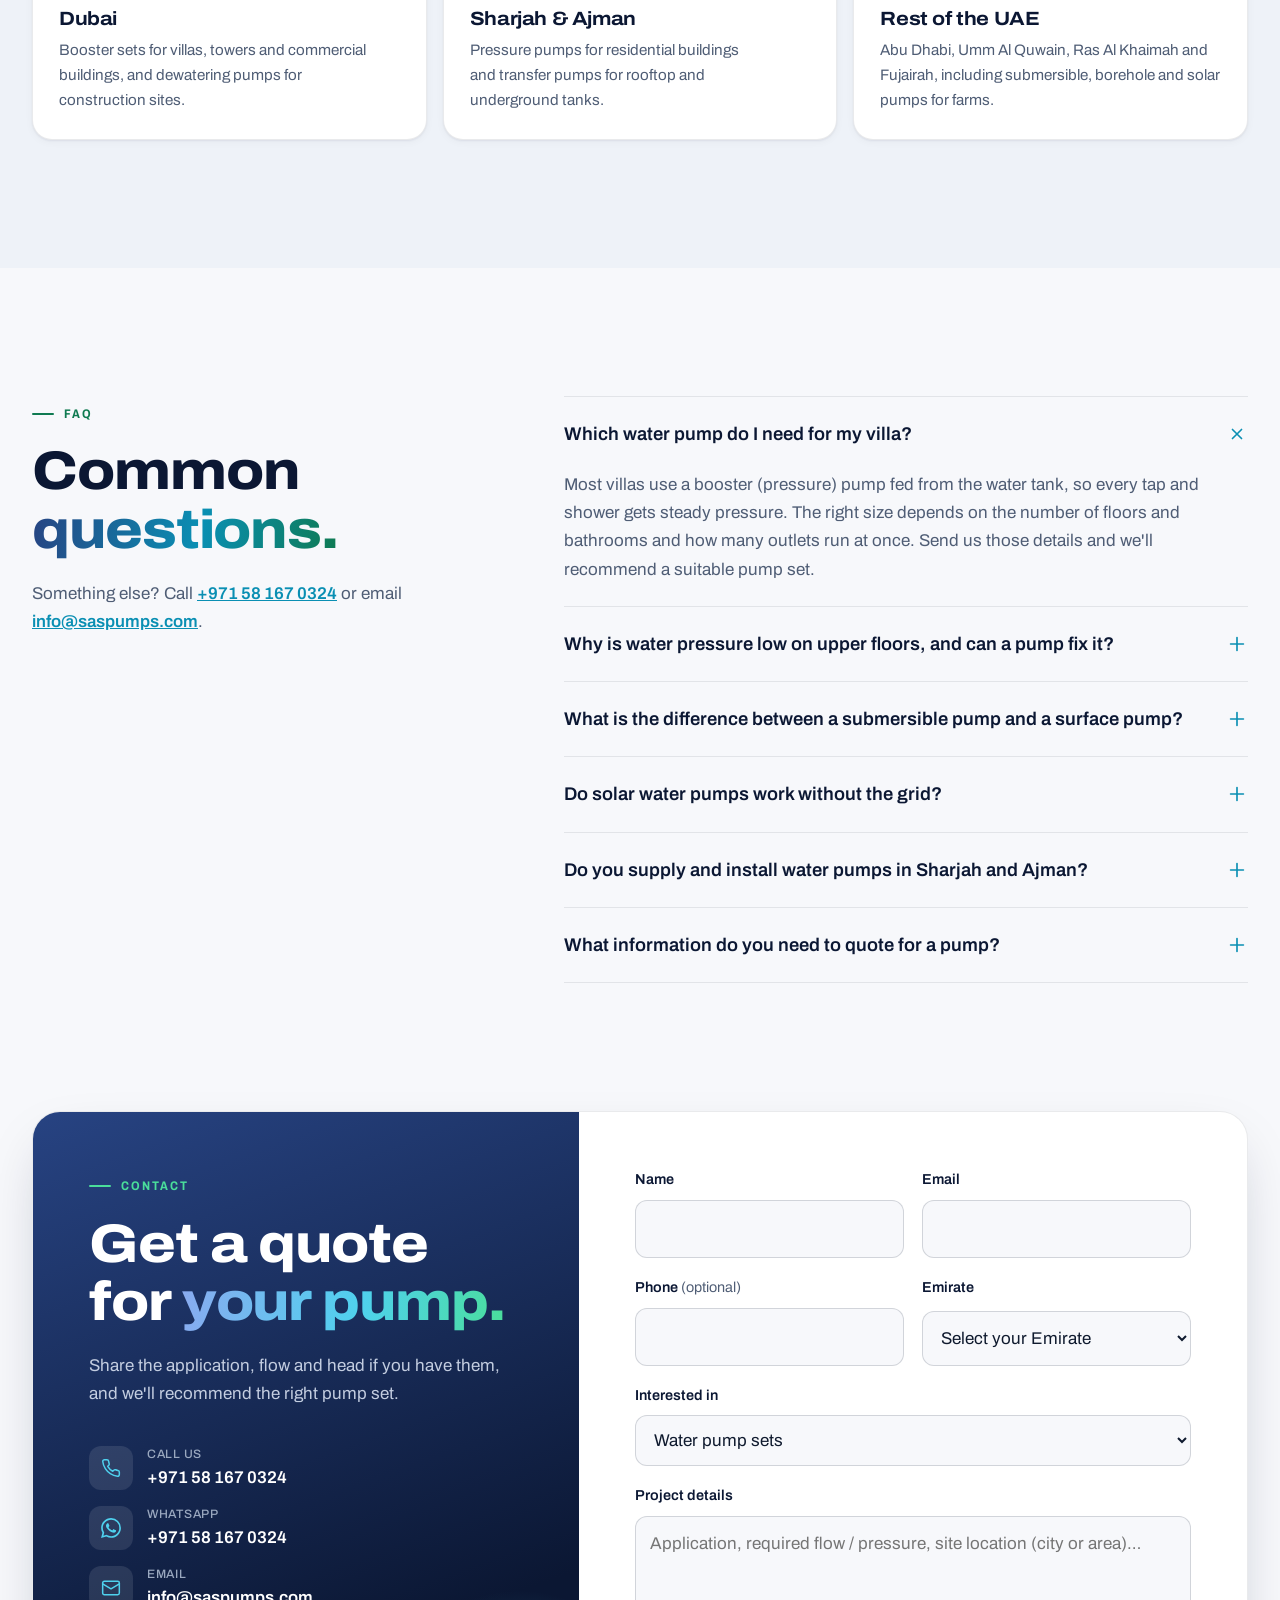
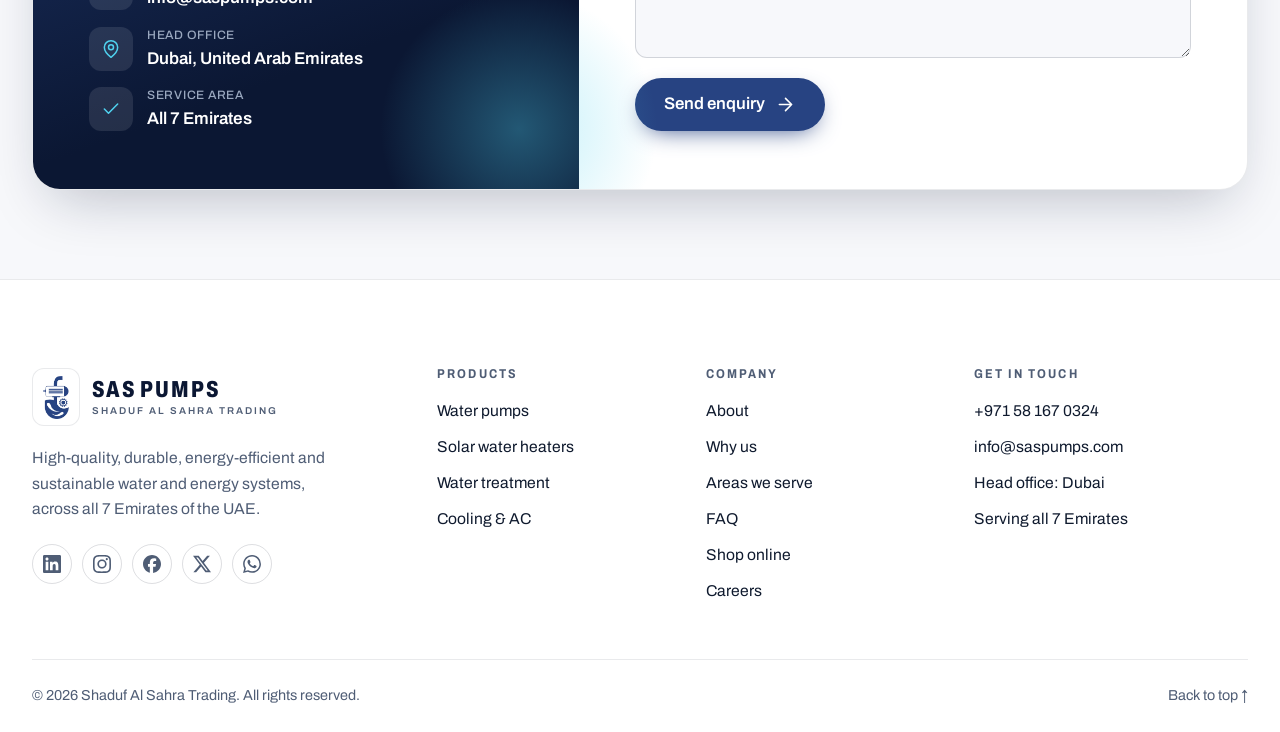
<file: water-pumps.html>
<!DOCTYPE html>
<html lang="en">

<head>
    <meta charset="UTF-8">
    <meta name="viewport" content="width=device-width, initial-scale=1, viewport-fit=cover">

    <title>Water Pumps UAE | Dubai, Sharjah &amp; Ajman | SAS Pumps</title>
    <meta name="description" content="Booster, submersible, centrifugal and solar water pumps from SAS Pumps (Shaduf), supplied, installed and supported in Dubai, Sharjah, Ajman and across the UAE.">
    <meta name="robots" content="index, follow, max-image-preview:large, max-snippet:-1">
    <link rel="canonical" href="https://saspumps.com/water-pumps.html">
    <meta name="theme-color" content="#ffffff" media="(prefers-color-scheme: light)">
    <meta name="theme-color" content="#08101f" media="(prefers-color-scheme: dark)">
    <meta name="color-scheme" content="light dark">

    <meta property="og:type" content="website">
    <meta property="og:url" content="https://saspumps.com/water-pumps.html">
    <meta property="og:site_name" content="SAS Pumps">
    <meta property="og:title" content="Water Pumps &amp; Pump Sets in the UAE | SAS Pumps">
    <meta property="og:description" content="Booster, submersible, centrifugal and solar water pumps from SAS Pumps (Shaduf), supplied, installed and supported in Dubai, Sharjah, Ajman and across the UAE.">
    <meta property="og:image" content="https://saspumps.com/assets/img/og-image.jpg">
    <meta property="og:image:width" content="1200">
    <meta property="og:image:height" content="630">
    <meta property="og:locale" content="en_AE">
    <meta name="twitter:card" content="summary_large_image">
    <meta name="twitter:title" content="Water Pumps &amp; Pump Sets in the UAE | SAS Pumps">
    <meta name="twitter:description" content="Booster, submersible, centrifugal and solar water pumps from SAS Pumps (Shaduf), supplied, installed and supported in Dubai, Sharjah, Ajman and across the UAE.">
    <meta name="twitter:image" content="https://saspumps.com/assets/img/og-image.jpg">

    <link rel="icon" href="/assets/icons/favicon.ico" sizes="48x48">
    <link rel="icon" href="/assets/icons/favicon-32.png" type="image/png" sizes="32x32">
    <link rel="apple-touch-icon" href="/assets/icons/apple-touch-icon.png">
    <link rel="manifest" href="/site.webmanifest">

    <link rel="preconnect" href="https://fonts.googleapis.com">
    <link rel="preconnect" href="https://fonts.gstatic.com" crossorigin>
    <link rel="stylesheet"
        href="https://fonts.googleapis.com/css2?family=Archivo:ital,wdth,wght@0,62..125,300..900;1,62..125,300..900&display=swap">
    <link rel="stylesheet" href="/styles.css">

    <script type="application/ld+json">
    {
      "@context": "https://schema.org",
      "@graph": [
        {
          "@type": "WebPage",
          "@id": "https://saspumps.com/water-pumps.html#webpage",
          "url": "https://saspumps.com/water-pumps.html",
          "name": "Water Pumps UAE | Dubai, Sharjah & Ajman | SAS Pumps",
          "description": "Booster, submersible, centrifugal and solar water pumps from SAS Pumps (Shaduf), supplied, installed and supported in Dubai, Sharjah, Ajman and across the UAE.",
          "isPartOf": {
            "@id": "https://saspumps.com/#website"
          },
          "about": {
            "@id": "https://saspumps.com/water-pumps.html#service"
          },
          "breadcrumb": {
            "@id": "https://saspumps.com/water-pumps.html#breadcrumb"
          },
          "inLanguage": "en"
        },
        {
          "@type": "BreadcrumbList",
          "@id": "https://saspumps.com/water-pumps.html#breadcrumb",
          "itemListElement": [
            {
              "@type": "ListItem",
              "position": 1,
              "name": "Home",
              "item": "https://saspumps.com/"
            },
            {
              "@type": "ListItem",
              "position": 2,
              "name": "Products",
              "item": "https://saspumps.com/#products"
            },
            {
              "@type": "ListItem",
              "position": 3,
              "name": "Water pumps",
              "item": "https://saspumps.com/water-pumps.html"
            }
          ]
        },
        {
          "@type": "Service",
          "@id": "https://saspumps.com/water-pumps.html#service",
          "provider": {
            "@id": "https://saspumps.com/#organization"
          },
          "areaServed": [
            {
              "@type": "Country",
              "name": "United Arab Emirates"
            },
            {
              "@type": "AdministrativeArea",
              "name": "Dubai"
            },
            {
              "@type": "AdministrativeArea",
              "name": "Abu Dhabi"
            },
            {
              "@type": "AdministrativeArea",
              "name": "Sharjah"
            },
            {
              "@type": "AdministrativeArea",
              "name": "Ajman"
            },
            {
              "@type": "AdministrativeArea",
              "name": "Umm Al Quwain"
            },
            {
              "@type": "AdministrativeArea",
              "name": "Ras Al Khaimah"
            },
            {
              "@type": "AdministrativeArea",
              "name": "Fujairah"
            }
          ],
          "name": "Water pump supply and installation",
          "serviceType": "Water pump sets",
          "description": "Booster, submersible, centrifugal and solar-powered water pumps, sized, supplied, installed and supported across the UAE.",
          "hasOfferCatalog": {
            "@type": "OfferCatalog",
            "name": "Water pumps",
            "itemListElement": [
              {
                "@type": "Offer",
                "itemOffered": {
                  "@type": "Service",
                  "name": "Booster and pressure pumps"
                }
              },
              {
                "@type": "Offer",
                "itemOffered": {
                  "@type": "Service",
                  "name": "Submersible and borehole pumps"
                }
              },
              {
                "@type": "Offer",
                "itemOffered": {
                  "@type": "Service",
                  "name": "Centrifugal and end-suction pumps"
                }
              },
              {
                "@type": "Offer",
                "itemOffered": {
                  "@type": "Service",
                  "name": "Solar-powered water pumps"
                }
              }
            ]
          }
        },
        {
          "@type": "FAQPage",
          "@id": "https://saspumps.com/water-pumps.html#faq",
          "mainEntity": [
            {
              "@type": "Question",
              "name": "Which water pump do I need for my villa?",
              "acceptedAnswer": {
                "@type": "Answer",
                "text": "Most villas use a booster (pressure) pump fed from the water tank, so every tap and shower gets steady pressure. The right size depends on the number of floors and bathrooms and how many outlets run at once. Send us those details and we'll recommend a suitable pump set."
              }
            },
            {
              "@type": "Question",
              "name": "Why is water pressure low on upper floors, and can a pump fix it?",
              "acceptedAnswer": {
                "@type": "Answer",
                "text": "Low pressure on upper floors usually means the supply or tank can't deliver enough head to reach them. A correctly sized booster pump set raises and stabilises the pressure. We check the building height, pipe runs and demand before recommending one."
              }
            },
            {
              "@type": "Question",
              "name": "What is the difference between a submersible pump and a surface pump?",
              "acceptedAnswer": {
                "@type": "Answer",
                "text": "A submersible pump sits under water, inside the well, borehole or tank, and pushes water up. A surface pump, such as a centrifugal or booster pump, sits outside the water and draws it in, which only works over a short suction lift. Deep wells and boreholes need submersible pumps; surface pumps suit tanks, transfer and pressure duty."
              }
            },
            {
              "@type": "Question",
              "name": "Do solar water pumps work without the grid?",
              "acceptedAnswer": {
                "@type": "Answer",
                "text": "Yes. A solar pump runs directly from solar panels through a controller, so it needs no grid connection or diesel. It pumps during daylight, and a storage tank keeps water available at night. Systems can also be designed with grid or generator backup."
              }
            },
            {
              "@type": "Question",
              "name": "Do you supply and install water pumps in Sharjah and Ajman?",
              "acceptedAnswer": {
                "@type": "Answer",
                "text": "Yes. From our Dubai head office we supply, install and support pump systems in Dubai, Sharjah, Ajman and the other Emirates: Abu Dhabi, Umm Al Quwain, Ras Al Khaimah and Fujairah."
              }
            },
            {
              "@type": "Question",
              "name": "What information do you need to quote for a pump?",
              "acceptedAnswer": {
                "@type": "Answer",
                "text": "The application, the flow rate you need, the height and distance the water must travel (head), the water source and the available power supply. Photos of the site and of any existing pump's nameplate also help."
              }
            }
          ]
        }
      ]
    }
    </script>
</head>

<body>
    <svg xmlns="http://www.w3.org/2000/svg" hidden>
        <symbol id="i-pump" viewBox="0 0 24 24"><rect x="2.5" y="9" width="10" height="8" rx="2"/><path d="M5.5 11.5v3M8 11.5v3M12.5 13h1"/><circle cx="17.5" cy="13" r="4"/><path d="M17.5 9V5.5a1.5 1.5 0 0 1 1.5-1.5h2.5M4 21h17M6 17v4M17.5 17v4"/></symbol>
        <symbol id="i-solar" viewBox="0 0 24 24"><circle cx="17" cy="5" r="2.5"/><path d="M17 .5v1M21.5 5h-1M20.2 1.8l-.7.7M13.8 1.8l.7.7"/><path d="M3 11h14l3 7H6z"/><path d="M4.5 14.5h14M10 11l2 7M13.5 11l3 7M12 18v4M9 22h6"/></symbol>
        <symbol id="i-sprout" viewBox="0 0 24 24"><path d="M7 20h10M10 20c5.5-2.5.8-6.4 3-10"/><path d="M9.5 9.4c1.1.8 1.8 2.2 2.3 3.7-2 .4-3.5.4-4.8-.3-1.2-.6-2.3-1.9-3-4.2 2.8-.5 4.4 0 5.5.8z"/><path d="M14.1 6a7 7 0 0 0-1.1 4c1.9-.1 3.3-.6 4.3-1.4 1-1 1.6-2.3 1.7-4.6-2.7.1-4 1-4.9 2z"/></symbol>
        <symbol id="i-droplet" viewBox="0 0 24 24"><path d="M12 22a7 7 0 0 0 7-7c0-2-1-3.9-3-5.5s-3.5-4-4-6.5c-.5 2.5-2 4.9-4 6.5C6 11.1 5 13 5 15a7 7 0 0 0 7 7z"/></symbol>
        <symbol id="i-filter" viewBox="0 0 24 24"><path d="M3 4h18l-7 8.5V19l-4 2v-8.5z"/></symbol>
        <symbol id="i-thermo" viewBox="0 0 24 24"><path d="M14 4v10.54a4 4 0 1 1-4 0V4a2 2 0 0 1 4 0z"/><path d="M18 5h3M18 9h3M18 13h2"/></symbol>
        <symbol id="i-wind" viewBox="0 0 24 24"><path d="M12.8 19.6A2 2 0 1 0 14 16H2M17.5 8a2.5 2.5 0 1 1 2 4H2M9.8 4.4A2 2 0 1 1 11 8H2"/></symbol>
        <symbol id="i-bolt" viewBox="0 0 24 24"><path d="M13 2 3 14h9l-1 8 10-12h-9z"/></symbol>
        <symbol id="i-bulb" viewBox="0 0 24 24"><path d="M15 14c.2-1 .7-1.7 1.5-2.5 1-.9 1.5-2.2 1.5-3.5A6 6 0 0 0 6 8c0 1 .2 2.2 1.5 3.5.7.7 1.3 1.5 1.5 2.5M9 18h6M10 22h4"/></symbol>
        <symbol id="i-wrench" viewBox="0 0 24 24"><path d="M14.7 6.3a1 1 0 0 0 0 1.4l1.6 1.6a1 1 0 0 0 1.4 0l3.77-3.77a6 6 0 0 1-7.94 7.94l-6.91 6.91a2.12 2.12 0 0 1-3-3l6.91-6.91a6 6 0 0 1 7.94-7.94z"/></symbol>
        <symbol id="i-shield" viewBox="0 0 24 24"><path d="M20 13c0 5-3.5 7.5-7.66 8.95a1 1 0 0 1-.67-.01C7.5 20.5 4 18 4 13V6a1 1 0 0 1 1-1c2 0 4.5-1.2 6.24-2.72a1.17 1.17 0 0 1 1.52 0C14.51 3.81 17 5 19 5a1 1 0 0 1 1 1z"/><path d="m9 12 2 2 4-4"/></symbol>
        <symbol id="i-leaf" viewBox="0 0 24 24"><path d="M11 20A7 7 0 0 1 9.8 6.1C15.5 5 17 4.48 19 2c1 2 2 4.18 2 8 0 5.5-4.78 10-10 10z"/><path d="M2 21c0-3 1.85-5.36 5.08-6C9.5 14.52 12 13 13 12"/></symbol>
        <symbol id="i-hardhat" viewBox="0 0 24 24"><path d="M2 18a1 1 0 0 0 1 1h18a1 1 0 0 0 1-1v-2a1 1 0 0 0-1-1H3a1 1 0 0 0-1 1z"/><path d="M10 10V5a1 1 0 0 1 1-1h2a1 1 0 0 1 1 1v5M4 15v-3a6 6 0 0 1 6-6M14 6a6 6 0 0 1 6 6v3"/></symbol>
        <symbol id="i-home" viewBox="0 0 24 24"><path d="M3 10.5 12 3l9 7.5V20a1 1 0 0 1-1 1h-5v-6h-6v6H4a1 1 0 0 1-1-1z"/></symbol>
        <symbol id="i-landmark" viewBox="0 0 24 24"><path d="M3 22h18M6 18v-7M10 18v-7M14 18v-7M18 18v-7M12 2l8 5H4z"/></symbol>
        <symbol id="i-factory" viewBox="0 0 24 24"><path d="M2 21h20M3 21V10l6 4v-4l6 4V4h5v17M7 17h2M13 17h2"/></symbol>
        <symbol id="i-phone" viewBox="0 0 24 24"><path d="M22 16.92v3a2 2 0 0 1-2.18 2 19.79 19.79 0 0 1-8.63-3.07 19.5 19.5 0 0 1-6-6 19.79 19.79 0 0 1-3.07-8.67A2 2 0 0 1 4.11 2h3a2 2 0 0 1 2 1.72c.13.96.36 1.9.7 2.81a2 2 0 0 1-.45 2.11L8.09 9.91a16 16 0 0 0 6 6l1.27-1.27a2 2 0 0 1 2.11-.45c.91.34 1.85.57 2.81.7A2 2 0 0 1 22 16.92z"/></symbol>
        <symbol id="i-mail" viewBox="0 0 24 24"><rect x="2" y="4" width="20" height="16" rx="2"/><path d="m22 7-10 6L2 7"/></symbol>
        <symbol id="i-pin" viewBox="0 0 24 24"><path d="M20 10c0 6-8 12-8 12s-8-6-8-12a8 8 0 0 1 16 0z"/><circle cx="12" cy="10" r="3"/></symbol>
        <symbol id="i-arrow" viewBox="0 0 24 24"><path d="M5 12h14M12 5l7 7-7 7"/></symbol>
        <symbol id="i-arrow-ur" viewBox="0 0 24 24"><path d="M7 17 17 7M7 7h10v10"/></symbol>
        <symbol id="i-check" viewBox="0 0 24 24"><path d="M20 6 9 17l-5-5"/></symbol>
        <symbol id="i-plus" viewBox="0 0 24 24"><path d="M12 5v14M5 12h14"/></symbol>
        <symbol id="i-menu" viewBox="0 0 24 24"><path d="M4 7h16M4 12h16M4 17h16"/></symbol>
        <symbol id="i-close" viewBox="0 0 24 24"><path d="M18 6 6 18M6 6l12 12"/></symbol>
        <symbol id="i-linkedin" viewBox="0 0 24 24"><path d="M20.447 20.452h-3.554v-5.569c0-1.328-.027-3.037-1.852-3.037-1.853 0-2.136 1.445-2.136 2.939v5.667H9.351V9h3.414v1.561h.046c.477-.9 1.637-1.85 3.37-1.85 3.601 0 4.267 2.37 4.267 5.455v6.286zM5.337 7.433c-1.144 0-2.063-.926-2.063-2.065 0-1.138.92-2.063 2.063-2.063 1.14 0 2.064.925 2.064 2.063 0 1.139-.925 2.065-2.064 2.065zm1.782 13.019H3.555V9h3.564v11.452zM22.225 0H1.771C.792 0 0 .774 0 1.729v20.542C0 23.227.792 24 1.771 24h20.451C23.2 24 24 23.227 24 22.271V1.729C24 .774 23.2 0 22.222 0h.003z"/></symbol>
        <symbol id="i-instagram" viewBox="0 0 24 24"><path d="M7.0301.084c-1.2768.0602-2.1487.264-2.911.5634-.7888.3075-1.4575.72-2.1228 1.3877-.6652.6677-1.075 1.3368-1.3802 2.127-.2954.7638-.4956 1.6365-.552 2.914-.0564 1.2775-.0689 1.6882-.0626 4.947.0062 3.2586.0206 3.6671.0825 4.9473.061 1.2765.264 2.1482.5635 2.9107.308.7889.72 1.4573 1.388 2.1228.6679.6655 1.3365 1.0743 2.1285 1.38.7632.295 1.6361.4961 2.9134.552 1.2773.056 1.6884.069 4.9462.0627 3.2578-.0062 3.668-.0207 4.9478-.0814 1.28-.0607 2.147-.2652 2.9098-.5633.7889-.3086 1.4578-.72 2.1228-1.3881.665-.6682 1.0745-1.3378 1.3795-2.1284.2957-.7632.4966-1.636.552-2.9124.056-1.2809.0692-1.6898.063-4.948-.0063-3.2583-.021-3.6668-.0817-4.9465-.0607-1.2797-.264-2.1487-.5633-2.9117-.3084-.7889-.72-1.4568-1.3876-2.1228C21.2982 1.33 20.628.9208 19.8378.6165 19.074.321 18.2017.1197 16.9244.0645 15.6471.0093 15.236-.005 11.977.0014 8.718.0076 8.31.0215 7.0301.0839m.1402 21.6932c-1.17-.0509-1.8053-.2453-2.2287-.408-.5606-.216-.96-.4771-1.3819-.895-.422-.4178-.6811-.8186-.9-1.378-.1644-.4234-.3624-1.058-.4171-2.228-.0595-1.2645-.072-1.6442-.079-4.848-.007-3.2037.0053-3.583.0607-4.848.05-1.169.2456-1.805.408-2.2282.216-.5613.4762-.96.895-1.3816.4188-.4217.8184-.6814 1.3783-.9003.423-.1651 1.0575-.3614 2.227-.4171 1.2655-.06 1.6447-.072 4.848-.079 3.2033-.007 3.5835.005 4.8495.0608 1.169.0508 1.8053.2445 2.228.408.5608.216.96.4754 1.3816.895.4217.4194.6816.8176.9005 1.3787.1653.4217.3617 1.056.4169 2.2263.0602 1.2655.0739 1.645.0796 4.848.0058 3.203-.0055 3.5834-.061 4.848-.051 1.17-.245 1.8055-.408 2.2294-.216.5604-.4763.96-.8954 1.3814-.419.4215-.8181.6811-1.3783.9-.4224.1649-1.0577.3617-2.2262.4174-1.2656.0595-1.6448.072-4.8493.079-3.2045.007-3.5825-.006-4.848-.0608M16.953 5.5864A1.44 1.44 0 1 0 18.39 4.144a1.44 1.44 0 0 0-1.437 1.4424M5.8385 12.012c.0067 3.4032 2.7706 6.1557 6.173 6.1493 3.4026-.0065 6.157-2.7701 6.1506-6.1733-.0065-3.4032-2.771-6.1565-6.174-6.1498-3.403.0067-6.156 2.771-6.1496 6.1738M8 12.0077a4 4 0 1 1 4.008 3.9921A3.9996 3.9996 0 0 1 8 12.0077"/></symbol>
        <symbol id="i-facebook" viewBox="0 0 24 24"><path d="M9.101 23.691v-7.98H6.627v-3.667h2.474v-1.58c0-4.085 1.848-5.978 5.858-5.978.401 0 .955.042 1.468.103a8.68 8.68 0 0 1 1.141.195v3.325a8.623 8.623 0 0 0-.653-.036 26.805 26.805 0 0 0-.733-.009c-.707 0-1.259.096-1.675.309a1.686 1.686 0 0 0-.679.622c-.258.42-.374.995-.374 1.752v1.297h3.919l-.386 2.103-.287 1.564h-3.246v8.245C19.396 23.238 24 18.179 24 12.044c0-6.627-5.373-12-12-12s-12 5.373-12 12c0 5.628 3.874 10.35 9.101 11.647Z"/></symbol>
        <symbol id="i-x" viewBox="0 0 24 24"><path d="M18.901 1.153h3.68l-8.04 9.19L24 22.846h-7.406l-5.8-7.584-6.638 7.584H.474l8.6-9.83L0 1.154h7.594l5.243 6.932ZM17.61 20.644h2.039L6.486 3.24H4.298Z"/></symbol>
        <symbol id="i-whatsapp" viewBox="0 0 24 24"><path d="M17.472 14.382c-.297-.149-1.758-.867-2.03-.967-.273-.099-.471-.148-.67.15-.197.297-.767.966-.94 1.164-.173.199-.347.223-.644.075-.297-.15-1.255-.463-2.39-1.475-.883-.788-1.48-1.761-1.653-2.059-.173-.297-.018-.458.13-.606.134-.133.298-.347.446-.52.149-.174.198-.298.298-.497.099-.198.05-.371-.025-.52-.075-.149-.669-1.612-.916-2.207-.242-.579-.487-.5-.669-.51-.173-.008-.371-.01-.57-.01-.198 0-.52.074-.792.372-.272.297-1.04 1.016-1.04 2.479 0 1.462 1.065 2.875 1.213 3.074.149.198 2.096 3.2 5.077 4.487.709.306 1.262.489 1.694.625.712.227 1.36.195 1.871.118.571-.085 1.758-.719 2.006-1.413.248-.694.248-1.289.173-1.413-.074-.124-.272-.198-.57-.347m-5.421 7.403h-.004a9.87 9.87 0 01-5.031-1.378l-.361-.214-3.741.982.998-3.648-.235-.374a9.86 9.86 0 01-1.51-5.26c.001-5.45 4.436-9.884 9.888-9.884 2.64 0 5.122 1.03 6.988 2.898a9.825 9.825 0 012.893 6.994c-.003 5.45-4.437 9.884-9.885 9.884m8.413-18.297A11.815 11.815 0 0012.05 0C5.495 0 .16 5.335.157 11.892c0 2.096.547 4.142 1.588 5.945L.057 24l6.305-1.654a11.882 11.882 0 005.683 1.448h.005c6.554 0 11.89-5.335 11.893-11.893a11.821 11.821 0 00-3.48-8.413Z"/></symbol>
    </svg>

    <a class="skip-link" href="#main">Skip to content</a>

    <header class="site-header" data-header>
        <div class="container header-inner">
            <a class="brand" href="/" aria-label="SAS Pumps home">
                <img class="brand-mark" src="/assets/img/logo-mark.webp" alt="" width="29" height="48">
                <span class="brand-text">
                    <span class="brand-name">SAS Pumps</span>
                    <span class="brand-sub">Shaduf Al Sahra Trading</span>
                </span>
            </a>
            <nav class="site-nav" id="site-nav" aria-label="Main">
                <ul>
                    <li><a href="/#products">Products</a></li>
                    <li><a href="/#why-us">Why us</a></li>
                    <li><a href="/#process">Process</a></li>
                    <li><a href="/#applications">Sectors</a></li>
                    <li><a href="/#areas">Areas</a></li>
                    <li><a href="/shop.html">Shop</a></li>
                    <li><a href="/careers.html">Careers</a></li>
                    <li class="nav-cta-mobile"><a class="btn btn-primary" href="#contact">Get a quote</a></li>
                </ul>
            </nav>
            <a class="btn btn-primary btn-sm header-cta" href="#contact">Get a quote</a>
            <button class="nav-toggle" type="button" aria-expanded="false" aria-controls="site-nav">
                <span class="visually-hidden">Menu</span>
                <svg class="i i-open" aria-hidden="true"><use href="#i-menu"/></svg>
                <svg class="i i-close" aria-hidden="true"><use href="#i-close"/></svg>
            </button>
        </div>
    </header>

    <main id="main">
        <section class="page-hero" aria-labelledby="page-title">
            <div class="hero-bg" aria-hidden="true"></div>
            <div class="container">
                <nav class="breadcrumb" aria-label="Breadcrumb">
                    <ol role="list">
                        <li><a href="/">Home</a></li>
                        <li><a href="/#products">Products</a></li>
                        <li><span aria-current="page">Water pumps</span></li>
                    </ol>
                </nav>
                <p class="eyebrow">Water pump sets</p>
                <h1 id="page-title">Water pumps in Dubai, Sharjah &amp; Ajman, <span class="accent">sized for your site.</span></h1>
                <p class="lead">SAS Pumps (Shaduf Al Sahra Trading) supplies and installs booster, submersible, centrifugal and solar-powered water pumps. Every pump set is matched to your flow, pressure and site, in Dubai, Sharjah, Ajman and all 7 Emirates.</p>
                <div class="hero-actions">
                    <a class="btn btn-primary btn-lg" href="#contact">Request a quote <svg class="i" aria-hidden="true"><use href="#i-arrow"/></svg></a>
                    <a class="btn btn-ghost btn-lg" href="https://wa.me/971581670324" target="_blank" rel="noopener"><svg class="i i-brand" aria-hidden="true"><use href="#i-whatsapp"/></svg> WhatsApp us</a>
                </div>
            </div>
        </section>

        <section class="section section--alt" id="types" aria-labelledby="types-title">
            <div class="container">
                <div class="section-head reveal">
                    <div>
                        <p class="eyebrow">Pump types</p>
                        <h2 id="types-title" class="h2">The right pump <span class="accent">for every job.</span></h2>
                    </div>
                    <p class="section-intro">We supply four main types of water pump and build each pump set around your duty point.</p>
                </div>
                <ul class="type-grid" role="list">
                    <li class="card type-card reveal">
                        <span class="icon-tile"><svg class="i" aria-hidden="true"><use href="#i-pump"/></svg></span>
                        <h3>Booster &amp; pressure pumps</h3>
                        <p>Keep water pressure steady in villas, apartment buildings, hotels and offices, from a single booster pump to multi-pump pressure sets.</p>
                        <ul class="uses" role="list">
                            <li><svg class="i" aria-hidden="true"><use href="#i-check"/></svg> Villas and homes</li>
                            <li><svg class="i" aria-hidden="true"><use href="#i-check"/></svg> Residential and commercial buildings</li>
                            <li><svg class="i" aria-hidden="true"><use href="#i-check"/></svg> Low pressure on upper floors</li>
                            <li><svg class="i" aria-hidden="true"><use href="#i-check"/></svg> Irrigation pressure</li>
                        </ul>
                    </li>
                    <li class="card type-card reveal">
                        <span class="icon-tile"><svg class="i" aria-hidden="true"><use href="#i-droplet"/></svg></span>
                        <h3>Submersible &amp; borehole pumps</h3>
                        <p>Installed inside wells, boreholes and tanks to lift water to the surface, and used for dewatering on construction sites.</p>
                        <ul class="uses" role="list">
                            <li><svg class="i" aria-hidden="true"><use href="#i-check"/></svg> Boreholes and wells</li>
                            <li><svg class="i" aria-hidden="true"><use href="#i-check"/></svg> Underground tanks</li>
                            <li><svg class="i" aria-hidden="true"><use href="#i-check"/></svg> Construction dewatering</li>
                            <li><svg class="i" aria-hidden="true"><use href="#i-check"/></svg> Farm water supply</li>
                        </ul>
                    </li>
                    <li class="card type-card reveal">
                        <span class="icon-tile"><svg class="i" aria-hidden="true"><use href="#i-wrench"/></svg></span>
                        <h3>Centrifugal &amp; end-suction pumps</h3>
                        <p>Dependable surface pumps for water transfer, circulation, irrigation and industrial duty.</p>
                        <ul class="uses" role="list">
                            <li><svg class="i" aria-hidden="true"><use href="#i-check"/></svg> Tank-to-tank transfer</li>
                            <li><svg class="i" aria-hidden="true"><use href="#i-check"/></svg> Irrigation networks</li>
                            <li><svg class="i" aria-hidden="true"><use href="#i-check"/></svg> Cooling water circulation</li>
                            <li><svg class="i" aria-hidden="true"><use href="#i-check"/></svg> Industrial process water</li>
                        </ul>
                    </li>
                    <li class="card type-card reveal">
                        <span class="icon-tile icon-tile--sun"><svg class="i" aria-hidden="true"><use href="#i-solar"/></svg></span>
                        <h3>Solar-powered pumps</h3>
                        <p>Run on solar panels to cut diesel and electricity costs, ideal for farms and remote sites under the UAE sun.</p>
                        <ul class="uses" role="list">
                            <li><svg class="i" aria-hidden="true"><use href="#i-check"/></svg> Farms and irrigation</li>
                            <li><svg class="i" aria-hidden="true"><use href="#i-check"/></svg> Off-grid and remote sites</li>
                            <li><svg class="i" aria-hidden="true"><use href="#i-check"/></svg> Livestock water</li>
                            <li><svg class="i" aria-hidden="true"><use href="#i-check"/></svg> Replacing diesel pumps</li>
                        </ul>
                    </li>
                </ul>
            </div>
        </section>

        <section class="section" id="sizing" aria-labelledby="sizing-title">
            <div class="container">
                <div class="section-head reveal">
                    <div>
                        <p class="eyebrow">Sizing</p>
                        <h2 id="sizing-title" class="h2">What we need to <span class="accent">size your pump.</span></h2>
                    </div>
                    <p class="section-intro">Don&#x27;t have every number? Send what you have. Site photos and the nameplate of an existing pump help a lot.</p>
                </div>
                <ol class="needs" role="list">
                    <li class="need reveal">
                        <span class="need-num" aria-hidden="true">01</span>
                        <h3>Application</h3>
                        <p>What the water is for: a villa, a building, a farm, a site or an industrial process.</p>
                    </li>
                    <li class="need reveal">
                        <span class="need-num" aria-hidden="true">02</span>
                        <h3>Flow rate</h3>
                        <p>How much water you need, for example in litres per minute or cubic metres per hour.</p>
                    </li>
                    <li class="need reveal">
                        <span class="need-num" aria-hidden="true">03</span>
                        <h3>Head &amp; pressure</h3>
                        <p>How high and how far the water must travel, and the pressure needed at the outlets.</p>
                    </li>
                    <li class="need reveal">
                        <span class="need-num" aria-hidden="true">04</span>
                        <h3>Water source</h3>
                        <p>Mains, a rooftop or underground tank, or a well or borehole (with its depth).</p>
                    </li>
                    <li class="need reveal">
                        <span class="need-num" aria-hidden="true">05</span>
                        <h3>Power supply</h3>
                        <p>Single-phase, three-phase, generator or solar.</p>
                    </li>
                </ol>
            </div>
        </section>

        <section class="section section--alt" id="areas" aria-labelledby="areas-title">
            <div class="container">
                <div class="section-head reveal">
                    <div>
                        <p class="eyebrow">Areas we serve</p>
                        <h2 id="areas-title" class="h2">Water pumps in Dubai, Sharjah, Ajman <span class="accent">and across the UAE.</span></h2>
                    </div>
                    <p class="section-intro">Supply, installation and support from our Dubai head office, in all seven Emirates.</p>
                </div>
                <ul class="sector-grid" role="list">
                    <li class="card sector reveal">
                        <svg class="i" aria-hidden="true"><use href="#i-pin"/></svg>
                        <h3>Dubai</h3>
                        <p>Booster sets for villas, towers and commercial buildings, and dewatering pumps for construction sites.</p>
                    </li>
                    <li class="card sector reveal">
                        <svg class="i" aria-hidden="true"><use href="#i-pin"/></svg>
                        <h3>Sharjah &amp; Ajman</h3>
                        <p>Pressure pumps for residential buildings and transfer pumps for rooftop and underground tanks.</p>
                    </li>
                    <li class="card sector reveal">
                        <svg class="i" aria-hidden="true"><use href="#i-pin"/></svg>
                        <h3>Rest of the UAE</h3>
                        <p>Abu Dhabi, Umm Al Quwain, Ras Al Khaimah and Fujairah, including submersible, borehole and solar pumps for farms.</p>
                    </li>
                </ul>
            </div>
        </section>

        <!-- FAQ -->
        <section class="section faq" id="faq" aria-labelledby="faq-title">
            <div class="container faq-grid">
                <div class="reveal">
                    <p class="eyebrow">FAQ</p>
                    <h2 id="faq-title" class="h2">Common <span class="accent">questions.</span></h2>
                    <p class="section-intro">Something else? Call <a href="tel:+971581670324">+971 58 167 0324</a>
                        or email <a href="mailto:info@saspumps.com">info@saspumps.com</a>.</p>
                </div>
                <div class="accordion reveal">
                    <details name="faq" open>
                        <summary>Which water pump do I need for my villa? <svg class="i" aria-hidden="true"><use href="#i-plus"/></svg></summary>
                        <p>Most villas use a booster (pressure) pump fed from the water tank, so every tap and shower gets steady pressure. The right size depends on the number of floors and bathrooms and how many outlets run at once. Send us those details and we&#x27;ll recommend a suitable pump set.</p>
                    </details>
                    <details name="faq">
                        <summary>Why is water pressure low on upper floors, and can a pump fix it? <svg class="i" aria-hidden="true"><use href="#i-plus"/></svg></summary>
                        <p>Low pressure on upper floors usually means the supply or tank can&#x27;t deliver enough head to reach them. A correctly sized booster pump set raises and stabilises the pressure. We check the building height, pipe runs and demand before recommending one.</p>
                    </details>
                    <details name="faq">
                        <summary>What is the difference between a submersible pump and a surface pump? <svg class="i" aria-hidden="true"><use href="#i-plus"/></svg></summary>
                        <p>A submersible pump sits under water, inside the well, borehole or tank, and pushes water up. A surface pump, such as a centrifugal or booster pump, sits outside the water and draws it in, which only works over a short suction lift. Deep wells and boreholes need submersible pumps; surface pumps suit tanks, transfer and pressure duty.</p>
                    </details>
                    <details name="faq">
                        <summary>Do solar water pumps work without the grid? <svg class="i" aria-hidden="true"><use href="#i-plus"/></svg></summary>
                        <p>Yes. A solar pump runs directly from solar panels through a controller, so it needs no grid connection or diesel. It pumps during daylight, and a storage tank keeps water available at night. Systems can also be designed with grid or generator backup.</p>
                    </details>
                    <details name="faq">
                        <summary>Do you supply and install water pumps in Sharjah and Ajman? <svg class="i" aria-hidden="true"><use href="#i-plus"/></svg></summary>
                        <p>Yes. From our Dubai head office we supply, install and support pump systems in Dubai, Sharjah, Ajman and the other Emirates: Abu Dhabi, Umm Al Quwain, Ras Al Khaimah and Fujairah.</p>
                    </details>
                    <details name="faq">
                        <summary>What information do you need to quote for a pump? <svg class="i" aria-hidden="true"><use href="#i-plus"/></svg></summary>
                        <p>The application, the flow rate you need, the height and distance the water must travel (head), the water source and the available power supply. Photos of the site and of any existing pump&#x27;s nameplate also help.</p>
                    </details>
                </div>
            </div>
        </section>

        <!-- Contact -->
        <section class="section contact" id="contact" aria-labelledby="contact-title">
            <div class="container">
                <div class="contact-card reveal">
                    <div class="contact-info">
                        <p class="eyebrow eyebrow--on-dark">Contact</p>
                        <h2 id="contact-title" class="h2">Get a quote for <span class="accent">your pump.</span></h2>
                        <p>Share the application, flow and head if you have them, and we&#x27;ll recommend the right pump set.</p>
                        <ul class="contact-list" role="list">
                            <li><a href="tel:+971581670324"><span class="icon-tile icon-tile--glass"><svg class="i" aria-hidden="true"><use href="#i-phone"/></svg></span><span><small>Call us</small>+971 58 167 0324</span></a></li>
                            <li><a href="https://wa.me/971581670324" target="_blank" rel="noopener"><span class="icon-tile icon-tile--glass"><svg class="i i-brand" aria-hidden="true"><use href="#i-whatsapp"/></svg></span><span><small>WhatsApp</small>+971 58 167 0324</span></a></li>
                            <li><a href="mailto:info@saspumps.com"><span class="icon-tile icon-tile--glass"><svg class="i" aria-hidden="true"><use href="#i-mail"/></svg></span><span><small>Email</small>info@saspumps.com</span></a></li>
                            <li><span class="icon-tile icon-tile--glass"><svg class="i" aria-hidden="true"><use href="#i-pin"/></svg></span><span><small>Head office</small>Dubai, United Arab Emirates</span></li>
                            <li><span class="icon-tile icon-tile--glass"><svg class="i" aria-hidden="true"><use href="#i-check"/></svg></span><span><small>Service area</small>All 7 Emirates</span></li>
                        </ul>
                    </div>

                    <form class="contact-form" id="contactForm" action="https://formspree.io/f/mzezveqv" method="POST">
                        <div class="field">
                            <label for="f-name">Name</label>
                            <input id="f-name" type="text" name="name" autocomplete="name" required>
                        </div>
                        <div class="field">
                            <label for="f-email">Email</label>
                            <input id="f-email" type="email" name="email" autocomplete="email" required>
                        </div>
                        <div class="field">
                            <label for="f-phone">Phone <span class="optional">(optional)</span></label>
                            <input id="f-phone" type="tel" name="phone" autocomplete="tel" inputmode="tel">
                        </div>
                        <div class="field">
                            <label for="f-emirate">Emirate</label>
                            <select id="f-emirate" name="emirate" autocomplete="address-level1">
                                <option value="">Select your Emirate</option>
                                <option>Abu Dhabi</option>
                                <option>Dubai</option>
                                <option>Sharjah</option>
                                <option>Ajman</option>
                                <option>Umm Al Quwain</option>
                                <option>Ras Al Khaimah</option>
                                <option>Fujairah</option>
                            </select>
                        </div>
                        <div class="field field--full">
                            <label for="f-product">Interested in</label>
                            <select id="f-product" name="product">
                                <option value="">Select a product</option>
                                <option selected>Water pump sets</option>
                                <option>Solar water heaters</option>
                                <option>Agricultural products</option>
                                <option>Water treatment</option>
                                <option>Water tanks</option>
                                <option>Cooling &amp; heating systems</option>
                                <option>Air conditioning</option>
                                <option>Other / not sure</option>
                            </select>
                        </div>
                        <div class="field field--full">
                            <label for="f-message">Project details</label>
                            <textarea id="f-message" name="message" rows="4" required
                                placeholder="Application, required flow / pressure, site location (city or area)…"></textarea>
                        </div>
                        <input type="text" name="_gotcha" class="visually-hidden" tabindex="-1" autocomplete="off" aria-hidden="true">
                        <div class="field--full form-foot">
                            <button type="submit" class="btn btn-primary btn-lg">Send enquiry <svg class="i" aria-hidden="true"><use href="#i-arrow"/></svg></button>
                            <p class="form-status" role="status" aria-live="polite"></p>
                        </div>
                    </form>
                </div>
            </div>
        </section>
    </main>

    <footer class="site-footer">
        <div class="container footer-grid">
            <div class="footer-brand">
                <a class="brand" href="/" aria-label="SAS Pumps home">
                    <span class="brand-badge"><img class="brand-mark" src="/assets/img/logo-mark.webp" alt="" width="29" height="48" loading="lazy"></span>
                    <span class="brand-text">
                        <span class="brand-name">SAS Pumps</span>
                        <span class="brand-sub">Shaduf Al Sahra Trading</span>
                    </span>
                </a>
                <p>High-quality, durable, energy-efficient and sustainable water and energy systems, across all 7 Emirates of the UAE.</p>
                <ul class="social-links" role="list">
                    <li><a data-social="linkedin" aria-label="SAS Pumps on LinkedIn"><svg class="i i-brand" aria-hidden="true"><use href="#i-linkedin"/></svg></a></li>
                    <li><a data-social="instagram" aria-label="SAS Pumps on Instagram"><svg class="i i-brand" aria-hidden="true"><use href="#i-instagram"/></svg></a></li>
                    <li><a data-social="facebook" aria-label="SAS Pumps on Facebook"><svg class="i i-brand" aria-hidden="true"><use href="#i-facebook"/></svg></a></li>
                    <li><a data-social="x" aria-label="SAS Pumps on X"><svg class="i i-brand" aria-hidden="true"><use href="#i-x"/></svg></a></li>
                    <li><a data-social="whatsapp" aria-label="SAS Pumps on WhatsApp"><svg class="i i-brand" aria-hidden="true"><use href="#i-whatsapp"/></svg></a></li>
                </ul>
            </div>
            <nav aria-label="Products">
                <h2 class="footer-title">Products</h2>
                <ul role="list">
                    <li><a href="/water-pumps.html">Water pumps</a></li>
                    <li><a href="/solar-water-heaters.html">Solar water heaters</a></li>
                    <li><a href="/#products">Water treatment</a></li>
                    <li><a href="/#products">Cooling &amp; AC</a></li>
                </ul>
            </nav>
            <nav aria-label="Company">
                <h2 class="footer-title">Company</h2>
                <ul role="list">
                    <li><a href="/#about">About</a></li>
                    <li><a href="/#why-us">Why us</a></li>
                    <li><a href="/#areas">Areas we serve</a></li>
                    <li><a href="/#faq">FAQ</a></li>
                    <li><a href="/shop.html">Shop online</a></li>
                    <li><a href="/careers.html">Careers</a></li>
                </ul>
            </nav>
            <div>
                <h2 class="footer-title">Get in touch</h2>
                <ul role="list">
                    <li><a href="tel:+971581670324">+971 58 167 0324</a></li>
                    <li><a href="mailto:info@saspumps.com">info@saspumps.com</a></li>
                    <li>Head office: Dubai</li>
                    <li><a href="/#areas">Serving all 7 Emirates</a></li>
                </ul>
            </div>
        </div>
        <div class="container footer-bottom">
            <p>&copy; <span data-year>2026</span> Shaduf Al Sahra Trading. All rights reserved.</p>
            <a href="#main" class="to-top">Back to top ↑</a>
        </div>
    </footer>

    <script src="/main.js" defer></script>
</body>

</html>
</file>
<file: styles.css>
/* =========================================================
   SAS Pumps — design tokens
   Brand navy is sampled from the logo (#274382).
========================================================= */
:root {
    color-scheme: light dark;

    --navy: #274382;
    --navy-900: #0b1733;
    --water: light-dark(#0a8fb3, #4fd1ee);
    --water-soft: light-dark(#e3f5fa, rgb(79 209 238 / .12));
    --sun: light-dark(#c87a06, #f7b440);
    --sun-soft: light-dark(#fdf1dc, rgb(247 180 64 / .12));
    --green: light-dark(#0f7a51, #4ade9b);
    --green-soft: light-dark(#e2f5ec, rgb(74 222 155 / .12));

    --bg: light-dark(#f7f8fb, #08101f);
    --surface: light-dark(#ffffff, #0f1a2e);
    --surface-2: light-dark(#eef2f8, #15223a);
    --text: light-dark(#0f1a2e, #e6ecf5);
    --text-muted: light-dark(#4f5d75, #9aa8bf);
    --heading: light-dark(#0b1733, #ffffff);
    --line: light-dark(rgb(15 26 46 / .09), rgb(255 255 255 / .09));
    --line-strong: light-dark(rgb(15 26 46 / .14), rgb(255 255 255 / .14));
    --primary: light-dark(#274382, #6d93e6);
    --primary-ink: light-dark(#ffffff, #08101f);
    --accent: light-dark(#0a8fb3, #4fd1ee);

    --shadow-sm: 0 1px 2px rgb(11 23 51 / .06), 0 2px 8px rgb(11 23 51 / .04);
    --shadow-lg: 0 24px 60px -20px rgb(11 23 51 / .28);

    --font: 'Archivo', system-ui, -apple-system, 'Segoe UI', sans-serif;
    --radius: 20px;
    --radius-lg: 28px;
    --container: 1240px;
    --gutter: clamp(16px, 4vw, 32px);
    --header-h: 72px;
    --ease: cubic-bezier(.2, .8, .2, 1);
}

/* =========================================================
   Base
========================================================= */
*, *::before, *::after { box-sizing: border-box; }
* { margin: 0; }

html {
    scroll-behavior: smooth;
    scroll-padding-top: calc(var(--header-h) + 16px);
    -webkit-text-size-adjust: 100%;
}

body {
    font-family: var(--font);
    font-size: 1.0625rem;
    line-height: 1.65;
    color: var(--text);
    background: var(--bg);
    -webkit-font-smoothing: antialiased;
    text-rendering: optimizeLegibility;
    overflow-x: clip;
}

img, picture, svg { display: block; max-width: 100%; }
[hidden] { display: none !important; }
a { color: inherit; }
ul[role="list"], ol[role="list"] { list-style: none; padding: 0; }
button, input, select, textarea { font: inherit; color: inherit; }

h1, h2, h3 {
    color: var(--heading);
    line-height: 1.08;
    text-wrap: balance;
    font-stretch: 112%;
    letter-spacing: -.02em;
}
p { text-wrap: pretty; }

:focus-visible {
    outline: 2px solid var(--accent);
    outline-offset: 3px;
    border-radius: 6px;
}

::selection { background: var(--water); color: #fff; }

@view-transition { navigation: auto; }

.i {
    width: 1.25em;
    height: 1.25em;
    flex: none;
    fill: none;
    stroke: currentColor;
    stroke-width: 1.8;
    stroke-linecap: round;
    stroke-linejoin: round;
}

.i-brand { fill: currentColor; stroke: none; }

.visually-hidden {
    position: absolute !important;
    width: 1px; height: 1px;
    padding: 0; margin: -1px;
    overflow: hidden; clip: rect(0 0 0 0);
    white-space: nowrap; border: 0;
}

.skip-link {
    position: absolute;
    left: 16px; top: -100px;
    z-index: 100;
    padding: 10px 16px;
    border-radius: 10px;
    background: var(--primary);
    color: var(--primary-ink);
    font-weight: 600;
    text-decoration: none;
}
.skip-link:focus { top: 12px; }

.container {
    width: min(100% - 2 * var(--gutter), var(--container));
    margin-inline: auto;
}

.section { padding-block: clamp(72px, 10vw, 128px); }
/* The footer has its own top padding and border, so the last section needs less below it */
main > .section:last-child { padding-bottom: clamp(56px, 7vw, 96px); }

/* =========================================================
   Typography helpers
========================================================= */
.eyebrow {
    display: inline-flex;
    align-items: center;
    gap: 10px;
    margin-bottom: 18px;
    font-size: .78rem;
    font-weight: 700;
    font-stretch: 85%;
    letter-spacing: .16em;
    text-transform: uppercase;
    color: var(--green);
}
.eyebrow::before {
    content: '';
    width: 22px; height: 2px;
    border-radius: 2px;
    background: currentColor;
}
.eyebrow--on-dark { color: #4ade9b; }

.h2 {
    font-size: clamp(2rem, 1.3rem + 3vw, 3.4rem);
    font-weight: 800;
    margin-bottom: 20px;
}

.accent {
    background: linear-gradient(100deg, var(--primary) 0%, var(--water) 55%, var(--green) 100%);
    -webkit-background-clip: text;
    background-clip: text;
    color: transparent;
}

.body-lg { font-size: 1.2rem; color: var(--heading); margin-bottom: 16px; }
.section-intro { color: var(--text-muted); max-width: 42ch; }
.section-intro a { color: var(--accent); font-weight: 600; }

.section-head {
    display: flex;
    flex-wrap: wrap;
    align-items: end;
    justify-content: space-between;
    gap: 16px 48px;
    margin-bottom: clamp(36px, 5vw, 56px);
}
.section-head .h2 { max-width: 20ch; margin-bottom: 0; }

/* =========================================================
   Buttons & links
========================================================= */
.btn {
    display: inline-flex;
    white-space: nowrap;
    align-items: center;
    justify-content: center;
    gap: 10px;
    padding: 12px 22px;
    border: 1px solid transparent;
    border-radius: 999px;
    font-weight: 600;
    font-size: 1rem;
    line-height: 1.2;
    text-decoration: none;
    cursor: pointer;
    transition: transform .25s var(--ease), background-color .25s, box-shadow .25s, border-color .25s, color .25s;
}
.btn .i { transition: transform .25s var(--ease); }
.btn:hover .i { transform: translateX(3px); }
.btn:active { transform: scale(.97); }
.btn-sm { padding: 9px 18px; font-size: .95rem; }
.btn-lg { padding: 15px 28px; font-size: 1.05rem; }

.btn-primary {
    background: var(--primary);
    color: var(--primary-ink);
    box-shadow: 0 8px 24px -10px var(--primary);
}
.btn-primary:hover {
    background: light-dark(#1d3469, #8aaaf0);
    box-shadow: 0 14px 30px -12px var(--primary);
}

.btn-ghost {
    border-color: var(--line);
    background: var(--surface);
    color: var(--heading);
}
.btn-ghost:hover { border-color: var(--primary); }

.link-arrow {
    display: inline-flex;
    align-items: center;
    gap: 6px;
    margin-top: auto;
    padding-top: 18px;
    font-weight: 600;
    font-size: .95rem;
    color: var(--primary);
    text-decoration: none;
}
.link-arrow .i { width: 1em; height: 1em; transition: transform .25s var(--ease); }
.link-arrow:hover .i { transform: translate(2px, -2px); }
.link-arrow::after { content: ''; position: absolute; inset: 0; border-radius: inherit; }

/* =========================================================
   Header
========================================================= */
.site-header {
    position: sticky;
    top: 0;
    z-index: 50;
    height: var(--header-h);
    background: color-mix(in srgb, var(--bg) 72%, transparent);
    backdrop-filter: saturate(180%) blur(16px);
    -webkit-backdrop-filter: saturate(180%) blur(16px);
    border-bottom: 1px solid transparent;
    transition: border-color .3s, background-color .3s;
}
.site-header.is-scrolled {
    border-bottom-color: var(--line);
    background: color-mix(in srgb, var(--bg) 88%, transparent);
}

.header-inner {
    height: 100%;
    display: flex;
    align-items: center;
    gap: 24px;
}

.brand {
    display: inline-flex;
    align-items: center;
    gap: 12px;
    text-decoration: none;
    margin-right: auto;
}
.brand-mark { width: 29px; height: 48px; }
@media (prefers-color-scheme: dark) {
    .site-header .brand-mark {
        width: 38px;
        padding: 4px 6px;
        border-radius: 10px;
        background: #fff;
        object-fit: contain;
    }
}
.brand-text { display: flex; flex-direction: column; line-height: 1; }
.brand-name {
    font-size: 1.45rem;
    font-weight: 800;
    font-stretch: 75%;
    letter-spacing: .08em;
    text-transform: uppercase;
    color: var(--heading);
}
.brand-sub {
    margin-top: 5px;
    font-size: .62rem;
    font-weight: 600;
    letter-spacing: .2em;
    text-transform: uppercase;
    color: var(--text-muted);
}

.site-nav ul {
    display: flex;
    align-items: center;
    gap: 4px;
    list-style: none;
    padding: 0;
}
.site-nav a {
    display: block;
    white-space: nowrap;
    padding: 8px 14px;
    border-radius: 999px;
    font-weight: 500;
    font-size: .98rem;
    text-decoration: none;
    color: var(--text);
    transition: background-color .2s, color .2s;
}
.site-nav a:not(.btn):hover { background: var(--surface-2); color: var(--heading); }
.site-nav a[aria-current="page"] { color: var(--primary); font-weight: 600; }
.nav-cta-mobile { display: none; }

.nav-toggle {
    display: none;
    place-items: center;
    width: 44px; height: 44px;
    border: 1px solid var(--line);
    border-radius: 12px;
    background: var(--surface);
    color: var(--heading);
    cursor: pointer;
}
.nav-toggle .i { width: 22px; height: 22px; grid-area: 1 / 1; }
.nav-toggle .i-close,
.nav-toggle[aria-expanded="true"] .i-open { display: none; }
.nav-toggle[aria-expanded="true"] .i-close { display: block; }

@media (max-width: 1100px) {
    .nav-toggle { display: grid; }
    .header-cta { display: none; }
    .site-nav {
        position: fixed;
        inset: var(--header-h) 0 auto 0;
        padding: 12px var(--gutter) 24px;
        background: var(--bg);
        border-bottom: 1px solid var(--line);
        box-shadow: var(--shadow-lg);
        opacity: 0;
        visibility: hidden;
        translate: 0 -8px;
        transition: opacity .25s, translate .25s var(--ease), visibility .25s;
    }
    .site-nav.is-open { opacity: 1; visibility: visible; translate: 0 0; }
    .site-nav ul { flex-direction: column; align-items: stretch; gap: 2px; }
    .site-nav a { padding: 14px 12px; font-size: 1.1rem; border-radius: 12px; }
    .nav-cta-mobile { display: block; margin-top: 12px; }
    .nav-cta-mobile .btn { width: 100%; }
}

@media (max-width: 420px) {
    .brand-sub { display: none; }
}

/* =========================================================
   Hero
========================================================= */
.hero {
    position: relative;
    isolation: isolate;
    padding-block: clamp(40px, 7vw, 96px) clamp(56px, 8vw, 112px);
    overflow: hidden;
}
.hero-bg {
    position: absolute;
    inset: calc(-1 * var(--header-h)) 0 0 0;
    z-index: -1;
    background:
        radial-gradient(40% 50% at 85% 20%, light-dark(rgb(79 209 238 / .22), rgb(79 209 238 / .16)), transparent 70%),
        radial-gradient(35% 45% at 70% 90%, light-dark(rgb(247 180 64 / .20), rgb(247 180 64 / .10)), transparent 70%),
        radial-gradient(45% 60% at 5% 10%, light-dark(rgb(39 67 130 / .12), rgb(109 147 230 / .14)), transparent 70%);
}
.hero-bg::after {
    content: '';
    position: absolute;
    inset: 0;
    background-image:
        linear-gradient(var(--line) 1px, transparent 1px),
        linear-gradient(90deg, var(--line) 1px, transparent 1px);
    background-size: 56px 56px;
    mask-image: radial-gradient(70% 70% at 50% 30%, #000 20%, transparent 75%);
}

.hero-grid {
    display: grid;
    grid-template-columns: 1.1fr .9fr;
    align-items: center;
    gap: clamp(40px, 6vw, 80px);
}

.hero .eyebrow {
    padding: 7px 14px 7px 12px;
    border: 1px solid var(--line);
    border-radius: 999px;
    background: var(--surface);
    color: var(--text);
    letter-spacing: .08em;
    box-shadow: var(--shadow-sm);
}
.hero .eyebrow::before { display: none; }
.pulse {
    width: 8px; height: 8px;
    border-radius: 50%;
    background: var(--green);
    box-shadow: 0 0 0 0 var(--green);
    animation: pulse 2.4s infinite;
}
@keyframes pulse {
    70% { box-shadow: 0 0 0 8px transparent; }
    100% { box-shadow: 0 0 0 0 transparent; }
}

.hero h1 {
    font-size: clamp(2.5rem, 1.4rem + 4.6vw, 4.6rem);
    font-weight: 850;
    letter-spacing: -.035em;
    line-height: 1.02;
    margin-bottom: 24px;
}
.hero h1 .accent { display: block; }

.lead {
    max-width: 56ch;
    font-size: clamp(1.05rem, 1rem + .3vw, 1.22rem);
    color: var(--text-muted);
    margin-bottom: 32px;
}

.hero-actions { display: flex; flex-wrap: wrap; gap: 12px; margin-bottom: 32px; }

.hero-points {
    display: flex;
    flex-wrap: wrap;
    gap: 10px 24px;
    font-size: .95rem;
    color: var(--text-muted);
}
.hero-points li { display: inline-flex; align-items: center; gap: 8px; }
.hero-points .i { width: 18px; height: 18px; color: var(--green); stroke-width: 2.4; }

.hero-media {
    position: relative;
    aspect-ratio: 5 / 4.4;
}
.hero-media picture,
.hero-media img {
    width: 100%;
    height: 100%;
}
.hero-media img {
    object-fit: cover;
    border-radius: var(--radius-lg);
    box-shadow: var(--shadow-lg);
}

.float-card {
    position: absolute;
    display: flex;
    align-items: center;
    gap: 12px;
    padding: 12px 18px 12px 12px;
    border: 1px solid light-dark(rgb(255 255 255 / .7), rgb(255 255 255 / .12));
    border-radius: 18px;
    background: light-dark(rgb(255 255 255 / .82), rgb(15 26 46 / .78));
    backdrop-filter: blur(14px);
    -webkit-backdrop-filter: blur(14px);
    box-shadow: var(--shadow-lg);
    line-height: 1.25;
    animation: float 6s ease-in-out infinite;
}
.float-card strong { display: block; color: var(--heading); font-size: .98rem; }
.float-card small { color: var(--text-muted); font-size: .82rem; }
.float-card--top { top: 8%; left: -28px; }
.float-card--bottom { bottom: 9%; right: -20px; animation-delay: -3s; }
.float-icon {
    display: grid;
    place-items: center;
    width: 40px; height: 40px;
    border-radius: 12px;
    background: var(--sun-soft);
    color: var(--sun);
}
.float-icon--water { background: var(--water-soft); color: var(--water); }
@keyframes float { 50% { translate: 0 -8px; } }

@media (max-width: 900px) {
    .hero-grid { grid-template-columns: 1fr; }
    .hero-media { aspect-ratio: 4 / 3; max-width: 640px; }
    .float-card--top { left: 12px; top: 12px; }
    .float-card--bottom { right: 12px; bottom: 12px; }
}

/* =========================================================
   Ticker
========================================================= */
.ticker {
    overflow: hidden;
    border-block: 1px solid var(--line);
    background: var(--surface);
    padding-block: 18px;
    mask-image: linear-gradient(90deg, transparent, #000 10%, #000 90%, transparent);
}
.ticker-track {
    display: flex;
    width: max-content;
    animation: ticker 40s linear infinite;
}
.ticker span {
    display: inline-flex;
    align-items: center;
    gap: 40px;
    padding-right: 40px;
    font-size: 1.15rem;
    font-weight: 700;
    font-stretch: 80%;
    letter-spacing: .06em;
    text-transform: uppercase;
    color: var(--text-muted);
    white-space: nowrap;
}
.ticker span::after {
    content: '';
    width: 7px; height: 7px;
    rotate: 45deg;
    background: var(--water);
}
@keyframes ticker { to { translate: -50% 0; } }

/* =========================================================
   Cards & icon tiles
========================================================= */
.card {
    position: relative;
    background: var(--surface);
    border: 1px solid var(--line);
    border-radius: var(--radius);
    box-shadow: var(--shadow-sm);
    transition: transform .35s var(--ease), box-shadow .35s var(--ease), border-color .35s;
}
.card:hover {
    transform: translateY(-4px);
    box-shadow: var(--shadow-lg);
    border-color: light-dark(rgb(39 67 130 / .25), rgb(109 147 230 / .35));
}

.icon-tile {
    display: grid;
    place-items: center;
    flex: none;
    width: 52px; height: 52px;
    border-radius: 14px;
    background: var(--water-soft);
    color: var(--water);
}
.icon-tile .i { width: 26px; height: 26px; }
.icon-tile--sun { background: var(--sun-soft); color: var(--sun); }
.icon-tile--green { background: var(--green-soft); color: var(--green); }
.icon-tile--glass { background: rgb(255 255 255 / .1); color: #4fd1ee; width: 44px; height: 44px; border-radius: 12px; }
.icon-tile--glass .i { width: 20px; height: 20px; }

/* =========================================================
   About
========================================================= */
.about-grid {
    display: grid;
    grid-template-columns: 1fr 1fr;
    gap: clamp(40px, 6vw, 96px);
    align-items: center;
}
.about-grid > div > p:not(.eyebrow):not(.body-lg) { color: var(--text-muted); }

.pillars { display: grid; gap: 14px; }
.pillar {
    display: flex;
    gap: 18px;
    align-items: flex-start;
    padding: 22px;
    border-radius: var(--radius);
    background: var(--surface);
    border: 1px solid var(--line);
}
.pillar h3 { font-size: 1.2rem; margin-bottom: 4px; }
.pillar p { color: var(--text-muted); font-size: .98rem; }

@media (max-width: 860px) { .about-grid { grid-template-columns: 1fr; } }

/* =========================================================
   Products — bento
========================================================= */
.products { background: var(--surface-2); }

.bento {
    display: grid;
    grid-template-columns: repeat(12, 1fr);
    gap: 18px;
}
.product {
    grid-column: span 3;
    display: flex;
    flex-direction: column;
    padding: 28px;
}
.product--side { grid-column: span 4; }
.product h3 { font-size: 1.4rem; margin: 22px 0 10px; }
.product p { color: var(--text-muted); font-size: .98rem; }

/* Desktop: photo fills the top of the tall feature card, text sits below */
.product--feature {
    grid-column: span 8;
    grid-row: span 2;
    padding: 0;
    overflow: hidden;
    display: grid;
    grid-template-rows: minmax(260px, 1fr) auto;
}
.product-media { position: relative; overflow: hidden; }
.product-media img {
    position: absolute;
    inset: 0;
    width: 100%;
    height: 100%;
    object-fit: cover;
    transition: scale .8s var(--ease);
}
.product--feature:hover .product-media img { scale: 1.04; }
.product-body {
    display: flex;
    flex-direction: column;
    padding: 32px;
}
.product--feature h3 { font-size: clamp(1.6rem, 1.2rem + 1vw, 2.1rem); }
.product--feature .product-specs { grid-template-columns: repeat(2, minmax(0, 1fr)); gap: 10px 24px; }
.product--photo { padding: 0; overflow: hidden; }
.product-thumb img {
    width: 100%;
    height: auto;
    aspect-ratio: 16 / 9;
    object-fit: cover;
    transition: scale .8s var(--ease);
}
.product--photo:hover .product-thumb img { scale: 1.04; }
.product-photo-body {
    display: flex;
    flex: 1;
    flex-direction: column;
    padding: 0 28px 28px;
}
/* Icons overlapping a photo: solid colour so they stay visible on any image */
.product-photo-body .icon-tile,
.product--feature .icon-tile {
    position: relative;
    margin-top: -26px;
    border: 4px solid var(--surface);
    box-sizing: content-box;
    background: var(--water);
    color: light-dark(#fff, #08101f);
    box-shadow: 0 6px 16px -6px rgb(11 23 51 / .45);
}
.product--feature .icon-tile { margin-top: -58px; } /* body has 32px top padding */
.product-photo-body .icon-tile--sun { background: var(--sun); }
.product-photo-body .icon-tile--green { background: var(--green); }
.product-specs { display: grid; gap: 10px; margin-top: 22px; }
.product-specs li {
    display: flex;
    align-items: center;
    gap: 10px;
    font-size: .95rem;
    font-weight: 500;
    color: var(--heading);
}
.product-specs .i { width: 18px; height: 18px; color: var(--green); stroke-width: 2.4; }

@media (max-width: 1024px) {
    .bento { grid-template-columns: repeat(2, 1fr); }
    .product { grid-column: span 1; }
    .product--feature { grid-column: 1 / -1; grid-row: auto; grid-template-rows: none; grid-template-columns: 1fr 1fr; }
    .product--feature .product-specs { grid-template-columns: 1fr; }
    .product--feature .icon-tile { margin-top: 0; } /* photo sits beside the text here */
}
@media (max-width: 640px) {
    .bento { grid-template-columns: 1fr; }
    .product--feature { grid-template-columns: 1fr; }
    .product-media { aspect-ratio: 16 / 10; }
    .product--feature .icon-tile { margin-top: -58px; }
}

/* =========================================================
   Shop online (coming soon)
========================================================= */
.shop-card {
    position: relative;
    isolation: isolate;
    overflow: hidden;
    display: grid;
    grid-template-columns: 1.4fr 1fr;
    align-items: center;
    gap: 32px;
    padding: clamp(28px, 5vw, 56px);
    border: 1px solid var(--line);
    border-radius: var(--radius-lg);
    background: var(--surface);
    box-shadow: var(--shadow-sm);
}
.shop-card::before {
    content: '';
    position: absolute;
    inset: 0;
    z-index: -1;
    background:
        radial-gradient(45% 70% at 85% 50%, var(--water-soft), transparent 70%),
        radial-gradient(35% 60% at 100% 100%, var(--green-soft), transparent 70%);
}
.shop-copy > p:not(.eyebrow) { max-width: 52ch; color: var(--text-muted); }
.shop-copy .hero-actions { margin: 28px 0 0; }
.shop-visual {
    display: grid;
    justify-items: center;
    gap: 16px;
}
.shop-icon {
    display: grid;
    place-items: center;
    width: clamp(110px, 14vw, 150px);
    aspect-ratio: 1;
    border-radius: 50%;
    background: var(--surface);
    border: 1px solid var(--line);
    box-shadow: var(--shadow-lg);
    color: var(--primary);
}
.shop-icon .i { width: 44%; height: 44%; stroke-width: 1.5; }
.soon-badge {
    padding: 6px 14px;
    border-radius: 999px;
    background: var(--green-soft);
    color: var(--green);
    font-size: .8rem;
    font-weight: 700;
    letter-spacing: .12em;
    text-transform: uppercase;
}

@media (max-width: 800px) {
    .shop-card { grid-template-columns: 1fr; }
    .shop-visual { order: -1; justify-content: start; grid-auto-flow: column; align-items: center; }
    .shop-icon { width: 72px; }
}

/* =========================================================
   Why us — dark band
========================================================= */
.why {
    position: relative;
    isolation: isolate;
    background: #0a1426;
    color: #c3cde0;
    overflow: hidden;
    color-scheme: dark;
    border-block: 1px solid rgb(255 255 255 / .06);
}
.why::before {
    content: '';
    position: absolute;
    inset: 0;
    z-index: -1;
    background:
        radial-gradient(40% 50% at 0% 0%, rgb(39 67 130 / .55), transparent 70%),
        radial-gradient(35% 45% at 100% 100%, rgb(79 209 238 / .16), transparent 70%);
}
.why h2, .why h3 { color: #fff; }
.why .accent { background-image: linear-gradient(100deg, #8aaaf0, #4fd1ee 55%, #4ade9b); }

.features {
    display: grid;
    grid-template-columns: repeat(4, 1fr);
    gap: 1px;
    border-radius: var(--radius);
    overflow: hidden;
    background: rgb(255 255 255 / .08);
    border: 1px solid rgb(255 255 255 / .08);
}
.feature {
    padding: 28px;
    background: #0b1528;
    transition: background-color .3s;
}
.feature:hover { background: #0f1c35; }
.feature .i { width: 30px; height: 30px; color: #4fd1ee; margin-bottom: 18px; stroke-width: 1.6; }
.feature h3 { font-size: 1.2rem; margin-bottom: 8px; }
.feature p { font-size: .96rem; color: #9aa8bf; }

.why .section-intro { color: #9aa8bf; }

@media (max-width: 1024px) { .features { grid-template-columns: 1fr 1fr; } }
@media (max-width: 560px) { .features { grid-template-columns: 1fr; } }

/* =========================================================
   Process
========================================================= */
.steps {
    display: grid;
    grid-template-columns: repeat(3, 1fr);
    gap: 18px;
    counter-reset: step;
}
.step {
    position: relative;
    padding: 32px 24px 8px 0;
    border-top: 2px solid var(--line);
}
.step::before {
    content: '';
    position: absolute;
    top: -2px; left: 0;
    width: 64px; height: 2px;
    background: linear-gradient(90deg, var(--primary), var(--water));
}
.step-num {
    display: block;
    margin-bottom: 20px;
    font-size: 3.5rem;
    font-weight: 900;
    font-stretch: 75%;
    line-height: 1;
    color: transparent;
    -webkit-text-stroke: 1.5px var(--primary);
}
.step h3 { font-size: 1.35rem; margin-bottom: 10px; }
.step p { color: var(--text-muted); }

@media (max-width: 800px) { .steps { grid-template-columns: 1fr; } }

/* =========================================================
   Sectors
========================================================= */
.sectors { background: var(--surface-2); }
.sector-grid {
    display: grid;
    grid-template-columns: repeat(auto-fit, minmax(210px, 1fr));
    gap: 16px;
}
.sector { padding: 26px; }
.sector .i { width: 34px; height: 34px; color: var(--primary); margin-bottom: 22px; stroke-width: 1.5; }
.sector h3 { font-size: 1.2rem; margin-bottom: 8px; }
.sector p { color: var(--text-muted); font-size: .95rem; }

/* =========================================================
   Areas served
========================================================= */
.areas-grid {
    display: grid;
    grid-template-columns: .85fr 1.15fr;
    gap: clamp(32px, 6vw, 80px);
    align-items: start;
}
.areas-grid .section-intro { margin-bottom: 28px; }
.emirate-grid {
    display: grid;
    grid-template-columns: repeat(auto-fill, minmax(200px, 1fr));
    gap: 12px;
}
.emirate {
    display: flex;
    gap: 12px;
    align-items: center;
    padding: 18px 20px;
}
.emirate > .i { width: 22px; height: 22px; color: var(--accent); }
.emirate h3 { display: flex; flex-wrap: wrap; align-items: center; gap: 8px; font-size: 1.12rem; }
.tag {
    padding: 2px 8px;
    border-radius: 999px;
    background: var(--water-soft);
    color: var(--accent);
    font-size: .68rem;
    font-weight: 700;
    font-stretch: 90%;
    letter-spacing: .08em;
    text-transform: uppercase;
}

@media (max-width: 900px) { .areas-grid { grid-template-columns: 1fr; } }

/* =========================================================
   FAQ
========================================================= */
.faq-grid {
    display: grid;
    grid-template-columns: .8fr 1.2fr;
    gap: clamp(32px, 6vw, 96px);
    align-items: start;
}
.accordion { border-top: 1px solid var(--line); }
.accordion details { border-bottom: 1px solid var(--line); }
.accordion summary {
    display: flex;
    align-items: center;
    justify-content: space-between;
    gap: 24px;
    padding: 22px 0;
    font-size: 1.15rem;
    font-weight: 600;
    color: var(--heading);
    cursor: pointer;
    list-style: none;
}
.accordion summary::-webkit-details-marker { display: none; }
.accordion summary .i {
    width: 22px; height: 22px;
    color: var(--accent);
    transition: rotate .3s var(--ease);
}
.accordion details[open] summary .i { rotate: 45deg; }
.accordion details p { padding: 0 40px 22px 0; color: var(--text-muted); }

@supports (interpolate-size: allow-keywords) {
    :root { interpolate-size: allow-keywords; }
    .accordion details::details-content {
        height: 0;
        overflow: clip;
        transition: height .35s var(--ease), content-visibility .35s allow-discrete;
    }
    .accordion details[open]::details-content { height: auto; }
}

@media (max-width: 860px) { .faq-grid { grid-template-columns: 1fr; } }

/* =========================================================
   Contact
========================================================= */
/* Areas, FAQ and contact share a background, so don't stack both sections' padding */
.areas + .faq,
.faq:not(.section--alt) + .contact { padding-top: 0; }

.contact-card {
    display: grid;
    grid-template-columns: .9fr 1.1fr;
    border-radius: var(--radius-lg);
    overflow: hidden;
    background: var(--surface);
    border: 1px solid var(--line);
    box-shadow: var(--shadow-lg);
}

.contact-info {
    position: relative;
    isolation: isolate;
    padding: clamp(32px, 5vw, 56px);
    background: linear-gradient(160deg, #274382, #0b1733 75%);
    color: #c3cde0;
}
.contact-info::after {
    content: '';
    position: absolute;
    right: -80px; bottom: -80px;
    z-index: -1;
    width: 280px; height: 280px;
    border-radius: 50%;
    background: radial-gradient(circle, rgb(79 209 238 / .35), transparent 70%);
}
.contact-info .h2 { color: #fff; }
.contact-info .accent { background-image: linear-gradient(100deg, #8aaaf0, #4fd1ee 55%, #4ade9b); }

.contact-list { display: grid; gap: 12px; margin-top: 36px; }
.contact-list li > a,
.contact-list li > span:first-child:not(.icon-tile),
.contact-list li { display: flex; align-items: center; gap: 14px; }
.contact-list a { text-decoration: none; color: #fff; font-weight: 600; }
.contact-list li { color: #fff; font-weight: 600; }
.contact-list small {
    display: block;
    font-size: .76rem;
    font-weight: 500;
    letter-spacing: .06em;
    text-transform: uppercase;
    color: #9aa8bf;
}
.contact-list a:hover .icon-tile { background: #4fd1ee; color: #0b1733; }

.contact-form {
    display: grid;
    grid-template-columns: 1fr 1fr;
    gap: 18px;
    padding: clamp(28px, 5vw, 56px);
}
.field { display: grid; gap: 6px; }
.field--full { grid-column: 1 / -1; }
.field label { font-size: .9rem; font-weight: 600; color: var(--heading); }
.optional { font-weight: 400; color: var(--text-muted); }
.field input,
.field select,
.field textarea {
    width: 100%;
    padding: 13px 14px;
    border: 1px solid light-dark(rgb(15 26 46 / .16), rgb(255 255 255 / .14));
    border-radius: 12px;
    background: var(--bg);
    transition: border-color .2s, box-shadow .2s;
}
.field textarea { resize: vertical; min-height: 120px; }
.field input:focus,
.field select:focus,
.field textarea:focus {
    outline: none;
    border-color: var(--accent);
    box-shadow: 0 0 0 4px var(--water-soft);
}
.field input:user-invalid,
.field textarea:user-invalid { border-color: #e11d48; }

.form-foot { display: flex; flex-wrap: wrap; align-items: center; gap: 16px; }
.form-status { font-weight: 600; font-size: .95rem; }
.form-status.is-success { color: var(--green); }
.form-status.is-error { color: light-dark(#be123c, #fb7185); }
.contact-form button[disabled] { opacity: .7; cursor: progress; }

@media (max-width: 900px) { .contact-card { grid-template-columns: 1fr; } }
@media (max-width: 560px) { .contact-form { grid-template-columns: 1fr; } }

/* =========================================================
   Footer
========================================================= */
.site-footer {
    padding-top: clamp(56px, 8vw, 88px);
    border-top: 1px solid var(--line);
    background: var(--surface);
    font-size: .98rem;
}
.footer-grid {
    display: grid;
    grid-template-columns: 1.6fr 1fr 1fr 1.2fr;
    gap: 40px;
}
.footer-brand p { margin-top: 18px; max-width: 34ch; color: var(--text-muted); }
.brand-badge {
    display: grid;
    place-items: center;
    width: 48px; height: 58px;
    border-radius: 12px;
    background: #fff;
    border: 1px solid var(--line);
}
.brand-badge .brand-mark { width: 26px; height: 43px; }
.site-footer .social-links { display: flex; flex-wrap: wrap; gap: 10px; margin-top: 22px; }
.site-footer .social-links a {
    display: grid;
    place-items: center;
    width: 40px; height: 40px;
    border-radius: 50%;
    border: 1px solid var(--line-strong);
    color: var(--text-muted);
    transition: background-color .25s, color .25s, border-color .25s, transform .25s var(--ease);
}
.social-links .i-brand { width: 18px; height: 18px; }
.site-footer .social-links a[href]:hover {
    background: var(--primary);
    border-color: var(--primary);
    color: var(--primary-ink);
    transform: translateY(-2px);
}
.footer-title {
    margin-bottom: 16px;
    font-size: .8rem;
    font-weight: 700;
    font-stretch: 85%;
    letter-spacing: .16em;
    text-transform: uppercase;
    color: var(--text-muted);
}
.site-footer ul { display: grid; gap: 10px; }
.site-footer li a { text-decoration: none; color: var(--text); }
.site-footer li a:hover { color: var(--primary); }

.footer-bottom {
    display: flex;
    flex-wrap: wrap;
    justify-content: space-between;
    gap: 12px;
    margin-top: 56px;
    padding-block: 24px;
    border-top: 1px solid var(--line);
    font-size: .9rem;
    color: var(--text-muted);
}
.to-top { text-decoration: none; }
.to-top:hover { color: var(--primary); }

@media (max-width: 860px) { .footer-grid { grid-template-columns: 1fr 1fr; } .footer-brand { grid-column: 1 / -1; } }

/* =========================================================
   Product pages
========================================================= */
.section--alt { background: var(--surface-2); }
.page-hero .hero-actions { margin: 32px 0 0; }

.type-grid {
    display: grid;
    grid-template-columns: repeat(2, 1fr);
    gap: 18px;
}
.type-card { display: flex; flex-direction: column; padding: 28px; }
.type-card h3 { font-size: 1.35rem; margin: 20px 0 8px; }
.type-card > p { color: var(--text-muted); }
.uses {
    display: grid;
    grid-template-columns: repeat(2, minmax(0, 1fr));
    gap: 8px 16px;
    margin-top: 20px;
    padding-top: 18px;
    border-top: 1px solid var(--line);
    font-size: .93rem;
    font-weight: 500;
    color: var(--heading);
}
.uses li { display: flex; align-items: center; gap: 8px; }
.uses .i { width: 16px; height: 16px; color: var(--green); stroke-width: 2.4; }

.needs {
    display: grid;
    grid-template-columns: repeat(auto-fit, minmax(200px, 1fr));
    gap: 18px;
}
.need {
    padding: 24px 0 0;
    border-top: 2px solid var(--line-strong);
}
.need-num {
    display: block;
    margin-bottom: 12px;
    font-size: .85rem;
    font-weight: 700;
    letter-spacing: .1em;
    color: var(--green);
}
.need h3 { font-size: 1.2rem; margin-bottom: 6px; }
.need p { color: var(--text-muted); font-size: .96rem; }

@media (max-width: 800px) { .type-grid { grid-template-columns: 1fr; } }
@media (max-width: 420px) { .uses { grid-template-columns: 1fr; } }

/* =========================================================
   Page header (inner pages) & careers
========================================================= */
.page-hero {
    position: relative;
    isolation: isolate;
    overflow: hidden;
    padding-block: clamp(56px, 9vw, 112px) clamp(40px, 6vw, 72px);
}
.page-hero h1 {
    font-size: clamp(2.4rem, 1.5rem + 4vw, 4.2rem);
    font-weight: 850;
    letter-spacing: -.035em;
    margin-bottom: 18px;
}
.page-hero .lead { margin-bottom: 0; }
.page-hero-grid {
    display: grid;
    grid-template-columns: 1.1fr .9fr;
    align-items: center;
    gap: clamp(32px, 5vw, 64px);
}
.page-hero-media img {
    width: 100%;
    height: auto;
    aspect-ratio: 4 / 3;
    object-fit: cover;
    border-radius: var(--radius-lg);
    box-shadow: var(--shadow-lg);
}
@media (max-width: 900px) { .page-hero-grid { grid-template-columns: 1fr; } }

.breadcrumb ol {
    display: flex;
    flex-wrap: wrap;
    gap: 8px;
    margin-bottom: 24px;
    font-size: .9rem;
    color: var(--text-muted);
}
.breadcrumb li + li::before { content: '/'; margin-right: 8px; opacity: .5; }
.breadcrumb a { text-decoration: none; }
.breadcrumb a:hover { color: var(--primary); }

.jobs-grid {
    display: grid;
    grid-template-columns: repeat(auto-fill, minmax(320px, 1fr));
    gap: 18px;
}
.job {
    display: flex;
    flex-direction: column;
    padding: 28px;
}
.job-dept {
    font-size: .78rem;
    font-weight: 700;
    letter-spacing: .12em;
    text-transform: uppercase;
    color: var(--accent);
}
.job h2 { font-size: 1.5rem; margin: 8px 0 12px; }
.job-meta { display: flex; flex-wrap: wrap; gap: 8px; margin-bottom: 16px; }
.chip {
    display: inline-flex;
    align-items: center;
    gap: 6px;
    padding: 5px 12px;
    border-radius: 999px;
    background: var(--surface-2);
    font-size: .85rem;
    color: var(--text-muted);
}
.chip .i { width: 14px; height: 14px; }
.job p { color: var(--text-muted); }
.job .btn { align-self: flex-start; margin-top: 24px; }

.empty-state {
    display: grid;
    justify-items: center;
    gap: 12px;
    padding: clamp(40px, 6vw, 72px) 24px;
    text-align: center;
    border: 1.5px dashed light-dark(rgb(15 26 46 / .15), rgb(255 255 255 / .15));
    border-radius: var(--radius-lg);
}
.empty-state .icon-tile { width: 64px; height: 64px; border-radius: 18px; }
.empty-state h2 { font-size: 1.6rem; }
.empty-state p { max-width: 48ch; color: var(--text-muted); }
.empty-state .btn { margin-top: 8px; }

/* 404 */
.not-found { min-height: 60vh; display: grid; align-content: center; }
.not-found .code {
    font-size: clamp(5rem, 3rem + 10vw, 10rem);
    font-weight: 900;
    font-stretch: 75%;
    line-height: .9;
    color: transparent;
    -webkit-text-stroke: 2px var(--primary);
}

/* =========================================================
   Motion
========================================================= */
@media (prefers-reduced-motion: no-preference) {
    @supports (animation-timeline: view()) {
        .reveal {
            animation: reveal linear both;
            animation-timeline: view();
            animation-range: entry 0% entry 45%;
        }
    }
    .hero-copy > * { animation: rise .8s var(--ease) both; }
    .hero-copy > :nth-child(2) { animation-delay: .08s; }
    .hero-copy > :nth-child(3) { animation-delay: .16s; }
    .hero-copy > :nth-child(4) { animation-delay: .24s; }
    .hero-copy > :nth-child(5) { animation-delay: .32s; }
    .hero-media { animation: rise 1s .2s var(--ease) both; }
}
@keyframes reveal { from { opacity: 0; translate: 0 36px; } }
@keyframes rise { from { opacity: 0; translate: 0 24px; } }

@media (prefers-reduced-motion: reduce) {
    html { scroll-behavior: auto; }
    *, *::before, *::after {
        animation-duration: .01ms !important;
        animation-iteration-count: 1 !important;
        transition-duration: .01ms !important;
    }
    .ticker-track { animation: none; }
}
</file>
